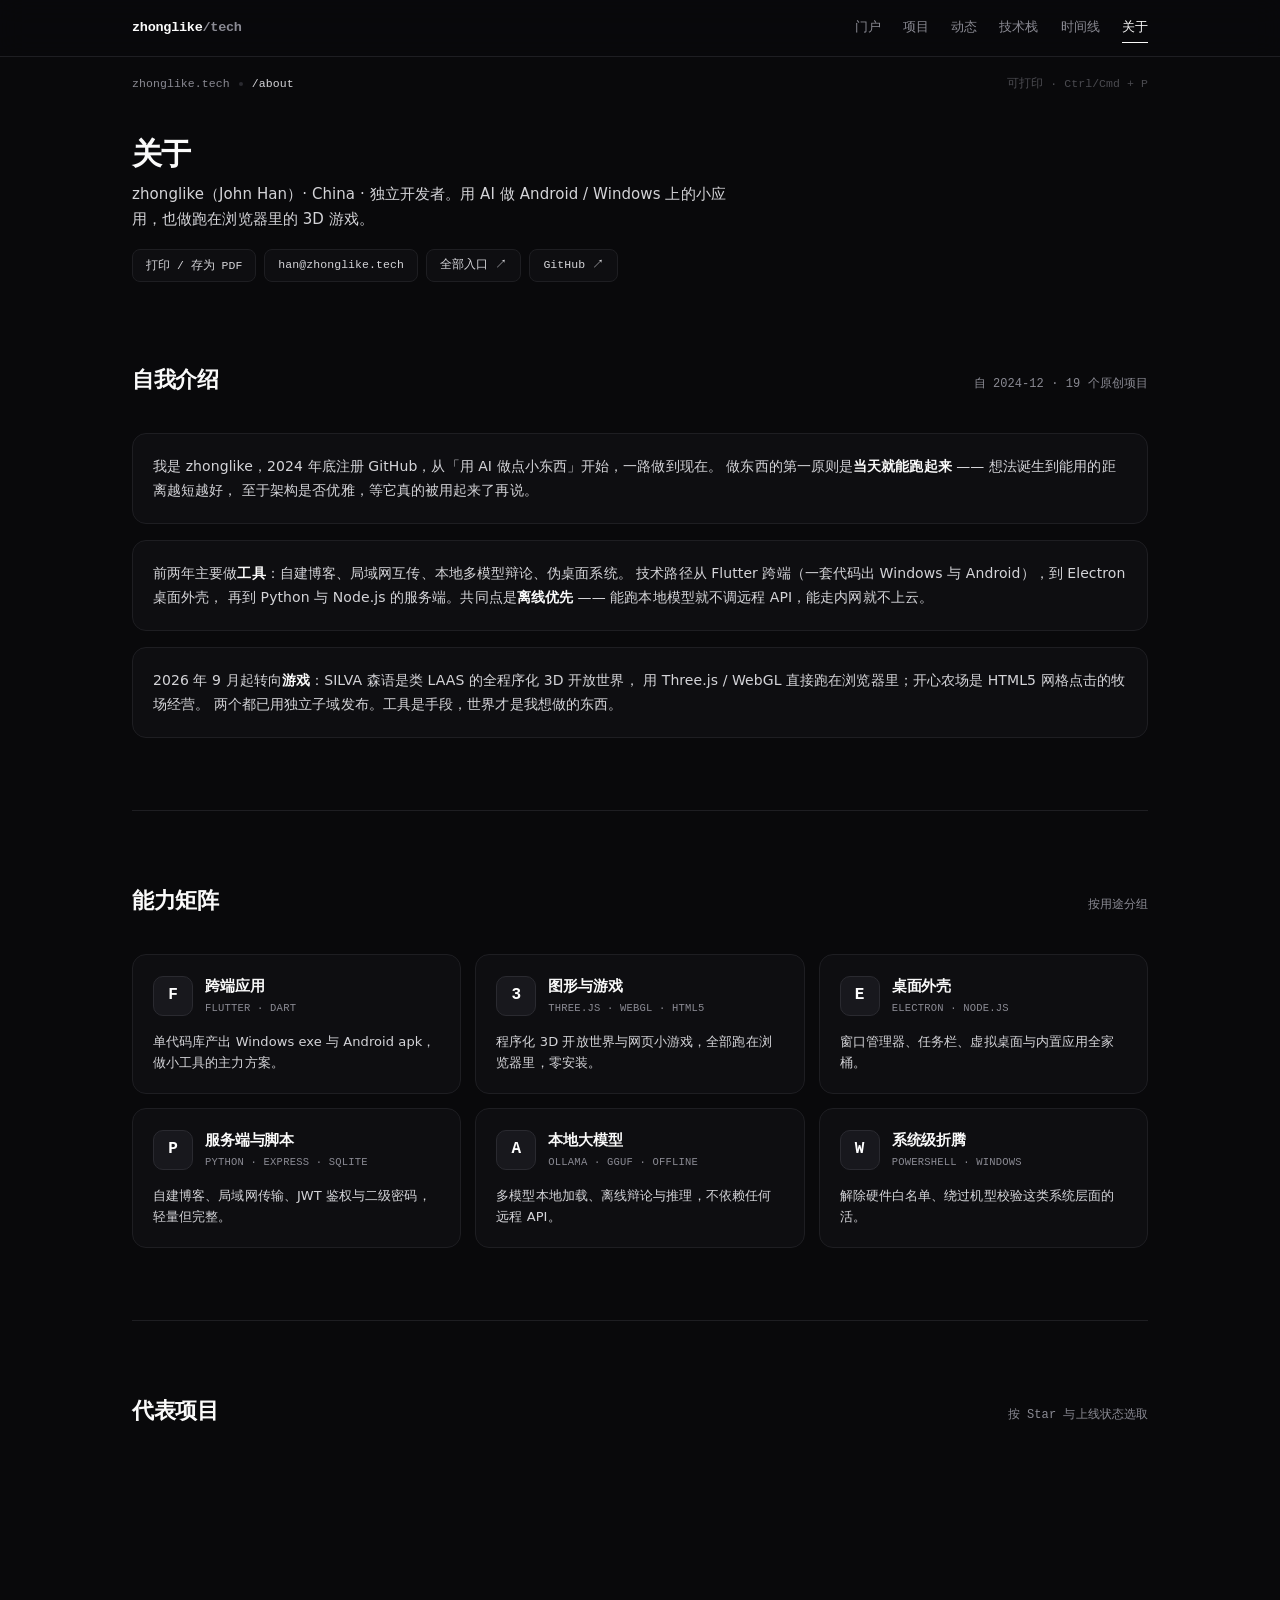
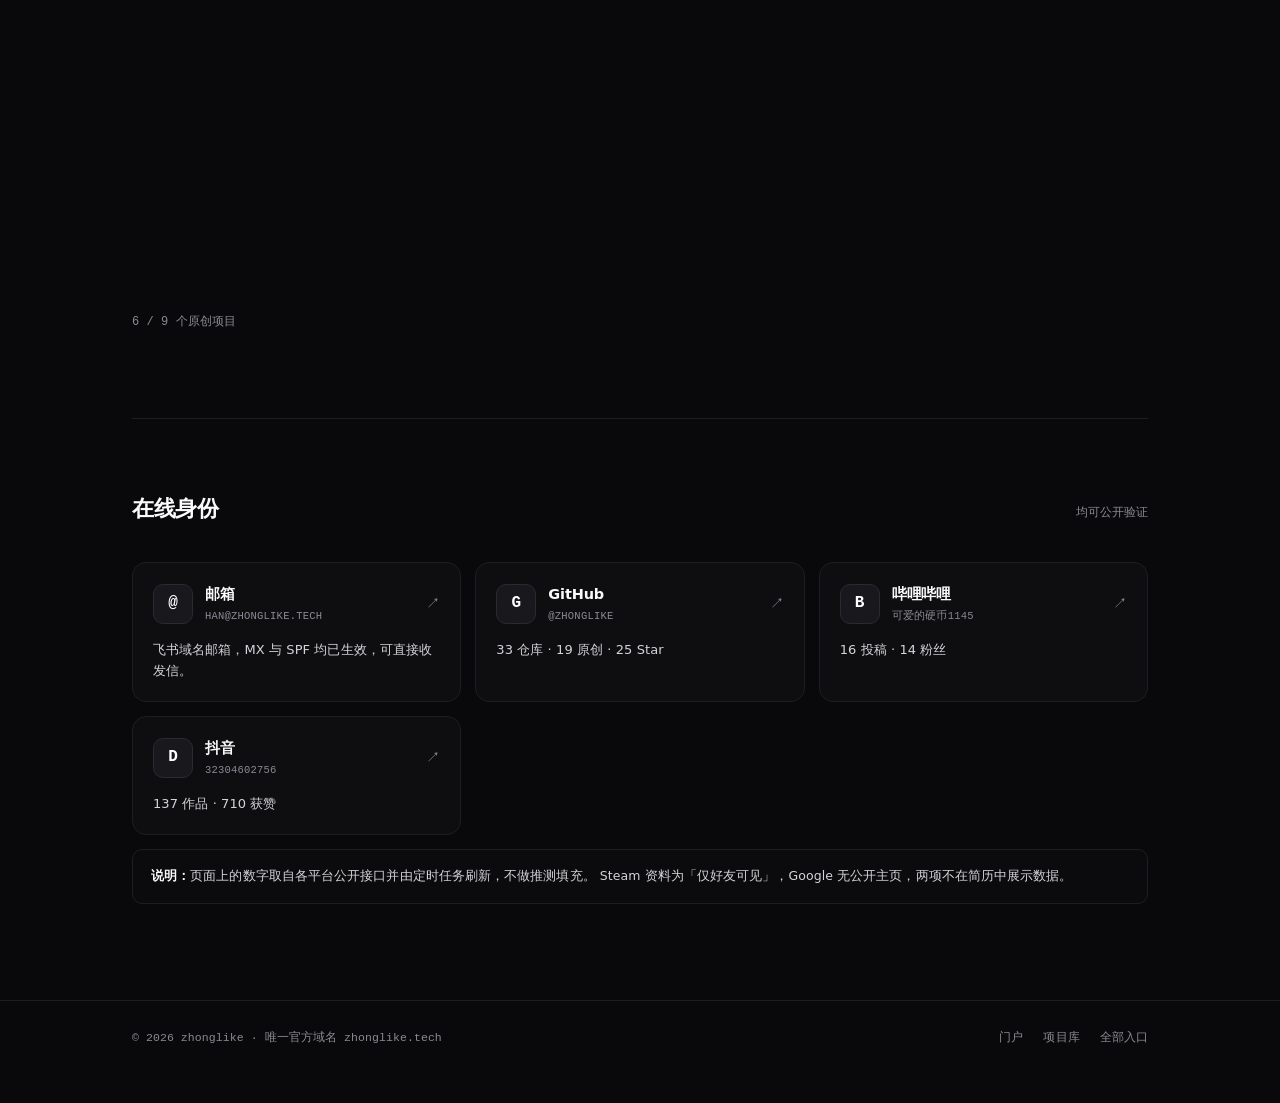
<file: about/index.html>
<!DOCTYPE html>
<html lang="zh-CN">
<head>
<meta charset="UTF-8" />
<meta name="viewport" content="width=device-width, initial-scale=1, viewport-fit=cover" />
<title>关于 · zhonglike</title>
<meta name="description" content="关于 zhonglike —— 用 AI 做小应用的独立开发者，也在做跑在浏览器里的 3D 游戏。可打印简历版。" />
<meta http-equiv="Content-Security-Policy" content="default-src 'none'; base-uri 'none'; form-action 'none'; frame-ancestors 'none'; frame-src 'none'; script-src 'self' 'unsafe-inline'; style-src 'self' 'unsafe-inline'; img-src 'self' data: https:; connect-src 'self'; font-src 'none'; media-src 'none'; object-src 'none'; worker-src 'none'; manifest-src 'none'" />
<meta name="referrer" content="no-referrer" />
<noscript><style>.rv{opacity:1!important;transform:none!important}</style></noscript>
<link rel="icon" href="data:image/svg+xml,%3Csvg xmlns='http://www.w3.org/2000/svg' viewBox='0 0 32 32'%3E%3Crect width='32' height='32' rx='8' fill='%230a0a0a'/%3E%3Ctext x='16' y='22' font-family='monospace' font-size='17' fill='%23fff' text-anchor='middle'%3Ez%3C/text%3E%3C/svg%3E" />
<link rel="stylesheet" href="/assets/site.css" />
</head>
<body>

<nav class="nav">
  <div class="wrap nav__in">
    <a class="nav__brand" href="/">zhonglike<span>/tech</span></a>
    <div class="nav__links">
      <a href="/" data-route="">门户</a>
      <a href="/projects/" data-route="projects">项目</a>
      <a href="/now/" data-route="now">动态</a>
      <a href="/stack/" data-route="stack">技术栈</a>
      <a href="/timeline/" data-route="timeline">时间线</a>
      <a href="/about/" data-route="about">关于</a>
    </div>
  </div>
</nav>

<div class="wrap">
  <div class="crumb">
    <a href="/">zhonglike.tech</a><span class="dot"></span><b>/about</b>
    <em style="margin-left:auto">可打印 · Ctrl/Cmd + P</em>
  </div>

  <header class="ph">
    <div class="ph__t">关于</div>
    <p class="ph__d">
      zhonglike（John Han）· China · 独立开发者。用 AI 做 Android / Windows 上的小应用，也做跑在浏览器里的 3D 游戏。
    </p>
    <div class="meta no-print" style="margin-top:18px">
      <button class="fbtn" id="printBtn" type="button">打印 / 存为 PDF</button>
      <a class="fbtn" href="mailto:han@zhonglike.tech">han@zhonglike.tech</a>
      <a class="fbtn" href="/links/">全部入口 ↗</a>
      <a class="fbtn" href="https://github.com/zhonglike" target="_blank" rel="noopener noreferrer">GitHub ↗</a>
    </div>
  </header>

  <section>
    <div class="sec-head">
      <h2 class="sec-title">自我介绍</h2>
      <span class="sec-note">自 2024-12 · <span data-stat="github.orig_repos">9</span> 个原创项目</span>
    </div>
    <div class="grid" style="gap:16px">
      <div class="card rv">
        <p class="card__desc" style="font-size:14px;line-height:1.75">
          我是 zhonglike，2024 年底注册 GitHub，从「用 AI 做点小东西」开始，一路做到现在。
          做东西的第一原则是<b style="color:var(--fg)">当天就能跑起来</b> —— 想法诞生到能用的距离越短越好，
          至于架构是否优雅，等它真的被用起来了再说。
        </p>
      </div>
      <div class="card rv">
        <p class="card__desc" style="font-size:14px;line-height:1.75">
          前两年主要做<b style="color:var(--fg)">工具</b>：自建博客、局域网互传、本地多模型辩论、伪桌面系统。
          技术路径从 Flutter 跨端（一套代码出 Windows 与 Android），到 Electron 桌面外壳，
          再到 Python 与 Node.js 的服务端。共同点是<b style="color:var(--fg)">离线优先</b> ——
          能跑本地模型就不调远程 API，能走内网就不上云。
        </p>
      </div>
      <div class="card rv">
        <p class="card__desc" style="font-size:14px;line-height:1.75">
          2026 年 9 月起转向<b style="color:var(--fg)">游戏</b>：SILVA 森语是类 LAAS 的全程序化 3D 开放世界，
          用 Three.js / WebGL 直接跑在浏览器里；开心农场是 HTML5 网格点击的牧场经营。
          两个都已用独立子域发布。工具是手段，世界才是我想做的东西。
        </p>
      </div>
    </div>
  </section>

  <section>
    <div class="sec-head">
      <h2 class="sec-title">能力矩阵</h2>
      <span class="sec-note">按用途分组</span>
    </div>
    <div class="grid g3">
      <div class="card rv">
        <div class="card__head"><div class="card__logo">F</div>
          <div><div class="card__name">跨端应用</div><div class="card__plat">FLUTTER · DART</div></div>
        </div>
        <p class="card__desc">单代码库产出 Windows exe 与 Android apk，做小工具的主力方案。</p>
      </div>
      <div class="card rv">
        <div class="card__head"><div class="card__logo">3</div>
          <div><div class="card__name">图形与游戏</div><div class="card__plat">THREE.JS · WEBGL · HTML5</div></div>
        </div>
        <p class="card__desc">程序化 3D 开放世界与网页小游戏，全部跑在浏览器里，零安装。</p>
      </div>
      <div class="card rv">
        <div class="card__head"><div class="card__logo">E</div>
          <div><div class="card__name">桌面外壳</div><div class="card__plat">ELECTRON · NODE.JS</div></div>
        </div>
        <p class="card__desc">窗口管理器、任务栏、虚拟桌面与内置应用全家桶。</p>
      </div>
      <div class="card rv">
        <div class="card__head"><div class="card__logo">P</div>
          <div><div class="card__name">服务端与脚本</div><div class="card__plat">PYTHON · EXPRESS · SQLITE</div></div>
        </div>
        <p class="card__desc">自建博客、局域网传输、JWT 鉴权与二级密码，轻量但完整。</p>
      </div>
      <div class="card rv">
        <div class="card__head"><div class="card__logo">A</div>
          <div><div class="card__name">本地大模型</div><div class="card__plat">OLLAMA · GGUF · OFFLINE</div></div>
        </div>
        <p class="card__desc">多模型本地加载、离线辩论与推理，不依赖任何远程 API。</p>
      </div>
      <div class="card rv">
        <div class="card__head"><div class="card__logo">W</div>
          <div><div class="card__name">系统级折腾</div><div class="card__plat">POWERSHELL · WINDOWS</div></div>
        </div>
        <p class="card__desc">解除硬件白名单、绕过机型校验这类系统层面的活。</p>
      </div>
    </div>
  </section>

  <section>
    <div class="sec-head">
      <h2 class="sec-title">代表项目</h2>
      <span class="sec-note">按 Star 与上线状态选取</span>
    </div>
    <div class="grid g3" id="picks"></div>
    <div class="sk" id="pstate">读取中 …</div>
  </section>

  <section>
    <div class="sec-head">
      <h2 class="sec-title">在线身份</h2>
      <span class="sec-note">均可公开验证</span>
    </div>
    <div class="grid g3">
      <a class="card rv" href="mailto:han@zhonglike.tech">
        <div class="card__head"><div class="card__logo">@</div>
          <div><div class="card__name">邮箱</div><div class="card__plat">HAN@ZHONGLIKE.TECH</div></div>
          <span class="card__arrow">↗</span>
        </div>
        <p class="card__desc">飞书域名邮箱，MX 与 SPF 均已生效，可直接收发信。</p>
      </a>
      <a class="card rv" href="https://github.com/zhonglike" target="_blank" rel="noopener noreferrer">
        <div class="card__head"><div class="card__logo">G</div>
          <div><div class="card__name">GitHub</div><div class="card__plat">@ZHONGLIKE</div></div>
          <span class="card__arrow">↗</span>
        </div>
        <p class="card__desc"><span data-stat="github.repos">15</span> 仓库 · <span data-stat="github.orig_repos">9</span> 原创 · <span data-stat="github.stars">8</span> Star</p>
      </a>
      <a class="card rv" href="https://space.bilibili.com/3493271126935853" target="_blank" rel="noopener noreferrer">
        <div class="card__head"><div class="card__logo">B</div>
          <div><div class="card__name">哔哩哔哩</div><div class="card__plat">可爱的硬币1145</div></div>
          <span class="card__arrow">↗</span>
        </div>
        <p class="card__desc"><span data-stat="bilibili.videos">16</span> 投稿 · <span data-stat="bilibili.fans">15</span> 粉丝</p>
      </a>
      <a class="card rv" href="https://www.douyin.com/user/MS4wLjABAAAA5J8q0yjNvN2gPwe9WgMGsHBjkQOs_iPEKVBcFobpgQyBSyikwbABUDuaGJC1pIXg" target="_blank" rel="noopener noreferrer">
        <div class="card__head"><div class="card__logo">D</div>
          <div><div class="card__name">抖音</div><div class="card__plat">32304602756</div></div>
          <span class="card__arrow">↗</span>
        </div>
        <p class="card__desc"><span data-stat="douyin_b.works">122</span> 作品 · <span data-stat="douyin_b.likes">670</span> 获赞</p>
      </a>
    </div>

    <div class="note">
      <b>说明：</b>页面上的数字取自各平台公开接口并由定时任务刷新，不做推测填充。
      Steam 资料为「仅好友可见」，Google 无公开主页，两项不在简历中展示数据。
    </div>
  </section>
</div>

<footer>
  <div class="wrap foot">
    <p>© 2026 zhonglike · 唯一官方域名 zhonglike.tech</p>
    <div class="foot__links">
      <a href="/">门户</a>
      <a href="/projects/">项目库</a>
      <a href="/links/">全部入口</a>
    </div>
  </div>
</footer>

<script src="/assets/site.js"></script>
<script>
(function () {
  var picks = document.getElementById('picks');
  var state = document.getElementById('pstate');
  var pb = document.getElementById('printBtn');
  if (pb) pb.addEventListener('click', function () { window.print(); });

  function card(p) {
    var el = ZL.el('div', 'proj rv');
    el.appendChild(ZL.el('h3', null, p.name));
    el.appendChild(ZL.el('p', 'proj__desc', (p.desc || '').slice(0, 90)));
    var f = ZL.el('div', 'proj__foot');
    f.appendChild(ZL.el('span', null, p.lang || 'Other'));
    f.appendChild(ZL.el('span', null, '★ ' + (p.stars || 0)));
    if (p.site) f.appendChild(ZL.el('span', null, '已上线'));
    el.appendChild(f);
    return el;
  }

  ZL.json('/data/projects.json')
    .then(function (d) {
      var items = (d && d.items) || [];
      var top = items.slice().sort(function (a, b) {
        return (b.stars || 0) - (a.stars || 0) || (b.site ? 1 : 0) - (a.site ? 1 : 0);
      }).slice(0, 6);
      if (!top.length) { state.textContent = '暂无项目数据'; return; }
      picks.innerHTML = '';
      top.forEach(function (p) { picks.appendChild(card(p)); });
      state.textContent = top.length + ' / ' + items.length + ' 个原创项目';
    })
    .catch(function () {
      state.className = 'sk sk--err';
      state.textContent = '项目数据暂时无法加载，可到项目库页查看。';
    });
})();
</script>
</body>
</html>
</file>
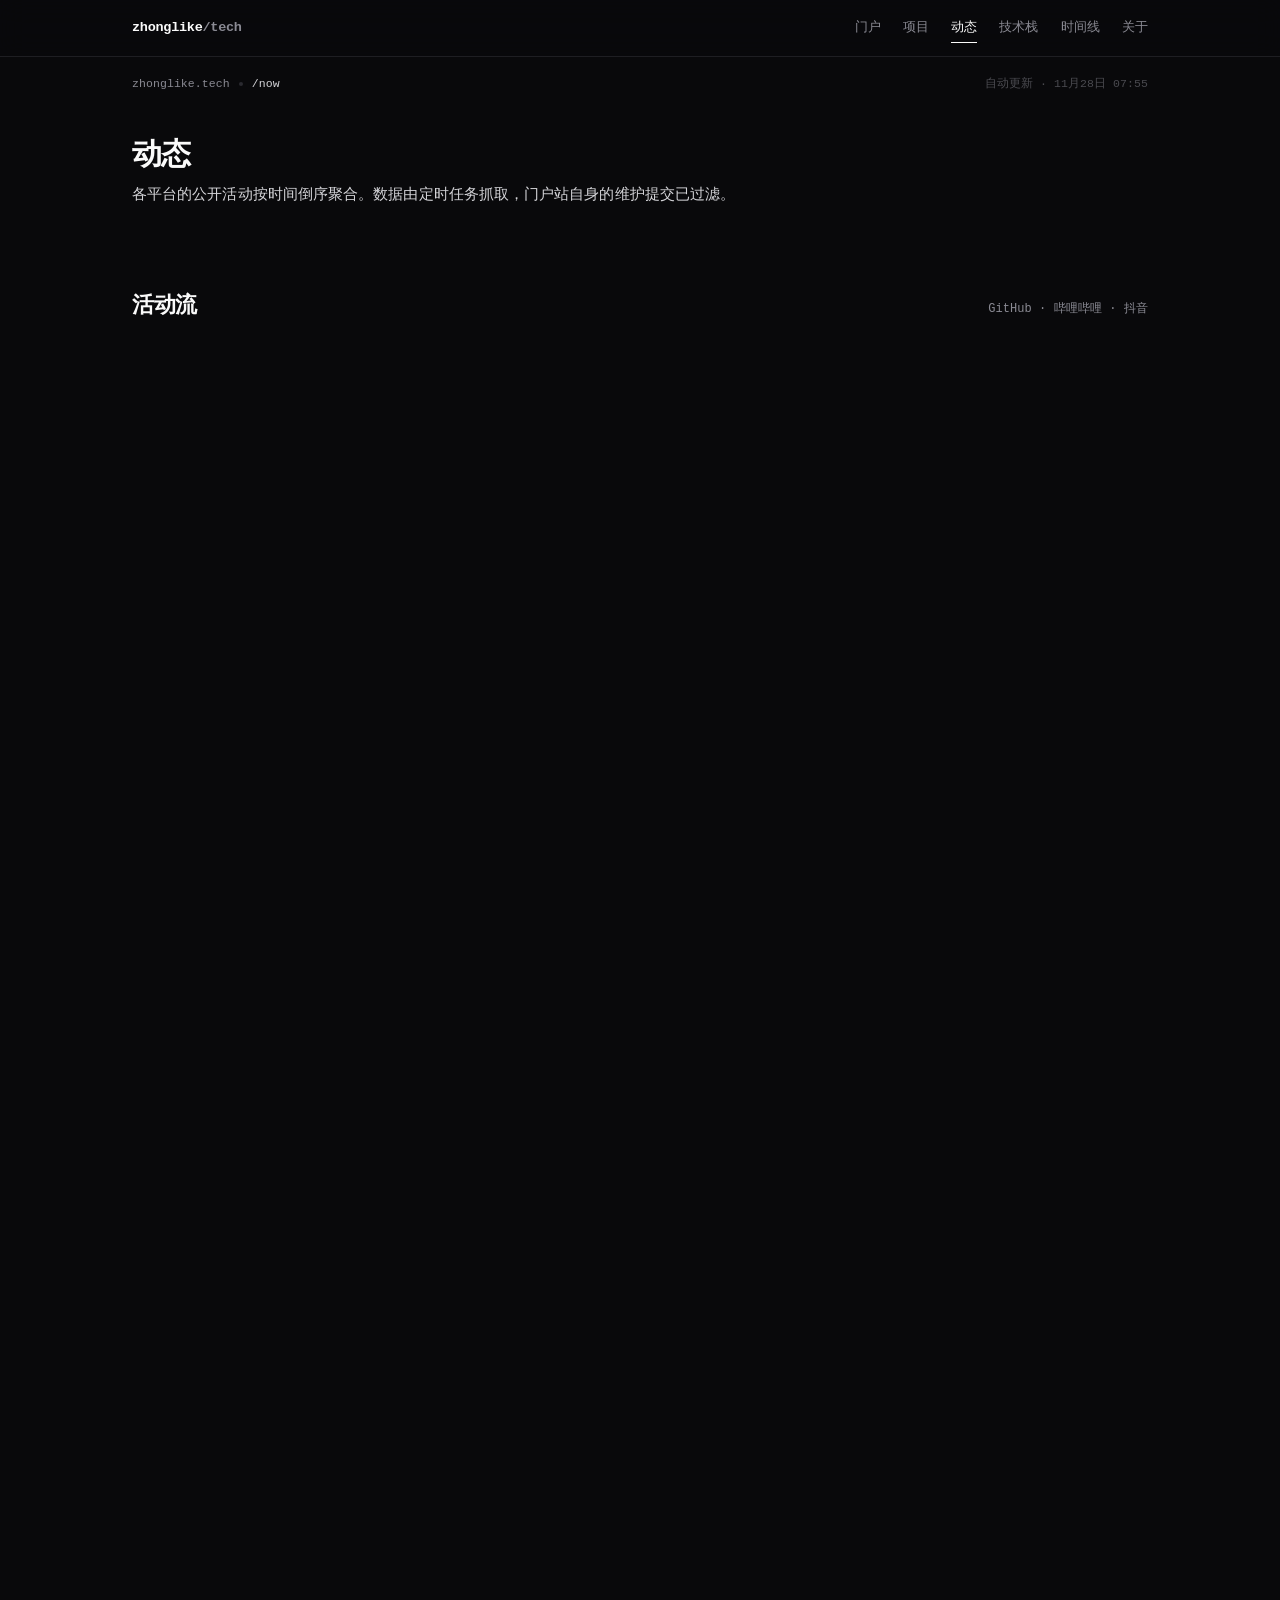
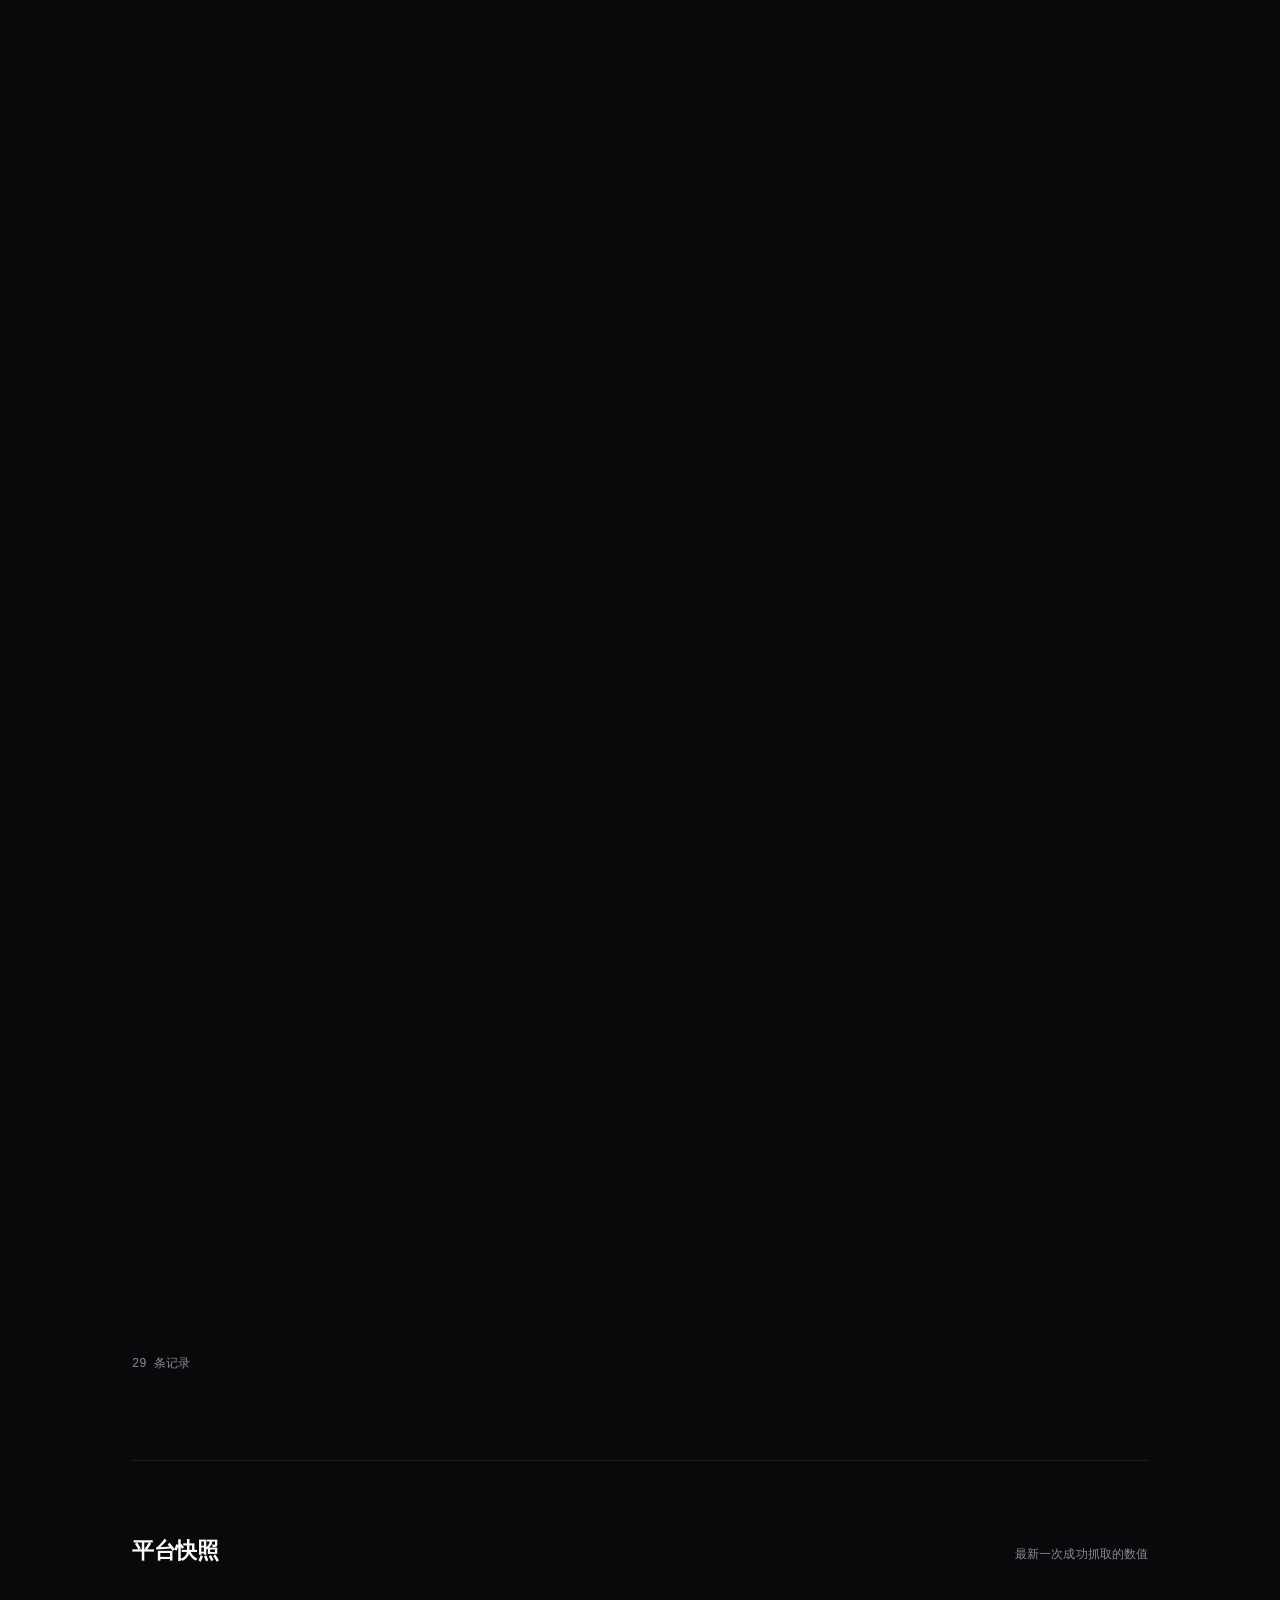
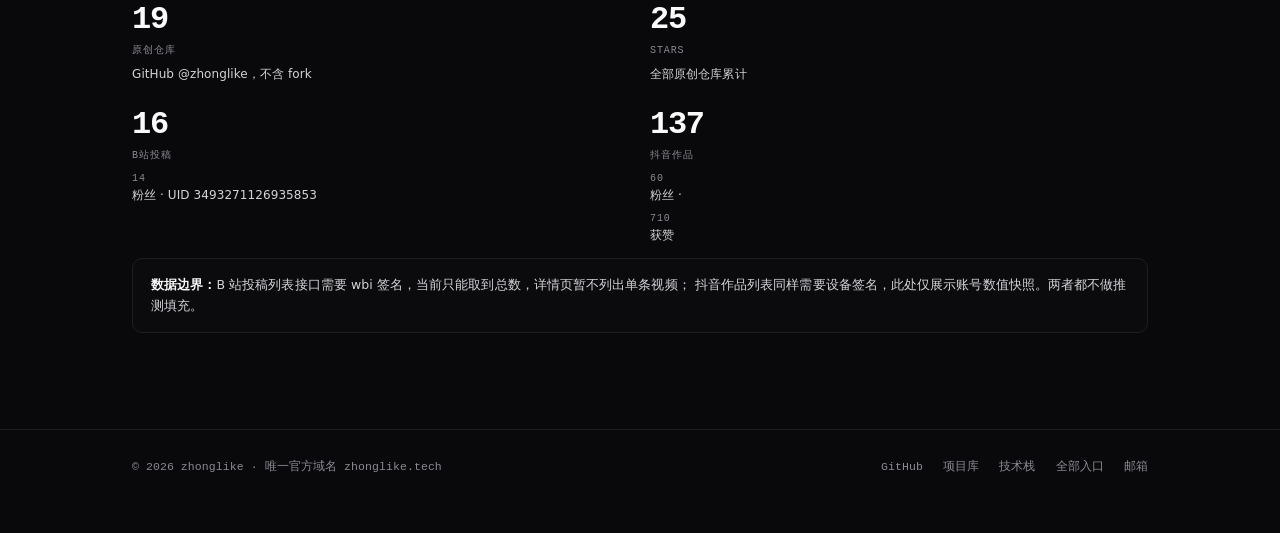
<file: now/index.html>
<!DOCTYPE html>
<html lang="zh-CN">
<head>
<meta charset="UTF-8" />
<meta name="viewport" content="width=device-width, initial-scale=1, viewport-fit=cover" />
<title>动态 · zhonglike</title>
<meta name="description" content="zhonglike 的实时动态流 —— GitHub 提交与开源动作、B站投稿、抖音数据快照。" />
<meta http-equiv="Content-Security-Policy" content="default-src 'none'; base-uri 'none'; form-action 'none'; frame-ancestors 'none'; frame-src 'none'; script-src 'self' 'unsafe-inline'; style-src 'self' 'unsafe-inline'; img-src 'self' data: https:; connect-src 'self'; font-src 'none'; media-src 'none'; object-src 'none'; worker-src 'none'; manifest-src 'none'" />
<meta name="referrer" content="no-referrer" />
<noscript><style>.rv{opacity:1!important;transform:none!important}</style></noscript>
<link rel="icon" href="data:image/svg+xml,%3Csvg xmlns='http://www.w3.org/2000/svg' viewBox='0 0 32 32'%3E%3Crect width='32' height='32' rx='8' fill='%230a0a0a'/%3E%3Ctext x='16' y='22' font-family='monospace' font-size='17' fill='%23fff' text-anchor='middle'%3Ez%3C/text%3E%3C/svg%3E" />
<link rel="stylesheet" href="/assets/site.css" />
</head>
<body>

<nav class="nav">
  <div class="wrap nav__in">
    <a class="nav__brand" href="/">zhonglike<span>/tech</span></a>
    <div class="nav__links">
      <a href="/" data-route="">门户</a>
      <a href="/projects/" data-route="projects">项目</a>
      <a href="/now/" data-route="now">动态</a>
      <a href="/stack/" data-route="stack">技术栈</a>
      <a href="/timeline/" data-route="timeline">时间线</a>
      <a href="/about/" data-route="about">关于</a>
    </div>
  </div>
</nav>

<div class="wrap">
  <div class="crumb">
    <a href="/">zhonglike.tech</a><span class="dot"></span><b>/now</b>
    <em style="margin-left:auto">自动更新 · <span id="stamp-time">读取中</span></em>
  </div>

  <header class="ph">
    <div class="ph__t">动态</div>
    <p class="ph__d">
      各平台的公开活动按时间倒序聚合。数据由定时任务抓取，门户站自身的维护提交已过滤。
    </p>
  </header>

  <section>
    <div class="sec-head">
      <h2 class="sec-title">活动流</h2>
      <span class="sec-note">GitHub · 哔哩哔哩 · 抖音</span>
    </div>
    <div class="stream" id="stream"></div>
    <div class="sk" id="state">正在读取 data/activity.json …</div>
  </section>

  <section>
    <div class="sec-head">
      <h2 class="sec-title">平台快照</h2>
      <span class="sec-note">最新一次成功抓取的数值</span>
    </div>
    <div class="statgrid">
      <div>
        <b data-stat="github.orig_repos">9</b><span>原创仓库</span>
        <p>GitHub @zhonglike，不含 fork</p>
      </div>
      <div>
        <b data-stat="github.stars">8</b><span>Stars</span>
        <p>全部原创仓库累计</p>
      </div>
      <div>
        <b data-stat="bilibili.videos">16</b><span>B站投稿</span>
        <p><span data-stat="bilibili.fans">15</span> 粉丝 · UID 3493271126935853</p>
      </div>
      <div>
        <b data-stat="douyin_b.works">122</b><span>抖音作品</span>
        <p><span data-stat="douyin_b.fans">70</span> 粉丝 · <span data-stat="douyin_b.likes">670</span> 获赞</p>
      </div>
    </div>

    <div class="note">
      <b>数据边界：</b>B 站投稿列表接口需要 wbi 签名，当前只能取到总数，详情页暂不列出单条视频；
      抖音作品列表同样需要设备签名，此处仅展示账号数值快照。两者都不做推测填充。
    </div>
  </section>
</div>

<footer>
  <div class="wrap foot">
    <p>© 2026 zhonglike · 唯一官方域名 zhonglike.tech</p>
    <div class="foot__links">
      <a href="https://github.com/zhonglike" target="_blank" rel="noopener noreferrer">GitHub</a>
      <a href="/projects/">项目库</a>
      <a href="/stack/">技术栈</a>
          <a href="/links/">全部入口</a>
          <a href="mailto:han@zhonglike.tech">邮箱</a>
    </div>
  </div>
</footer>

<script src="/assets/site.js"></script>
<script>
(function () {
  var SRC = { github: { i: 'GH', n: 'GitHub' }, bilibili: { i: 'BL', n: '哔哩哔哩' }, douyin: { i: 'DY', n: '抖音' } };
  var stream = document.getElementById('stream');
  var state = document.getElementById('state');

  function row(e) {
    var s = SRC[e.src] || { i: '··', n: e.src || '' };
    var el = ZL.el('article', 'ev rv');

    el.appendChild(ZL.el('div', 'ev__d', ZL.ymd(e.at) || '—'));
    el.appendChild(ZL.el('div', 'ev__i', s.i));

    var b = ZL.el('div', 'ev__b');
    var t = ZL.el('div', 'ev__t');
    if (e.url) {
      var a = ZL.el('a', null, e.title);
      a.href = e.url; a.target = '_blank'; a.rel = 'noopener noreferrer';
      t.appendChild(a);
    } else {
      t.textContent = e.title;
    }
    b.appendChild(t);

    if (e.extra) {
      var x = ZL.el('div');
      x.style.cssText = 'font-family:var(--mono);font-size:11.5px;color:var(--fg-3);margin-top:4px;word-break:break-word';
      x.textContent = e.extra;
      b.appendChild(x);
    }

    var m = ZL.el('div', 'ev__m');
    m.appendChild(ZL.el('span', 'ev__s', s.n));
    if (e.kind) m.appendChild(ZL.el('span', null, e.kind));
    var ago = ZL.ago(e.at);
    if (ago) m.appendChild(ZL.el('span', null, ago));
    b.appendChild(m);

    el.appendChild(b);
    return el;
  }

  ZL.json('/data/activity.json')
    .then(function (d) {
      var items = (d && d.items) || [];
      if (!items.length) {
        state.textContent = '暂无活动记录';
        return;
      }
      stream.innerHTML = '';
      items.forEach(function (e) { stream.appendChild(row(e)); });
      state.textContent = items.length + ' 条记录';
    })
    .catch(function () {
      state.className = 'sk sk--err';
      state.textContent = '动态数据暂时无法加载，请稍后重试或直接访问 GitHub 主页。';
    });
})();
</script>
</body>
</html>
</file>
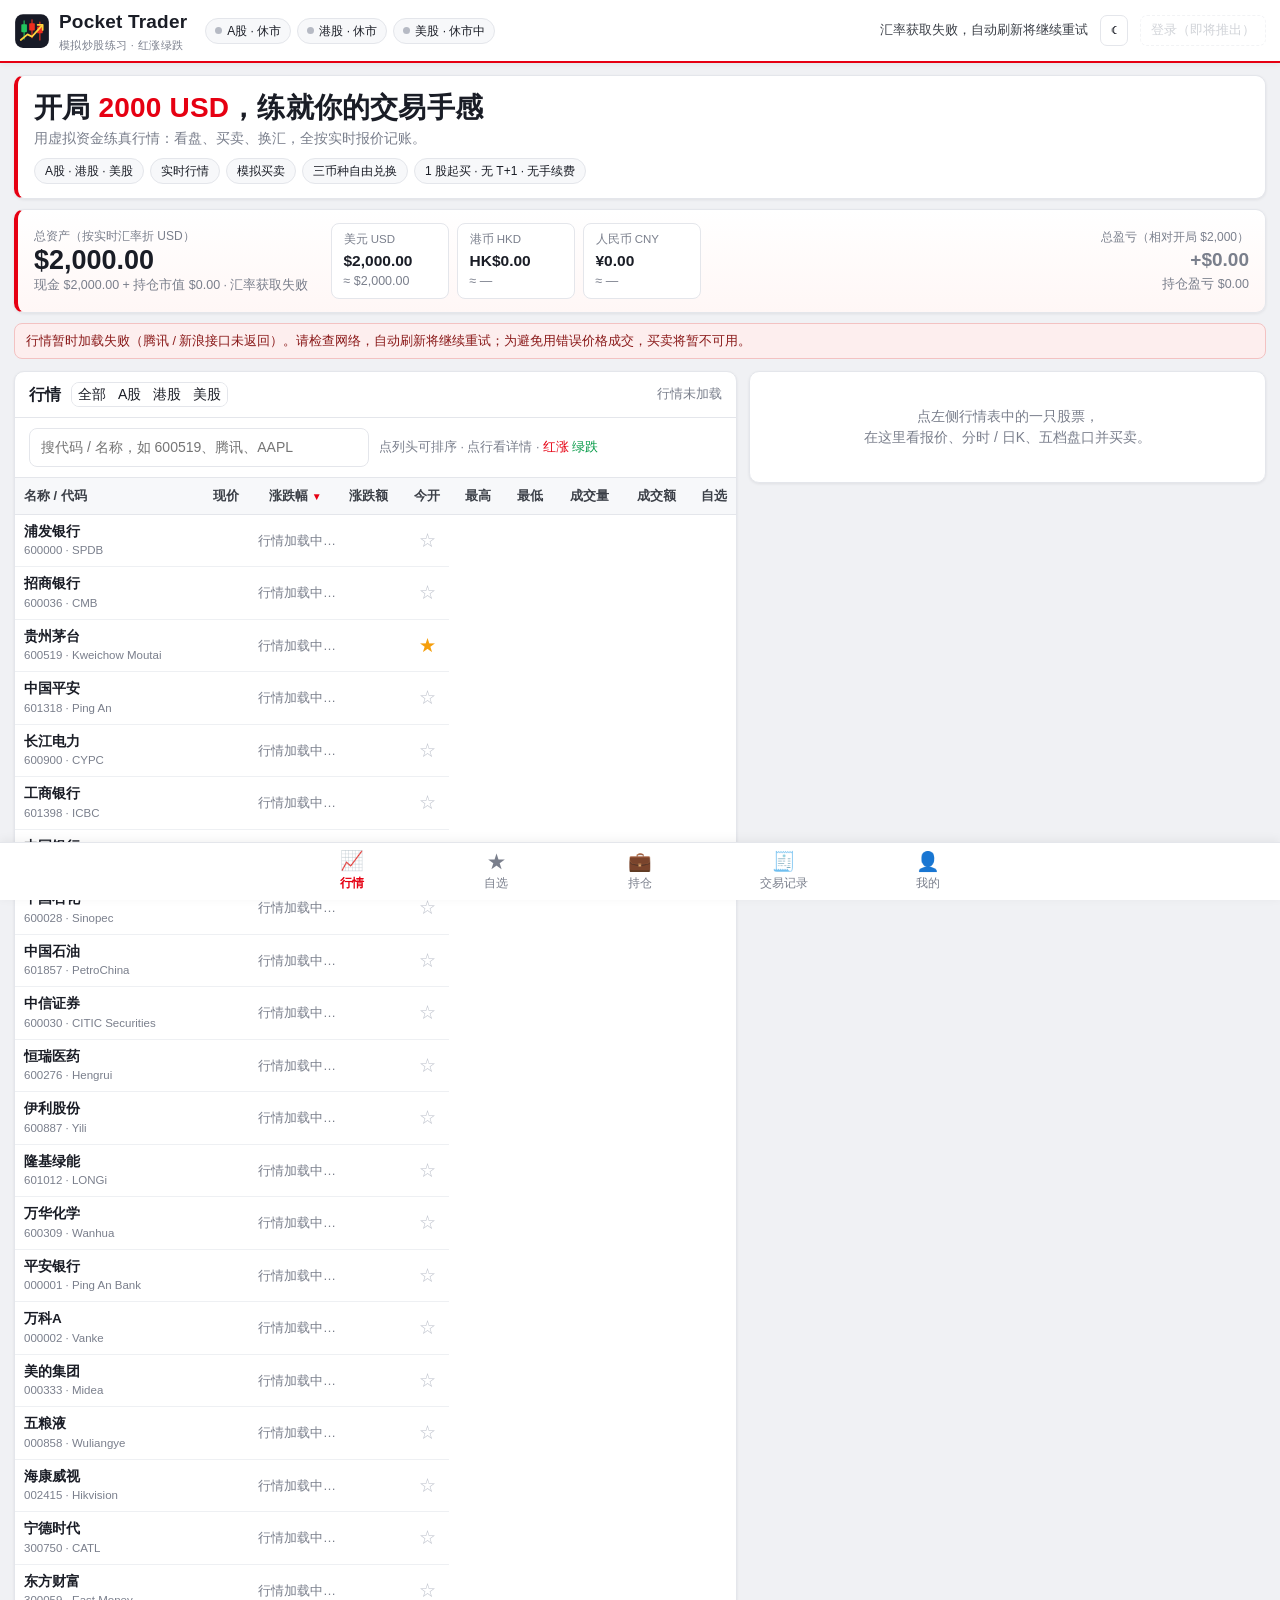
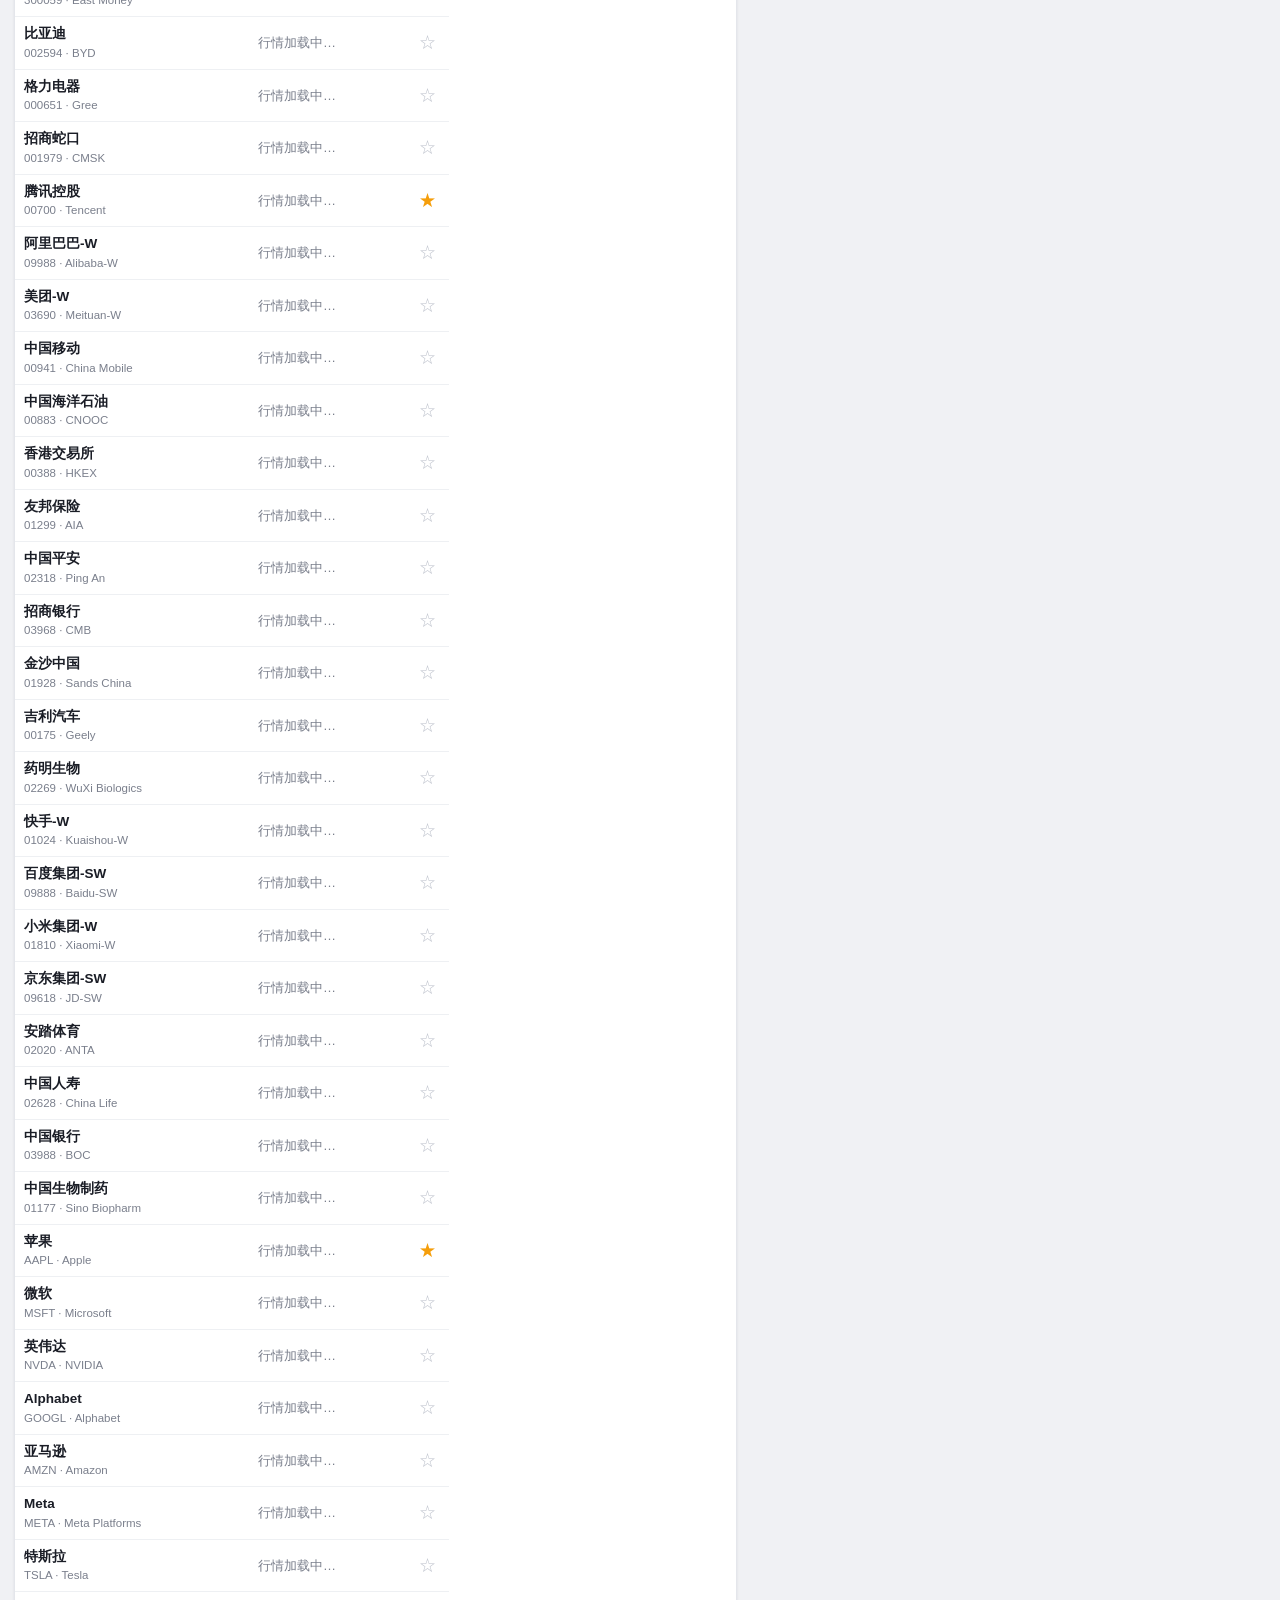
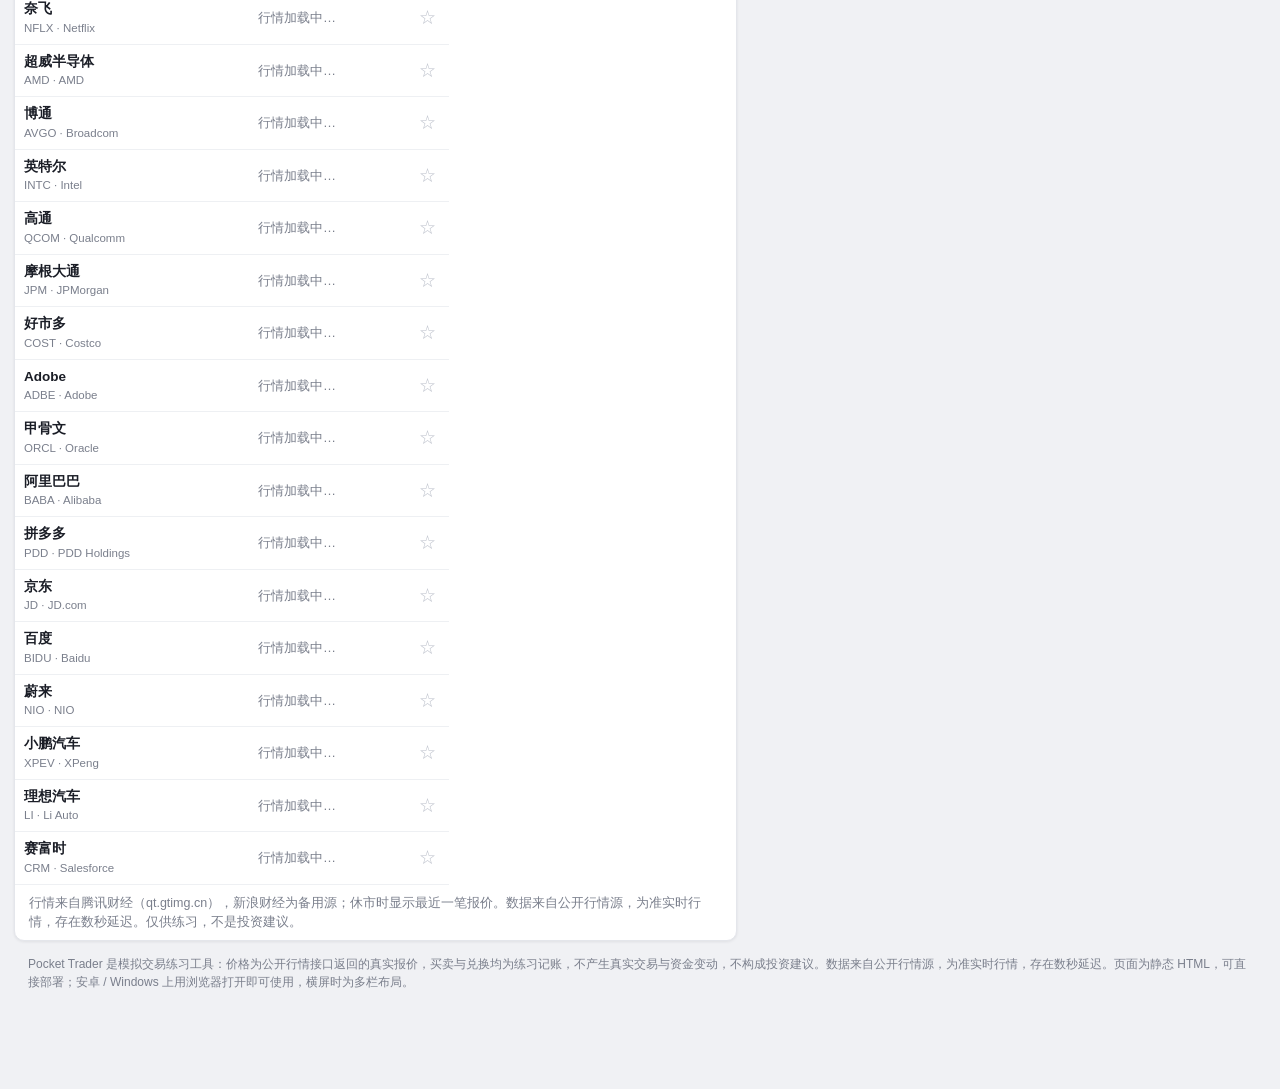
<file: pocket-trader/index.html>
<!doctype html>
<html lang="zh-CN">
<head>
<meta charset="utf-8" />
<meta name="viewport" content="width=device-width, initial-scale=1, viewport-fit=cover" />
<meta name="color-scheme" content="light dark" />
<link rel="icon" href="[data-uri]" type="image/svg+xml" />
<title>Pocket Trader — 模拟炒股练习</title>
<style>
:root{
  --red:#e60012; --red-dk:#c4000f; --green:#009944; --green-dk:#007a37;
  --ink:#1a1d26; --muted:#7a7f8c; --line:#e4e6eb; --bg:#f0f1f4; --card:#ffffff;
  --amber:#f59e0b; --blue:#1f5fd6; --radius:10px;
  --shadow:0 1px 3px rgba(20,24,40,.08);
  --surface:#ffffff; --surface2:#f7f8fa; --ink2:#3c4048; --line2:#eef0f3;
  --hover:#fff5f4; --selBg:#fff0ef; --surfaceTint:#fff7f6; --redSoft:#f3c2c2;
  --redBg:#e60012; --redBgHover:#c4000f; --greenBg:#009944; --greenBgHover:#007a37;
}
*{box-sizing:border-box}
html{-webkit-text-size-adjust:100%}
body{margin:0;background:var(--bg);color:var(--ink);font:14px/1.5 -apple-system,BlinkMacSystemFont,"PingFang SC","Hiragino Sans GB","Microsoft YaHei","Noto Sans SC",Arial,sans-serif;padding-bottom:86px}
button,input,select{font:inherit}
button{cursor:pointer}
a{color:var(--blue)}
.num{font-variant-numeric:tabular-nums;font-feature-settings:"tnum"}
.up{color:var(--red)} .down{color:var(--green)} .flat{color:var(--muted)}
/* ---------- header ---------- */
.topbar{position:sticky;top:0;z-index:40;background:var(--surface);border-bottom:2px solid var(--red);box-shadow:0 1px 6px rgba(0,0,0,.06)}
.topbar-in{max-width:1280px;margin:0 auto;padding:8px 14px;display:flex;align-items:center;gap:12px;flex-wrap:wrap}
.brand{display:flex;align-items:center;gap:9px;text-decoration:none;color:var(--ink)}
.brand svg{width:36px;height:36px;flex:none}
.brand b{font-size:19px;letter-spacing:.2px}
.brand small{display:block;font-size:11px;color:var(--muted);font-weight:400;letter-spacing:.4px}
.status-chips{display:flex;gap:6px;flex-wrap:wrap;margin-left:6px}
.chip{font-size:12px;border:1px solid var(--line);border-radius:999px;padding:3px 9px;background:var(--surface2);white-space:nowrap}
.chip i{display:inline-block;width:7px;height:7px;border-radius:50%;margin-right:5px;vertical-align:1px}
.chip.open i{background:var(--red)} .chip.closed i{background:#b6bac4}
.fx-strip{margin-left:auto;display:flex;align-items:center;gap:10px;flex-wrap:wrap;font-size:12.5px;color:var(--ink2)}
.fx-strip b{color:var(--ink)}
.btn{border:1px solid var(--line);background:var(--surface);border-radius:8px;padding:8px 13px;font-size:13.5px;color:var(--ink)}
.btn:hover{border-color:#c9cdd6;background:var(--surface2)}
.btn-red{background:var(--redBg);border-color:var(--redBg);color:#fff;font-weight:700}
.btn-red:hover{background:var(--redBgHover);border-color:var(--redBgHover)}
.btn-green{background:var(--greenBg);border-color:var(--greenBg);color:#fff;font-weight:700}
.btn-green:hover{background:var(--greenBgHover)}
.btn:disabled,.btn[disabled]{opacity:.45;cursor:not-allowed}
.btn-sm{padding:5px 10px;font-size:12.5px;border-radius:7px}
.login-btn{color:#9aa0ab;border-style:dashed}
/* ---------- asset strip ---------- */
.wrap{max-width:1280px;margin:0 auto;padding:12px 14px}
.asset-strip{background:linear-gradient(180deg,var(--surface),var(--surfaceTint));border:1px solid var(--line);border-left:4px solid var(--red);border-radius:var(--radius);box-shadow:var(--shadow);padding:13px 16px;display:flex;gap:22px;flex-wrap:wrap;align-items:center}
.asset-main .lbl{font-size:12px;color:var(--muted)}
.asset-main .val{font-size:27px;font-weight:800;line-height:1.15}
.asset-main .sub{font-size:12.5px;color:var(--muted)}
.cash-chips{display:flex;gap:8px;flex-wrap:wrap}
.cash-chip{background:var(--surface);border:1px solid var(--line);border-radius:8px;padding:7px 12px;min-width:118px}
.cash-chip .c{font-size:11.5px;color:var(--muted)} .cash-chip .v{font-weight:700;font-size:15.5px}
.pnl-box{margin-left:auto;text-align:right}
.pnl-box .lbl{font-size:12px;color:var(--muted)} .pnl-box .v{font-size:19px;font-weight:800}
.notice{margin-top:10px;font-size:12.5px;color:#6b5a00;background:#fff8db;border:1px solid #f0df9a;border-radius:8px;padding:8px 11px}
.notice.err{color:#8a1a1a;background:#fdeeee;border-color:#f3c2c2}
.notice:empty{display:none}
/* ---------- views / panels ---------- */
.view{display:none;margin-top:12px}
.view.active{display:block}
.panel{background:var(--card);border:1px solid var(--line);border-radius:var(--radius);box-shadow:var(--shadow);overflow:hidden}
.panel-h{padding:10px 14px;border-bottom:1px solid var(--line);display:flex;align-items:center;gap:10px;flex-wrap:wrap}
.panel-h h2{font-size:15.5px;margin:0}
.panel-h .spacer{flex:1}
.toolbar{display:flex;gap:8px;flex-wrap:wrap;align-items:center}
.seg{display:inline-flex;border:1px solid var(--line);border-radius:8px;overflow:hidden}
.seg button{border:0;background:var(--surface);color:var(--ink)}padding:7px 13px;font-size:13px}
.seg button.on{background:var(--redBg);color:#fff;font-weight:700}
.search{flex:1;min-width:170px;max-width:340px;position:relative}
.search input{width:100%;border:1px solid var(--line);border-radius:8px;padding:8px 11px;outline:none;background:var(--surface);color:var(--ink)}
.search input:focus{border-color:var(--red)}
/* ---------- dense quote table ---------- */
.table-scroll{overflow-x:auto}
table.quotes{width:100%;border-collapse:collapse;font-size:13px;min-width:560px}
table.quotes th{position:sticky;top:0;background:var(--surface2);color:var(--ink2);font-weight:600;text-align:right;padding:8px 9px;border-bottom:1px solid var(--line);white-space:nowrap;cursor:pointer;user-select:none}
table.quotes th:first-child,table.quotes td:first-child{text-align:left}
table.quotes th .arrow{font-size:10px;color:var(--red)}
table.quotes td{padding:7px 9px;border-bottom:1px solid var(--line2);text-align:right;white-space:nowrap}
table.quotes tbody tr{cursor:pointer}
table.quotes tbody tr:hover{background:var(--hover)}
table.quotes tbody tr.sel{background:var(--selBg);box-shadow:inset 3px 0 0 var(--red)}
.stock-name{font-weight:700;font-size:13.5px}
.stock-code{font-size:11.5px;color:var(--muted)}
.pill{display:inline-block;min-width:64px;text-align:center;padding:2px 7px;border-radius:5px;color:#fff;font-weight:700;font-size:12.5px}
.pill.up{background:var(--redBg)} .pill.down{background:var(--greenBg)} .pill.flat{background:#9aa0ab}
.star{border:0;background:none;font-size:17px;color:#c3c7d0;padding:2px 4px;line-height:1}
.star.on{color:var(--amber)}
.row-empty td{text-align:center;color:var(--muted);padding:26px 10px;cursor:default}
/* ---------- market layout ---------- */
.market-grid{display:grid;grid-template-columns:minmax(0,7fr) minmax(0,5fr);gap:12px;align-items:start}
.detail{position:sticky;top:64px;scroll-margin-top:130px}
.q-head{padding:14px 16px 10px;border-bottom:1px solid var(--line)}
.q-head .nm{font-size:19px;font-weight:800;display:flex;gap:8px;align-items:center;flex-wrap:wrap}
.tag{font-size:11px;border:1px solid var(--line);border-radius:5px;padding:2px 6px;color:var(--ink2);background:var(--surface2)}
.q-price{display:flex;align-items:baseline;gap:12px;flex-wrap:wrap;margin-top:6px}
.q-price .p{font-size:32px;font-weight:800;line-height:1}
.q-price .c{font-size:15px;font-weight:700}
.q-price .t{font-size:12px;color:var(--muted)}
.grid-ind{display:grid;grid-template-columns:repeat(4,1fr);border-bottom:1px solid var(--line)}
.grid-ind div{padding:9px 12px;border-right:1px solid var(--line2)}
.grid-ind div:nth-child(4n){border-right:0}
.grid-ind .k{font-size:11.5px;color:var(--muted)} .grid-ind .v{font-weight:700;font-size:13.5px}
.chart-tabs{display:flex;gap:6px;padding:10px 14px 0}
.chart-tabs button{border:1px solid var(--line);background:var(--surface);color:var(--ink)}border-radius:999px;padding:5px 14px;font-size:12.5px}
.chart-tabs button.on{background:var(--ink);color:var(--bg);border-color:var(--ink)}
.chart-box{padding:8px 10px 4px}
#chart{width:100%;height:230px;display:block}
.chart-note{font-size:12px;color:var(--muted);padding:0 14px 8px}
.legend{font-size:12px;color:var(--muted);padding:0 14px 10px}
.legend i{display:inline-block;width:16px;height:3px;border-radius:2px;vertical-align:middle;margin:0 4px 0 10px}
.ob-wrap{display:grid;grid-template-columns:1fr 1fr;gap:0;border-top:1px solid var(--line)}
.ob{padding:10px 14px}
.ob h3{margin:0 0 6px;font-size:13px}
.ob table{width:100%;border-collapse:collapse;font-size:12.5px}
.ob td{padding:3.5px 4px;text-align:right}
.ob td:first-child{text-align:left;color:var(--muted)}
.ob .lvl{color:var(--muted);font-size:11.5px}
/* ---------- trade panel ---------- */
.trade{padding:13px 16px 15px;border-top:1px solid var(--line)}
.trade h3{margin:0 0 10px;font-size:14.5px}
.qty-row{display:flex;gap:8px;align-items:center}
.qty-row button{width:40px;height:40px;border:1px solid var(--line);background:var(--surface);color:var(--ink)}border-radius:8px;font-size:18px}
.qty-row input{flex:1;min-width:0;border:1px solid var(--line);border-radius:8px;padding:10px 12px;text-align:center;font-size:16px;font-weight:700;outline:none;background:var(--surface);color:var(--ink)}
.qty-row input:focus{border-color:var(--red)}
.quick{display:flex;gap:6px;margin:9px 0;flex-wrap:wrap}
.quick button{border:1px solid var(--line);background:var(--surface2);color:var(--ink)}border-radius:999px;padding:5px 12px;font-size:12.5px}
.est{font-size:13px;color:var(--ink2);background:var(--surface2);border-radius:8px;padding:9px 11px;margin-bottom:11px}
.est b{color:var(--ink)}
.trade-btns{display:grid;grid-template-columns:1fr 1fr;gap:10px}
.trade-btns button{height:44px;border:0;border-radius:9px;font-size:16px;font-weight:800;color:#fff}
.trade-btns .buy{background:var(--redBg)} .trade-btns .sell{background:var(--greenBg)}
.trade-btns button:disabled{opacity:.4;cursor:not-allowed}
.hint{font-size:12.5px;color:#8a5a00;margin-top:9px}
.hint button{border:0;background:none;color:var(--blue);text-decoration:underline;padding:0;font-size:12.5px}
.back-btn{display:none;margin:10px 14px 0}
/* ---------- holdings / history / mine ---------- */
.hold-card{display:grid;grid-template-columns:repeat(3,1fr);gap:10px;padding:14px}
.hold-card>div{background:var(--surface2);border-radius:8px;padding:11px 13px}
.hold-card .k{font-size:12px;color:var(--muted)} .hold-card .v{font-size:18px;font-weight:800}
table.plain{width:100%;border-collapse:collapse;font-size:13px}
table.plain th{background:var(--surface2);text-align:right;padding:9px 10px;border-bottom:1px solid var(--line);white-space:nowrap;font-weight:600;color:var(--ink2)}
table.plain th:first-child,table.plain td:first-child{text-align:left}
table.plain td{padding:9px 10px;border-bottom:1px solid var(--line2);text-align:right;white-space:nowrap}
.cards{display:grid;grid-template-columns:repeat(3,1fr);gap:12px;padding:14px}
.cur-card{border:1px solid var(--line);border-radius:10px;padding:14px}
.cur-card .cc{font-size:13px;color:var(--muted)} .cur-card .amt{font-size:24px;font-weight:800;margin:4px 0} .cur-card .usd{font-size:12.5px;color:var(--muted)}
.fx-table{padding:0 14px 14px}
.form{padding:14px;display:grid;gap:11px;max-width:560px}
.form label{font-size:13px;color:#3c4048;display:grid;gap:6px}
.form input,.form select{border:1px solid var(--line);border-radius:8px;padding:10px 12px;outline:none;background:var(--surface);color:var(--ink)}
.form input:focus,.form select:focus{border-color:var(--red)}
.rate-box{background:var(--surfaceTint);border:1px solid var(--redSoft);border-radius:8px;padding:10px 12px;font-size:13.5px}
.rules{padding:4px 16px 16px;font-size:13px;color:var(--ink2)}
.rules li{margin:6px 0}
.muted-note{font-size:12.5px;color:var(--muted)}
.danger-zone{padding:14px;border-top:1px solid var(--line);display:flex;gap:10px;flex-wrap:wrap;align-items:center}
/* ---------- bottom tabs ---------- */
.tabbar{position:fixed;left:0;right:0;bottom:0;z-index:50;background:var(--surface);border-top:1px solid var(--line);box-shadow:0 -2px 10px rgba(0,0,0,.06)}
.tabbar-in{max-width:720px;margin:0 auto;display:grid;grid-template-columns:repeat(5,1fr)}
.tabbar button{border:0;background:none;padding:9px 4px 8px;font-size:12px;color:var(--muted);display:flex;flex-direction:column;align-items:center;gap:3px}
.tabbar button .ic{font-size:19px;line-height:1}
.tabbar button.on{color:var(--red);font-weight:700}
.tabbar button.on .ic{transform:translateY(-1px)}
/* ---------- modal / toast ---------- */
.modal-bk{position:fixed;inset:0;background:rgba(15,18,28,.45);display:none;align-items:center;justify-content:center;z-index:80;padding:18px}
.modal-bk.show{display:flex}
.modal{background:var(--surface);border-radius:12px;max-width:420px;width:100%;padding:20px;box-shadow:0 12px 40px rgba(0,0,0,.25)}
.modal h3{margin:0 0 8px;font-size:17px}
.modal p{margin:0 0 16px;color:var(--ink2);font-size:14px}
.modal .row{display:flex;gap:10px;justify-content:flex-end}
#toast{position:fixed;left:50%;bottom:96px;transform:translateX(-50%);background:var(--ink);color:var(--bg);padding:10px 16px;border-radius:999px;font-size:13.5px;z-index:90;opacity:0;pointer-events:none;transition:opacity .2s;max-width:92vw;text-align:center}
#toast.show{opacity:1}
.foot{max-width:1280px;margin:14px auto 0;padding:0 14px;font-size:12px;color:var(--muted)}

/* ---------- hero / limit-up / theme ---------- */
.hero{background:var(--surface);border:1px solid var(--line);border-left:4px solid var(--red);border-radius:var(--radius);box-shadow:var(--shadow);padding:14px 16px}
.hero + .asset-strip{margin-top:10px}
.hero-main{font-size:28px;font-weight:800;line-height:1.25;letter-spacing:.2px}
.hero-main .amt{color:var(--red)}
.hero-sub{margin-top:4px;color:var(--muted);font-size:13.5px}
.hero-tags{display:flex;gap:6px;flex-wrap:wrap;margin-top:9px}
.hero-tags span{font-size:12px;border:1px solid var(--line);border-radius:999px;padding:3px 10px;background:var(--surface2)}
.limit-badge{display:inline-block;margin-left:6px;padding:2px 7px;border-radius:5px;color:#fff;font-size:12px;font-weight:700;vertical-align:2px;white-space:nowrap}
.limit-badge.up{background:var(--redBg)} .limit-badge.down{background:var(--greenBg)}
.limit-note{font-size:12px;color:var(--muted);padding:8px 14px 0}
.limit-note:empty{display:none}
.appear-row{display:flex;gap:10px;align-items:center;flex-wrap:wrap;padding:14px}
.theme-btn{padding:8px 10px;line-height:1}
/* ---------- offline / update blocking overlays ---------- */
.offline-bk,.update-bk{position:fixed;inset:0;z-index:120;background:rgba(13,16,21,.92);display:none;align-items:center;justify-content:center;padding:20px}
.update-bk{z-index:130}
.offline-bk.show,.update-bk.show{display:flex}
.offline-card,.update-card{background:var(--surface);color:var(--ink);border:1px solid var(--line);border-radius:14px;max-width:420px;width:100%;padding:28px 24px;text-align:center;box-shadow:0 12px 40px rgba(0,0,0,.3)}
.offline-card h2,.update-card h2{margin:0 0 10px;font-size:20px}
.offline-card p,.update-card p{margin:0 0 12px;color:var(--ink2);font-size:14.5px}
.offline-card .btn,.update-card .btn{display:inline-block;text-decoration:none;margin:6px 0 10px;padding:11px 26px}
.update-card .muted-note,.offline-card .muted-note{margin:0}
.update-notes{background:var(--surface2);border:1px solid var(--line);border-radius:8px;padding:10px 12px;font-size:13.5px;text-align:left;white-space:pre-line}
.update-progress{height:10px;background:var(--surface2);border:1px solid var(--line);border-radius:999px;overflow:hidden;margin:4px 0 8px}
.update-progress-bar{height:100%;width:0%;background:var(--redBg);transition:width .2s}
.update-status{font-size:13.5px;font-weight:700}
.update-error{color:#8a1a1a;background:#fdeeee;border:1px solid #f3c2c2;border-radius:8px;padding:9px 11px;font-size:13.5px;text-align:left}
.update-actions{display:flex;gap:10px;justify-content:center;flex-wrap:wrap}
.update-actions .btn{margin:6px 0 10px}
html[data-theme="dark"] .update-error{background:#2b1518;border-color:#5a252b;color:#ff9d9d}
/* ---------- dark theme (Tonghuashun night style) ---------- */
html[data-theme="dark"]{
  --red:#ff5a50; --red-dk:#ff7a72; --green:#3ddc84; --green-dk:#2fbf71;
  --ink:#e9ebef; --muted:#9aa3b0; --line:#2a303c; --bg:#0d1015; --card:#161a21;
  --blue:#6ea8ff; --amber:#f5b83d;
  --surface:#161a21; --surface2:#1e242e; --ink2:#c6cdd8; --line2:#252b36;
  --hover:#241a1c; --selBg:#2a1d1f; --surfaceTint:#221a1c; --redSoft:#5a2b30;
  --redBg:#c8232e; --redBgHover:#e0303c; --greenBg:#0d9e5f; --greenBgHover:#17b06d;
  --shadow:0 1px 3px rgba(0,0,0,.45);
}
html[data-theme="dark"] .topbar{box-shadow:0 1px 6px rgba(0,0,0,.45)}
html[data-theme="dark"] .notice{background:#29240f;border-color:#4a3f1a;color:#ecd98a}
html[data-theme="dark"] .notice.err{background:#2b1518;border-color:#5a252b;color:#ff9d9d}
html[data-theme="dark"] .hint{color:#e8c56a}
html[data-theme="dark"] .login-btn{color:#7d8590}
html[data-theme="dark"] .star{color:#5a6270}

/* ---------- responsive ---------- */
@media (max-width:1023px){
  .market-grid{grid-template-columns:1fr}
  .detail{position:static}
  .col-opt{display:none}
  table.quotes{min-width:0;font-size:12.5px}
  table.quotes td,table.quotes th{padding:7px 6px}
  .pill{min-width:56px}
}
@media (max-width:640px){
  .hero-main{font-size:23px}
  .col-opt2{display:none}
  body{padding-bottom:78px}
  .fx-strip{margin-left:0;width:100%;order:3}
  .asset-strip{gap:12px}
  .pnl-box{margin-left:0;text-align:left}
  .grid-ind{grid-template-columns:repeat(2,1fr)}
  .grid-ind div:nth-child(2n){border-right:0}
  .grid-ind div{border-bottom:1px solid var(--line2)}
  .hold-card,.cards{grid-template-columns:1fr}
  .q-price .p{font-size:28px}
  #chart{height:200px}
  .back-btn{display:inline-block}
  .ob-wrap{grid-template-columns:1fr}
}
@media (prefers-reduced-motion:reduce){*{transition:none!important}}
</style>
<script>try{var _pt=JSON.parse(localStorage.getItem("pocket-trader-v1")||"null");if(_pt&&_pt.theme==="dark")document.documentElement.setAttribute("data-theme","dark");}catch(e){}</script>
</head>
<body>

<header class="topbar">
  <div class="topbar-in">
    <a class="brand" href="#" id="brandHome" aria-label="Pocket Trader 首页">
      <svg viewBox="0 0 64 64" role="img" aria-label="Pocket Trader 标志：K 线与上升箭头"><rect x="2" y="2" width="60" height="60" rx="14" fill="#171a26"/><g stroke-linecap="round"><line x1="18" y1="14" x2="18" y2="46" stroke="#22c55e" stroke-width="2"/><rect x="13" y="20" width="10" height="14" rx="1.5" fill="#22c55e"/><line x1="32" y1="12" x2="32" y2="44" stroke="#ef2d1e" stroke-width="2"/><rect x="27" y="18" width="10" height="13" rx="1.5" fill="#ef2d1e"/><line x1="46" y1="16" x2="46" y2="48" stroke="#ef2d1e" stroke-width="2"/><rect x="41" y="24" width="10" height="12" rx="1.5" fill="#ef2d1e"/></g><polyline points="12,48 24,38 32,42 50,22" fill="none" stroke="#ffd23f" stroke-width="3" stroke-linecap="round" stroke-linejoin="round"/><polyline points="42,21 51,21 51,30" fill="none" stroke="#ffd23f" stroke-width="3" stroke-linecap="round" stroke-linejoin="round"/></svg>
      <span><b>Pocket Trader</b><small>模拟炒股练习 · 红涨绿跌</small></span>
    </a>
    <div class="status-chips" id="statusChips" aria-label="三地市场状态"></div>
    <div class="fx-strip" id="fxStrip" aria-live="polite">汇率加载中…</div>
    <button class="btn btn-sm theme-btn" id="themeToggle" type="button" aria-label="切换到暗色主题" title="切换主题">☾</button>
    <button class="btn btn-sm login-btn" type="button" disabled title="登录功能即将推出">登录（即将推出）</button>
  </div>
</header>

<div class="wrap">
  <section class="hero" aria-label="开局说明">
    <div class="hero-main">开局 <span class="amt">2000 USD</span>，练就你的交易手感</div>
    <div class="hero-sub">用虚拟资金练真行情：看盘、买卖、换汇，全按实时报价记账。</div>
    <div class="hero-tags"><span>A股 · 港股 · 美股</span><span>实时行情</span><span>模拟买卖</span><span>三币种自由兑换</span><span>1 股起买 · 无 T+1 · 无手续费</span></div>
  </section>
  <section class="asset-strip" aria-label="账户总览">
    <div class="asset-main">
      <div class="lbl">总资产（按实时汇率折 USD）</div>
      <div class="val num" id="totalAssets">—</div>
      <div class="sub" id="assetSub">—</div>
    </div>
    <div class="cash-chips" id="cashChips"></div>
    <div class="pnl-box">
      <div class="lbl">总盈亏（相对开局 $2,000）</div>
      <div class="v num" id="totalPnl">—</div>
      <div class="sub muted-note" id="holdPnl">持仓盈亏 —</div>
    </div>
  </section>

  <div class="notice" id="quoteNotice" role="status"></div>

  <!-- ============ 行情 ============ -->
  <main class="view active" id="view-market">
    <div class="market-grid">
      <section class="panel" aria-label="行情列表">
        <div class="panel-h">
          <h2>行情</h2>
          <div class="toolbar">
            <div class="seg" id="marketSeg" role="tablist" aria-label="市场切换">
              <button type="button" data-m="ALL" class="on">全部</button>
              <button type="button" data-m="CN">A股</button>
              <button type="button" data-m="HK">港股</button>
              <button type="button" data-m="US">美股</button>
            </div>
          </div>
          <div class="spacer"></div>
          <span class="muted-note num" id="delayLabel"></span>
          <span class="muted-note num" id="quoteTime">行情未加载</span>
        </div>
        <div class="panel-h" style="border-bottom:1px solid var(--line)">
          <label class="search"><input id="searchInput" type="search" placeholder="搜代码 / 名称，如 600519、腾讯、AAPL" autocomplete="off" /></label>
          <span class="muted-note">点列头可排序 · 点行看详情 · <span class="up">红涨</span> <span class="down">绿跌</span></span>
        </div>
        <div class="table-scroll">
          <table class="quotes" id="quoteTable">
            <thead><tr id="quoteHead"></tr></thead>
            <tbody id="quoteBody"></tbody>
          </table>
        </div>
        <div style="padding:9px 14px" class="muted-note" id="quoteSrcNote">行情来自腾讯财经（qt.gtimg.cn），新浪财经为备用源；休市时显示最近一笔报价。数据来自公开行情源，为准实时行情，存在数秒延迟。仅供练习，不是投资建议。</div>
      </section>

      <section class="panel detail" id="detailPanel" aria-label="个股详情">
        <button class="btn btn-sm back-btn" id="backBtn" type="button">← 返回行情列表</button>
        <div id="detailEmpty" style="padding:34px 18px;text-align:center;color:var(--muted)">点左侧行情表中的一只股票，<br>在这里看报价、分时 / 日K、五档盘口并买卖。</div>
        <div id="detailBody" hidden>
          <div class="q-head">
            <div class="nm"><span id="dName">—</span><span class="tag" id="dTag">—</span><span class="stock-code num" id="dCode">—</span>
              <button class="star" id="dStar" type="button" aria-label="加入自选">☆</button></div>
            <div class="q-price">
              <span class="p num" id="dPrice">—</span>
              <span class="c num" id="dChange">—</span><span id="dLimitBadge"></span>
              <span class="t num" id="dTime">—</span>
            </div>
          </div>
          <div class="grid-ind" id="dIndicators"></div>
          <div class="limit-note" id="limitNote"></div>
          <div class="chart-tabs" role="tablist" aria-label="图表切换">
            <button type="button" data-chart="intraday" class="on">分时</button>
            <button type="button" data-chart="kline">日K</button>
          </div>
          <div class="chart-box"><canvas id="chart" height="230"></canvas></div>
          <div class="chart-note" id="chartNote"></div>
          <div class="legend" id="chartLegend"></div>
          <div class="ob-wrap">
            <div class="ob"><h3>卖盘</h3><table id="askBook"></table></div>
            <div class="ob"><h3>买盘</h3><table id="bidBook"></table></div>
          </div>
          <div class="trade">
            <h3>买卖 <span class="muted-note" id="tradeCcy"></span></h3>
            <div class="qty-row">
              <button type="button" id="qtyMinus" aria-label="减少数量">−</button>
              <input id="qtyInput" type="number" min="1" step="1" value="1" inputmode="numeric" />
              <button type="button" id="qtyPlus" aria-label="增加数量">＋</button>
              <span class="muted-note">股</span>
            </div>
            <div class="quick">
              <button type="button" data-qty="1">1</button><button type="button" data-qty="10">10</button>
              <button type="button" data-qty="100">100</button><button type="button" data-qty="500">500</button>
              <button type="button" id="qtyMax">最多可买</button>
              <button type="button" id="qtyHeld">全部持有</button>
            </div>
            <div class="est" id="tradeEst">—</div>
            <div class="trade-btns">
              <button type="button" class="buy" id="buyBtn">买入</button>
              <button type="button" class="sell" id="sellBtn">卖出</button>
            </div>
            <div class="hint" id="tradeHint" hidden></div>
          </div>
        </div>
      </section>
    </div>
  </main>

  <!-- ============ 自选 ============ -->
  <main class="view" id="view-watch">
    <section class="panel">
      <div class="panel-h"><h2>自选股</h2><span class="muted-note">在行情表点 ★ 加入自选</span><div class="spacer"></div><span class="muted-note num" id="watchTime"></span></div>
      <div class="table-scroll"><table class="quotes"><thead><tr id="watchHead"></tr></thead><tbody id="watchBody"></tbody></table></div>
    </section>
  </main>

  <!-- ============ 持仓 ============ -->
  <main class="view" id="view-hold">
    <section class="panel">
      <div class="panel-h"><h2>持仓</h2><span class="muted-note">成本为加权平均成本 · 卖出按现价成交 · 不设 T+1</span></div>
      <div class="hold-card">
        <div><div class="k">持仓市值（折 USD）</div><div class="v num" id="holdValue">—</div></div>
        <div><div class="k">持仓成本（折 USD）</div><div class="v num" id="holdCost">—</div></div>
        <div><div class="k">持仓盈亏（折 USD）</div><div class="v num" id="holdPnl2">—</div></div>
      </div>
      <div class="table-scroll"><table class="plain"><thead><tr>
        <th>股票</th><th>持有</th><th>成本价</th><th>现价</th><th>市值</th><th>盈亏</th><th>盈亏率</th><th>操作</th>
      </tr></thead><tbody id="holdBody"></tbody></table></div>
    </section>
  </main>

  <!-- ============ 交易记录 ============ -->
  <main class="view" id="view-history">
    <section class="panel">
      <div class="panel-h"><h2>交易记录</h2>
        <div class="seg" id="histSeg"><button type="button" data-h="ALL" class="on">全部</button><button type="button" data-h="buy">买入</button><button type="button" data-h="sell">卖出</button><button type="button" data-h="exchange">兑换</button></div>
        <div class="spacer"></div><button class="btn btn-sm" id="exportBtn" type="button">下载记录（CSV）</button>
      </div>
      <div class="table-scroll"><table class="plain"><thead><tr>
        <th>时间</th><th>类型</th><th>内容</th><th>价格 / 汇率</th><th>数量 / 金额</th><th>金额</th><th>盈亏</th>
      </tr></thead><tbody id="histBody"></tbody></table></div>
    </section>
  </main>

  <!-- ============ 我的 ============ -->
  <main class="view" id="view-mine">
    <section class="panel">
      <div class="panel-h"><h2>我的账户</h2><span class="muted-note">多币种钱包 · 开局 USD 2,000</span></div>
      <div class="cards" id="walletCards"></div>
      <div class="fx-table">
        <div class="rate-box" id="fxBox">汇率加载中…</div>
      </div>
      <div style="padding:0 14px 14px" class="muted-note">当前版本 <span id="appVersion">—</span> · 有新版本时启动会提示更新。</div>
    </section>

    <section class="panel" style="margin-top:12px">
      <div class="panel-h"><h2>外观</h2><span class="muted-note">主题选择保存在本机，下次打开记住</span></div>
      <div class="appear-row">
        <div class="seg" id="themeSeg" role="group" aria-label="主题切换">
          <button type="button" data-theme-val="light" class="on">浅色</button>
          <button type="button" data-theme-val="dark">暗色</button>
        </div>
        <span class="muted-note">暗色为同花顺夜间模式风格：深灰黑底，红涨绿跌不变。</span>
      </div>
    </section>

    <section class="panel" style="margin-top:12px">
      <div class="panel-h"><h2>兑换</h2><span class="muted-note">按实时汇率成交 · 不收手续费</span></div>
      <form class="form" id="fxForm">
        <label>卖出币种
          <select id="fxFrom"><option value="USD">USD 美元</option><option value="HKD">HKD 港币</option><option value="CNY">CNY 人民币</option></select>
        </label>
        <label>买入币种
          <select id="fxTo"><option value="CNY">CNY 人民币</option><option value="HKD">HKD 港币</option><option value="USD">USD 美元</option></select>
        </label>
        <label>卖出金额
          <input id="fxAmount" type="number" min="0.01" step="0.01" value="100" inputmode="decimal" />
        </label>
        <div class="rate-box" id="fxPreview">—</div>
        <div><button class="btn btn-red" type="submit">确认兑换</button>
        <span class="muted-note" style="margin-left:8px" id="fxBalanceNote"></span></div>
      </form>
    </section>

    <section class="panel" style="margin-top:12px">
      <div class="panel-h"><h2>练习规则与数据</h2></div>
      <ul class="rules">
        <li><b>练习规则（为可玩性简化）：</b>最小 1 股起买，不设 T+1（当天可卖），不收手续费与印花税。成交价取最新行情价。</li>
        <li><b>扣款规则：</b>买 A 股扣 CNY、港股扣 HKD、美股扣 USD；对应币种余额不足时不自动换汇，请先在上方兑换。</li>
        <li><b>总资产：</b>现金 + 持仓市值，按实时汇率折算为 USD 显示；三个币种余额分别列示。</li>
        <li><b>本地保存：</b>现金、持仓、交易记录与自选保存在本机浏览器（localStorage），刷新不丢失；换设备或清浏览器数据后不会同步。</li>
        <li><b>登录（即将推出）：</b>登录入口已置灰预留。数据层已做成可替换的 SaveProvider（本地实现 + 云端空壳），后续接账号同步时不用重构，届时登录后可跨设备保存。</li>
        <li><b>行情：</b>新浪财经实时行情，约 5 秒自动刷新；休市显示最近报价。分时图为本会话内采集的价格点连线；日K来自新浪 K 线接口，接口不可用时显示提示，不用模拟数据代替。</li>
      </ul>
      <div class="danger-zone">
        <button class="btn" id="resetBtn" type="button">重置游戏</button>
        <span class="muted-note">重置后回到开局：USD 2,000，HKD / CNY 为 0，持仓与记录清零。</span>
      </div>
    </section>
  </main>

  <p class="foot">Pocket Trader 是模拟交易练习工具：价格为公开行情接口返回的真实报价，买卖与兑换均为练习记账，不产生真实交易与资金变动，不构成投资建议。数据来自公开行情源，为准实时行情，存在数秒延迟。页面为静态 HTML，可直接部署；安卓 / Windows 上用浏览器打开即可使用，横屏时为多栏布局。</p>
</div>

<nav class="tabbar" aria-label="主导航">
  <div class="tabbar-in">
    <button type="button" data-view="market" class="on"><span class="ic">📈</span>行情</button>
    <button type="button" data-view="watch"><span class="ic">★</span>自选</button>
    <button type="button" data-view="hold"><span class="ic">💼</span>持仓</button>
    <button type="button" data-view="history"><span class="ic">🧾</span>交易记录</button>
    <button type="button" data-view="mine"><span class="ic">👤</span>我的</button>
  </div>
</nav>

<div class="modal-bk" id="resetModal" role="dialog" aria-modal="true" aria-labelledby="resetTitle">
  <div class="modal">
    <h3 id="resetTitle">重置游戏？</h3>
    <p>将回到开局状态：现金 USD 2,000（HKD、CNY 为 0），全部持仓、自选与交易记录清零。此操作不可恢复。</p>
    <div class="row"><button class="btn" id="resetCancel" type="button">取消</button><button class="btn btn-red" id="resetConfirm" type="button">确认重置</button></div>
  </div>
</div>
<div class="offline-bk" id="offlineOverlay" role="alertdialog" aria-modal="true" aria-labelledby="offlineTitle">
  <div class="offline-card">
    <h2 id="offlineTitle">需要联网才能使用</h2>
    <p>本应用需要联网才能使用，请检查网络后重试。</p>
    <p class="muted-note">本地存档已保留，联网恢复后进度照常，行情将自动重新拉取。</p>
    <button class="btn btn-red" id="offlineRetry" type="button">重试</button>
    <p class="muted-note">正在自动检测网络状态…</p>
  </div>
</div>
<div class="update-bk" id="updateOverlay" role="alertdialog" aria-modal="true" aria-labelledby="updateTitle">
  <div class="update-card">
    <h2 id="updateTitle">发现新版本 <span id="updateVersion">—</span></h2>
    <p>请更新后继续使用。<span id="updateCurrent"></span></p>
    <p class="update-notes" id="updateNotes" hidden></p>
    <div class="update-progress" id="updateProgressWrap" hidden><div class="update-progress-bar" id="updateProgressBar" role="progressbar" aria-valuemin="0" aria-valuemax="100" aria-valuenow="0"></div></div>
    <p class="update-status num" id="updateStatus" hidden></p>
    <p class="update-error" id="updateError" hidden></p>
    <div class="update-actions">
      <button class="btn btn-red" id="updateBtn" type="button">立即更新</button>
      <button class="btn" id="updateWebBtn" type="button" hidden>去网页下载</button>
    </div>
    <p class="muted-note" id="updateFootNote">更新后请重新打开本页面。</p>
  </div>
</div>
<div id="toast" role="status" aria-live="polite"></div>

<script>
"use strict";
/* ================= SaveProvider: replaceable data layer =================
   LocalSaveProvider is the live implementation (browser localStorage).
   CloudSaveProvider is a stub shell: swap SaveProvider to it once an
   account backend exists; no call site needs to change. */
var STORAGE_KEY = "pocket-trader-v1";
var LocalSaveProvider = {
  name: "local",
  load: function(){ try{ var raw = localStorage.getItem(STORAGE_KEY); return raw ? JSON.parse(raw) : null; }catch(e){ return null; } },
  save: function(state){ try{ localStorage.setItem(STORAGE_KEY, JSON.stringify(state)); return true; }catch(e){ return false; } },
  clear: function(){ try{ localStorage.removeItem(STORAGE_KEY); }catch(e){} }
};
var CloudSaveProvider = {
  name: "cloud (not configured)",
  load: function(){ return Promise.resolve(null); },
  save: function(){ return Promise.resolve(false); },
  clear: function(){ return Promise.resolve(); },
  login: function(){ return Promise.reject(new Error("Cloud sync is not configured yet.")); }
};
var SaveProvider = LocalSaveProvider; /* <-- swap to CloudSaveProvider when login ships */

/* ================= App version & forced update check (1.2: in-app update) =================
   APP_VERSION is the single source of truth for this build's version
   (also shown in "我的"). To release a new version: bump APP_VERSION,
   publish version.json + a GitHub Release in zhonglike/pocket-trader.
   Update check reads version.json from the repo (raw.githubusercontent.com),
   tried on the "main" branch, then "master". version.json format:
     { "version": "1.2",
       "apk_url": "https://github.com/zhonglike/pocket-trader/releases/download/v1.2/PocketTrader-1.2.apk",
       "win_url": "https://github.com/zhonglike/pocket-trader/releases/download/v1.2/PocketTrader-Portable-1.2.exe",
       "notes": "..." }
   Only a remote version greater than the local one counts as an update.
   Guardrail: ANY failure here (repo/file not created yet, 404, network
   error, bad payload, missing version field) silently lets the app
   through -- it must never lock the user out. Offline handling belongs
   to the offline gate, not to this check, so the check is skipped
   while offline.
   In-app update flow (the overlay stays blocking until the update
   completes; no jump to the GitHub page):
     - Android shell (window.PocketBridge exists): "立即更新" calls
       PocketBridge.downloadUpdate(apk_url); the shell reports back via
       window.__ptUpdateProgress(pct), window.__ptUpdateReady() and
       window.__ptUpdateError(msg). Ready turns the button into
       "下载完成，点击安装", which calls PocketBridge.installUpdate().
       On error the reason is shown with "重试下载" and "去网页下载".
     - Windows shell (window.PocketWin exists): same flow with win_url;
       Ready turns the button into "下载完成，点击打开新版本", which
       calls PocketWin.openUpdate() (the host opens the new exe and
       exits the old one).
     - Pure web (no bridge): "立即更新" just reloads the page -- the
       web deployment updates in step with the version, so a refresh
       is the newest build and no package needs downloading.
     - Fallback (no bridge but an old shell is detected, e.g. a WebView
       or Electron UA without the new bridge, or the download URL for
       the current platform is missing): the old behaviour is kept and
       the GitHub Releases page is opened, so an old shell never
       deadlocks on the blocking overlay. */
var APP_VERSION = "1.2";
var UPDATE_REPO = "zhonglike/pocket-trader";
var UPDATE_RELEASES_URL = "https://github.com/zhonglike/pocket-trader/releases";
var updateBlocked = false;
var pendingUpdate = null;   /* {version, versionText, apk_url, win_url, notes} */
var updateState = "idle";   /* idle | downloading | ready | error */
var updateMode = null;      /* android | windows | web | fallback */
function parseVersionString(v){
  if(typeof v!=="string") return null;
  var m=v.trim().replace(/^v/i,"").match(/^(\d+)(?:\.(\d+))?(?:\.(\d+))?/);
  if(!m) return null;
  return [+(m[1]||0), +(m[2]||0), +(m[3]||0)];
}
function compareVersions(a,b){
  for(var i=0;i<3;i++){ if(a[i]!==b[i]) return a[i]>b[i]?1:-1; }
  return 0;
}
function fetchJsonWithTimeout(url, ms){
  var ctrl=new AbortController(); var to=setTimeout(function(){ctrl.abort();}, ms||6000);
  return fetch(url,{signal:ctrl.signal, headers:{Accept:"application/json"}}).then(function(r){
    clearTimeout(to); if(!r.ok) throw new Error("http "+r.status); return r.json();
  }).catch(function(e){ clearTimeout(to); throw e; });
}
function cleanUpdateUrl(v){
  if(typeof v!=="string") return null;
  var u=v.trim();
  return u?u:null;
}
function updateBridgeKind(){
  if(typeof window.PocketBridge!=="undefined" && window.PocketBridge && typeof window.PocketBridge.downloadUpdate==="function") return "android";
  if(typeof window.PocketWin!=="undefined" && window.PocketWin && typeof window.PocketWin.downloadUpdate==="function") return "windows";
  return null;
}
function isOldShell(){
  var ua="";
  try{ ua=navigator.userAgent||""; }catch(e){}
  return /wv\)|Electron\/|PocketTrader/i.test(ua);
}
function resolveUpdateMode(){
  var kind=updateBridgeKind();
  if(kind){
    var url=kind==="android" ? pendingUpdate.apk_url : pendingUpdate.win_url;
    if(!url) return "fallback";
    return kind;
  }
  if(isOldShell()) return "fallback";
  return "web";
}
function applyUpdateIntro(){
  var btn=$("updateBtn"), note=$("updateFootNote");
  if(!btn||!note) return;
  if(updateMode==="android"){
    btn.textContent="立即更新（应用内下载）";
    note.textContent="更新包将直接从 GitHub 下载，全程留在应用内；下载完成后点一下即可安装，存档保留。";
  }else if(updateMode==="windows"){
    btn.textContent="立即更新（应用内下载）";
    note.textContent="更新包将直接从 GitHub 下载，全程留在应用内；下载完成后点一下即可打开新版本。";
  }else if(updateMode==="web"){
    btn.textContent="立即更新";
    note.textContent="网页版与部署同步更新，点一下刷新即为最新版，无需下载安装包。";
  }else{
    btn.textContent="立即更新";
    note.textContent="将打开 GitHub 发布页下载更新包，安装后重新打开本应用。";
  }
}
function openReleasesPage(){
  var w=null;
  try{ w=window.open(UPDATE_RELEASES_URL, "_blank", "noopener"); }catch(e){ w=null; }
  if(!w){
    var a=document.createElement("a");
    a.href=UPDATE_RELEASES_URL; a.target="_blank"; a.rel="noopener";
    document.body.appendChild(a); a.click(); a.remove();
  }
}
function setUpdateProgress(pct){
  var bar=$("updateProgressBar"), wrap=$("updateProgressWrap"), st=$("updateStatus");
  if(wrap) wrap.hidden=false;
  if(bar){ bar.style.width=pct+"%"; bar.setAttribute("aria-valuenow", String(pct)); }
  if(st){ st.hidden=false; st.textContent="正在下载更新包… "+pct+"%"; }
}
function startBridgeDownload(){
  var kind=updateMode;
  var url=kind==="android" ? pendingUpdate.apk_url : pendingUpdate.win_url;
  var bridge=kind==="android" ? window.PocketBridge : window.PocketWin;
  if(!url||!bridge||typeof bridge.downloadUpdate!=="function"){
    updateMode="fallback"; applyUpdateIntro(); openReleasesPage(); return;
  }
  updateState="downloading";
  var err=$("updateError"), webBtn=$("updateWebBtn"), btn=$("updateBtn");
  if(err) err.hidden=true;
  if(webBtn) webBtn.hidden=true;
  if(btn){ btn.disabled=true; btn.textContent="正在下载…"; }
  setUpdateProgress(0);
  try{
    bridge.downloadUpdate(url);
  }catch(e){
    onUpdateError("开始下载失败："+(e&&e.message?e.message:"未知错误"));
  }
}
function handleUpdatePrimary(){
  if(!pendingUpdate) return;
  if(updateState==="downloading") return;
  if(updateState==="ready"){
    try{
      if(updateMode==="android" && window.PocketBridge && typeof window.PocketBridge.installUpdate==="function") window.PocketBridge.installUpdate();
      else if(updateMode==="windows" && window.PocketWin && typeof window.PocketWin.openUpdate==="function") window.PocketWin.openUpdate();
    }catch(e){
      onUpdateError("拉起更新失败："+(e&&e.message?e.message:"未知错误"));
    }
    return;
  }
  /* Re-resolve at click time: a shell bridge may be injected after
     the overlay first appeared. */
  updateMode=resolveUpdateMode();
  if(updateMode==="web"){ location.reload(); return; }
  if(updateMode==="fallback"){ openReleasesPage(); return; }
  applyUpdateIntro();
  startBridgeDownload();
}
function onUpdateProgress(pct){
  if(!pendingUpdate) return;
  var p=Number(pct);
  if(isNaN(p)) p=0;
  p=Math.max(0, Math.min(100, Math.round(p)));
  updateState="downloading";
  var btn=$("updateBtn");
  if(btn){ btn.disabled=true; btn.textContent="正在下载…"; }
  var webBtn=$("updateWebBtn"); if(webBtn) webBtn.hidden=true;
  var err=$("updateError"); if(err) err.hidden=true;
  setUpdateProgress(p);
}
function onUpdateReady(){
  if(!pendingUpdate) return;
  updateState="ready";
  setUpdateProgress(100);
  var st=$("updateStatus"); if(st){ st.hidden=false; st.textContent="下载完成"; }
  var err=$("updateError"); if(err) err.hidden=true;
  var webBtn=$("updateWebBtn"); if(webBtn) webBtn.hidden=true;
  var btn=$("updateBtn");
  if(btn){
    btn.disabled=false;
    btn.textContent=updateMode==="windows" ? "下载完成，点击打开新版本" : "下载完成，点击安装";
  }
  var note=$("updateFootNote");
  if(note) note.textContent=updateMode==="windows" ? "新版本已下载完成，点一下打开新版本，旧版会自动退出。" : "安装包已下载完成，点一下完成更新，存档保留。";
}
function onUpdateError(msg){
  if(!pendingUpdate) return;
  updateState="error";
  var text=(typeof msg==="string" && msg.trim()) ? msg.trim() : "下载失败，请检查网络后重试。";
  var err=$("updateError");
  if(err){ err.hidden=false; err.textContent="下载失败："+text; }
  var st=$("updateStatus"); if(st) st.hidden=true;
  var wrap=$("updateProgressWrap"); if(wrap) wrap.hidden=true;
  var btn=$("updateBtn");
  if(btn){ btn.disabled=false; btn.textContent="重试下载"; }
  var webBtn=$("updateWebBtn"); if(webBtn) webBtn.hidden=false;
  var note=$("updateFootNote");
  if(note) note.textContent="也可以去网页下载更新包，安装后重新打开本应用。";
}
/* Shell callbacks (called by the native host, never by page code). */
window.__ptUpdateProgress=onUpdateProgress;
window.__ptUpdateReady=onUpdateReady;
window.__ptUpdateError=onUpdateError;
document.getElementById("updateBtn").addEventListener("click", handleUpdatePrimary);
document.getElementById("updateWebBtn").addEventListener("click", openReleasesPage);
function checkForUpdate(){
  if(updateBlocked) return Promise.resolve();
  if(isBrowserOffline()) return Promise.resolve();
  if(offlineBlocked) return Promise.resolve();
  function versionJson(branch){
    return fetchJsonWithTimeout("https://raw.githubusercontent.com/"+UPDATE_REPO+"/"+branch+"/version.json", 6000).then(function(d){
      if(!d||typeof d!=="object"||d.version==null) throw new Error("no version field");
      var v=parseVersionString(String(d.version));
      if(!v) throw new Error("no version field");
      return {
        version:v,
        versionText:String(d.version).trim().replace(/^v/i,""),
        apk_url:cleanUpdateUrl(d.apk_url),
        win_url:cleanUpdateUrl(d.win_url),
        notes:typeof d.notes==="string" ? d.notes : ""
      };
    });
  }
  return versionJson("main").catch(function(){ return versionJson("master"); }).then(function(remote){
    var local=parseVersionString(APP_VERSION);
    if(remote&&local&&compareVersions(remote.version,local)>0) showUpdateOverlay(remote);
  }).catch(function(){ /* silent pass: missing repo/file or network error -- never block */ });
}
function showUpdateOverlay(info){
  updateBlocked=true;
  pendingUpdate=info;
  updateState="idle";
  updateMode=resolveUpdateMode();
  $("updateVersion").textContent="v"+info.versionText;
  $("updateCurrent").textContent="当前版本 v"+APP_VERSION;
  var notesEl=$("updateNotes");
  if(notesEl){
    var notes=info.notes?info.notes.trim():"";
    if(notes){ notesEl.hidden=false; notesEl.textContent=notes; }
    else notesEl.hidden=true;
  }
  var bar=$("updateProgressBar");
  if(bar){ bar.style.width="0%"; bar.setAttribute("aria-valuenow","0"); }
  var wrap=$("updateProgressWrap"); if(wrap) wrap.hidden=true;
  var st=$("updateStatus"); if(st) st.hidden=true;
  var err=$("updateError"); if(err) err.hidden=true;
  var webBtn=$("updateWebBtn"); if(webBtn) webBtn.hidden=true;
  var btn=$("updateBtn"); if(btn) btn.disabled=false;
  applyUpdateIntro();
  $("updateOverlay").classList.add("show");
}

/* ================= Universe ================= */
var STOCKS = [
  /* A股 CNY */
  {sym:"sh600000",code:"600000",name:"浦发银行",en:"SPDB",m:"CN",ccy:"CNY"},
  {sym:"sh600036",code:"600036",name:"招商银行",en:"CMB",m:"CN",ccy:"CNY"},
  {sym:"sh600519",code:"600519",name:"贵州茅台",en:"Kweichow Moutai",m:"CN",ccy:"CNY"},
  {sym:"sh601318",code:"601318",name:"中国平安",en:"Ping An",m:"CN",ccy:"CNY"},
  {sym:"sh600900",code:"600900",name:"长江电力",en:"CYPC",m:"CN",ccy:"CNY"},
  {sym:"sh601398",code:"601398",name:"工商银行",en:"ICBC",m:"CN",ccy:"CNY"},
  {sym:"sh601988",code:"601988",name:"中国银行",en:"BOC",m:"CN",ccy:"CNY"},
  {sym:"sh600028",code:"600028",name:"中国石化",en:"Sinopec",m:"CN",ccy:"CNY"},
  {sym:"sh601857",code:"601857",name:"中国石油",en:"PetroChina",m:"CN",ccy:"CNY"},
  {sym:"sh600030",code:"600030",name:"中信证券",en:"CITIC Securities",m:"CN",ccy:"CNY"},
  {sym:"sh600276",code:"600276",name:"恒瑞医药",en:"Hengrui",m:"CN",ccy:"CNY"},
  {sym:"sh600887",code:"600887",name:"伊利股份",en:"Yili",m:"CN",ccy:"CNY"},
  {sym:"sh601012",code:"601012",name:"隆基绿能",en:"LONGi",m:"CN",ccy:"CNY"},
  {sym:"sh600309",code:"600309",name:"万华化学",en:"Wanhua",m:"CN",ccy:"CNY"},
  {sym:"sz000001",code:"000001",name:"平安银行",en:"Ping An Bank",m:"CN",ccy:"CNY"},
  {sym:"sz000002",code:"000002",name:"万科A",en:"Vanke",m:"CN",ccy:"CNY"},
  {sym:"sz000333",code:"000333",name:"美的集团",en:"Midea",m:"CN",ccy:"CNY"},
  {sym:"sz000858",code:"000858",name:"五粮液",en:"Wuliangye",m:"CN",ccy:"CNY"},
  {sym:"sz002415",code:"002415",name:"海康威视",en:"Hikvision",m:"CN",ccy:"CNY"},
  {sym:"sz300750",code:"300750",name:"宁德时代",en:"CATL",m:"CN",ccy:"CNY"},
  {sym:"sz300059",code:"300059",name:"东方财富",en:"East Money",m:"CN",ccy:"CNY"},
  {sym:"sz002594",code:"002594",name:"比亚迪",en:"BYD",m:"CN",ccy:"CNY"},
  {sym:"sz000651",code:"000651",name:"格力电器",en:"Gree",m:"CN",ccy:"CNY"},
  {sym:"sz001979",code:"001979",name:"招商蛇口",en:"CMSK",m:"CN",ccy:"CNY"},
  /* 港股 HKD */
  {sym:"hk00700",code:"00700",name:"腾讯控股",en:"Tencent",m:"HK",ccy:"HKD"},
  {sym:"hk09988",code:"09988",name:"阿里巴巴-W",en:"Alibaba-W",m:"HK",ccy:"HKD"},
  {sym:"hk03690",code:"03690",name:"美团-W",en:"Meituan-W",m:"HK",ccy:"HKD"},
  {sym:"hk00941",code:"00941",name:"中国移动",en:"China Mobile",m:"HK",ccy:"HKD"},
  {sym:"hk00883",code:"00883",name:"中国海洋石油",en:"CNOOC",m:"HK",ccy:"HKD"},
  {sym:"hk00388",code:"00388",name:"香港交易所",en:"HKEX",m:"HK",ccy:"HKD"},
  {sym:"hk01299",code:"01299",name:"友邦保险",en:"AIA",m:"HK",ccy:"HKD"},
  {sym:"hk02318",code:"02318",name:"中国平安",en:"Ping An",m:"HK",ccy:"HKD"},
  {sym:"hk03968",code:"03968",name:"招商银行",en:"CMB",m:"HK",ccy:"HKD"},
  {sym:"hk01928",code:"01928",name:"金沙中国",en:"Sands China",m:"HK",ccy:"HKD"},
  {sym:"hk00175",code:"00175",name:"吉利汽车",en:"Geely",m:"HK",ccy:"HKD"},
  {sym:"hk02269",code:"02269",name:"药明生物",en:"WuXi Biologics",m:"HK",ccy:"HKD"},
  {sym:"hk01024",code:"01024",name:"快手-W",en:"Kuaishou-W",m:"HK",ccy:"HKD"},
  {sym:"hk09888",code:"09888",name:"百度集团-SW",en:"Baidu-SW",m:"HK",ccy:"HKD"},
  {sym:"hk01810",code:"01810",name:"小米集团-W",en:"Xiaomi-W",m:"HK",ccy:"HKD"},
  {sym:"hk09618",code:"09618",name:"京东集团-SW",en:"JD-SW",m:"HK",ccy:"HKD"},
  {sym:"hk02020",code:"02020",name:"安踏体育",en:"ANTA",m:"HK",ccy:"HKD"},
  {sym:"hk02628",code:"02628",name:"中国人寿",en:"China Life",m:"HK",ccy:"HKD"},
  {sym:"hk03988",code:"03988",name:"中国银行",en:"BOC",m:"HK",ccy:"HKD"},
  {sym:"hk01177",code:"01177",name:"中国生物制药",en:"Sino Biopharm",m:"HK",ccy:"HKD"},
  /* 美股 USD */
  {sym:"gb_aapl",code:"AAPL",name:"苹果",en:"Apple",m:"US",ccy:"USD"},
  {sym:"gb_msft",code:"MSFT",name:"微软",en:"Microsoft",m:"US",ccy:"USD"},
  {sym:"gb_nvda",code:"NVDA",name:"英伟达",en:"NVIDIA",m:"US",ccy:"USD"},
  {sym:"gb_googl",code:"GOOGL",name:"Alphabet",en:"Alphabet",m:"US",ccy:"USD"},
  {sym:"gb_amzn",code:"AMZN",name:"亚马逊",en:"Amazon",m:"US",ccy:"USD"},
  {sym:"gb_meta",code:"META",name:"Meta",en:"Meta Platforms",m:"US",ccy:"USD"},
  {sym:"gb_tsla",code:"TSLA",name:"特斯拉",en:"Tesla",m:"US",ccy:"USD"},
  {sym:"gb_nflx",code:"NFLX",name:"奈飞",en:"Netflix",m:"US",ccy:"USD"},
  {sym:"gb_amd",code:"AMD",name:"超威半导体",en:"AMD",m:"US",ccy:"USD"},
  {sym:"gb_avgo",code:"AVGO",name:"博通",en:"Broadcom",m:"US",ccy:"USD"},
  {sym:"gb_intc",code:"INTC",name:"英特尔",en:"Intel",m:"US",ccy:"USD"},
  {sym:"gb_qcom",code:"QCOM",name:"高通",en:"Qualcomm",m:"US",ccy:"USD"},
  {sym:"gb_jpm",code:"JPM",name:"摩根大通",en:"JPMorgan",m:"US",ccy:"USD"},
  {sym:"gb_cost",code:"COST",name:"好市多",en:"Costco",m:"US",ccy:"USD"},
  {sym:"gb_adbe",code:"ADBE",name:"Adobe",en:"Adobe",m:"US",ccy:"USD"},
  {sym:"gb_orcl",code:"ORCL",name:"甲骨文",en:"Oracle",m:"US",ccy:"USD"},
  {sym:"gb_baba",code:"BABA",name:"阿里巴巴",en:"Alibaba",m:"US",ccy:"USD"},
  {sym:"gb_pdd",code:"PDD",name:"拼多多",en:"PDD Holdings",m:"US",ccy:"USD"},
  {sym:"gb_jd",code:"JD",name:"京东",en:"JD.com",m:"US",ccy:"USD"},
  {sym:"gb_bidu",code:"BIDU",name:"百度",en:"Baidu",m:"US",ccy:"USD"},
  {sym:"gb_nio",code:"NIO",name:"蔚来",en:"NIO",m:"US",ccy:"USD"},
  {sym:"gb_xpev",code:"XPEV",name:"小鹏汽车",en:"XPeng",m:"US",ccy:"USD"},
  {sym:"gb_li",code:"LI",name:"理想汽车",en:"Li Auto",m:"US",ccy:"USD"},
  {sym:"gb_crm",code:"CRM",name:"赛富时",en:"Salesforce",m:"US",ccy:"USD"}
];
var BY_SYM = {}; STOCKS.forEach(function(s){ BY_SYM[s.sym]=s; });

/* ================= State ================= */
var START_CASH = { USD: 2000, HKD: 0, CNY: 0 };
function freshState(){ return { v:1, theme:"light", cash:{USD:2000,HKD:0,CNY:0}, positions:{}, trades:[], watch:["sh600519","hk00700","gb_aapl"] }; }
var state = freshState();
(function loadState(){
  try{
    var saved = SaveProvider.load();
    if(saved && saved.v===1 && saved.cash){
      state = saved;
      state.cash = {USD:+saved.cash.USD||0, HKD:+saved.cash.HKD||0, CNY:+saved.cash.CNY||0};
      state.positions = saved.positions||{}; state.trades = saved.trades||[]; state.watch = saved.watch||[];
    }
  }catch(e){}
})();
if(state.theme!=="dark") state.theme="light";
function persist(){ try{ SaveProvider.save(state); }catch(e){} }

var quotes = {};        /* sym -> quote */
var fx = { usdCny:null, hkdCny:null, at:null, ok:false, stale:false, source:"", failed:false, loading:true, updateFailed:false };
var sessionHist = {};  /* sym -> [{t,price}] */
var klineCache = {};   /* sym -> {data, at} */
var klineFailed = {};
var selectedSym = null;
var marketFilter = "ALL";
var searchText = "";
var sortKey = "pct", sortDir = -1;
var chartMode = "intraday";
var histFilter = "ALL";
var lastQuoteAt = null, quoteError = false, quoteSource = "";

var $ = function(id){ return document.getElementById(id); };

/* ================= Formatting ================= */
var CCY_SYM = { USD:"$", HKD:"HK$", CNY:"¥" };
function fmtMoney(ccy, v, dec){
  if(v==null || isNaN(v)) return "—";
  var d = (dec==null?2:dec);
  var sign = v<0 ? "-" : "";
  return sign + CCY_SYM[ccy] + Math.abs(v).toLocaleString("en-US",{minimumFractionDigits:d, maximumFractionDigits:d});
}
function fmtNum(v, dec){ if(v==null||isNaN(v)) return "—"; return v.toLocaleString("en-US",{minimumFractionDigits:(dec==null?2:dec), maximumFractionDigits:(dec==null?2:dec)}); }
function fmtPct(v){ if(v==null||isNaN(v)) return "—"; return (v>0?"+":"") + v.toFixed(2) + "%"; }
function fmtChg(v){ if(v==null||isNaN(v)) return "—"; return (v>0?"+":"") + fmtNum(v,2); }
function dirCls(v){ return v>0?"up":(v<0?"down":"flat"); }
function fmtVol(v){
  if(v==null||isNaN(v)) return "—";
  if(Math.abs(v)>=1e8) return (v/1e8).toFixed(2)+"亿";
  if(Math.abs(v)>=1e4) return (v/1e4).toFixed(2)+"万";
  return Math.round(v).toLocaleString("en-US");
}
function fmtAmt(v, ccy){
  if(v==null||isNaN(v)) return "—";
  if(Math.abs(v)>=1e8) return (v/1e8).toFixed(2)+"亿"+(ccy==="CNY"?"元":"");
  if(Math.abs(v)>=1e4) return (v/1e4).toFixed(2)+"万";
  return fmtNum(v,0);
}
function fmtTime(ts){ return new Date(ts).toLocaleString("zh-CN",{hour12:false}); }

/* ================= FX ================= */
function toCNY(ccy, v){ if(ccy==="CNY") return v; if(!fx.ok) return null; if(ccy==="USD") return v*fx.usdCny; if(ccy==="HKD") return v*fx.hkdCny; return null; }
function toUSD(ccy, v){ if(ccy==="USD") return v; if(!fx.ok) return null; var c=toCNY(ccy,v); return c==null?null:c/fx.usdCny; }
function fxRate(from,to){
  if(from===to) return 1;
  if(!fx.ok) return null;
  var toCny={USD:fx.usdCny,HKD:fx.hkdCny,CNY:1};
  return toCny[from]/toCny[to];
}
function convert(from,to,amount){ var r=fxRate(from,to); return r==null?null:amount*r; }

/* ================= Market status ================= */
function marketOpen(market){
  var tz = market==="US"?"America/New_York":(market==="HK"?"Asia/Hong_Kong":"Asia/Shanghai");
  try{
    var parts = new Intl.DateTimeFormat("en-US",{timeZone:tz, weekday:"short", hour:"numeric", minute:"numeric", hour12:false}).formatToParts(new Date());
    var wd="", h=0, mi=0;
    parts.forEach(function(p){ if(p.type==="weekday") wd=p.value; if(p.type==="hour") h=+p.value%24; if(p.type==="minute") mi=+p.value; });
    if(wd==="Sat"||wd==="Sun") return {open:false, label:"休市"};
    var mins=h*60+mi;
    var open=false;
    if(market==="US") open = mins>=570 && mins<960;
    else if(market==="HK") open = (mins>=570&&mins<720)||(mins>=780&&mins<960);
    else open = (mins>=570&&mins<690)||(mins>=780&&mins<900);
    return {open:open, label: open?"开市中":"休市中"};
  }catch(e){ return {open:false,label:"—"}; }
}
function renderStatus(){
  var el=$("statusChips");
  el.innerHTML = [["CN","A股"],["HK","港股"],["US","美股"]].map(function(x){
    var s=marketOpen(x[0]);
    return '<span class="chip '+(s.open?"open":"closed")+'"><i></i>'+x[1]+" · "+s.label+"</span>";
  }).join("");
}

/* ================= Quote loading: Tencent primary, Sina fills gaps =================
   One batched request per market (24 / 20 / 24 codes), fired in parallel with a
   short timeout, so a blocked primary source cannot stall the page behind a
   long sequential fallback. Script-tag (JSONP) transport first -- it is not
   subject to CORS -- with a GBK fetch as a second attempt for the same batch.
   Tencent A-share fields carry limit-up / limit-down prices (indices 47/48);
   HK/US have no limit-up/down system, so those stay null and render as "--". */
var QUOTE_CACHE_KEY = "pocket-trader-quotes-v1";
var quoteCached = false, quoteAgeSec = null, lastFetchAt = null, refreshing = false;
function loadScript(url, charset, timeoutMs){
  return new Promise(function(resolve,reject){
    var s=document.createElement("script");
    var done=false;
    var timer=setTimeout(function(){ if(!done){done=true; s.remove(); reject(new Error("timeout")); } }, timeoutMs||6000);
    s.onload=function(){ if(!done){done=true; clearTimeout(timer); s.remove(); resolve();} };
    s.onerror=function(){ if(!done){done=true; clearTimeout(timer); s.remove(); reject(new Error("load error")); } };
    if(charset) s.charset=charset;
    s.src=url;
    document.head.appendChild(s);
  });
}
function num(x){ var v=parseFloat(x); return isNaN(v)?null:v; }
function tencentCode(st){ return st.m==="US" ? "us"+st.code : st.sym; }
function parseTencentMap(codes, map){
  var got=0;
  codes.forEach(function(code){
    var f=map[code]; if(!f||!f.length) return;
    var st=null; STOCKS.forEach(function(x){ if(tencentCode(x)===code) st=x; });
    if(!st) return;
    var price=num(f[3]), prev=num(f[4]);
    if(price==null||price<=0||prev==null||prev<=0) return;
    var high=num(f[33]), low=num(f[34]);
    if(high==null||high<=0) high=price; if(low==null||low<=0) low=price;
    var vol=num(f[6]); if(st.m==="CN"&&vol!=null) vol=vol*100;
    var amt=null; if(st.m==="CN"){ var a=num(f[37]); if(a!=null) amt=a*10000; }
    var bids=[], asks=[];
    for(var i=0;i<5;i++){ var bp=num(f[9+i*2]), bv=num(f[10+i*2]); if(bp!=null) bids.push({price:bp, vol:(st.m==="CN"&&bv!=null)?bv*100:bv}); }
    for(var j=0;j<5;j++){ var ap=num(f[19+j*2]), av=num(f[20+j*2]); if(ap!=null) asks.push({price:ap, vol:(st.m==="CN"&&av!=null)?av*100:av}); }
    asks.reverse();
    var pct=num(f[32]); if(pct==null||Math.abs(pct)>60) pct=(price-prev)/prev*100;
    var chg=num(f[31]); if(chg==null) chg=price-prev;
    var lu=null, ld=null;
    if(st.m==="CN"){ lu=num(f[47]); ld=num(f[48]); if(lu==null||lu<=0||lu<prev) lu=null; if(ld==null||ld<=0||ld>prev) ld=null; }
    quotes[st.sym]={name:f[1]||st.name, price:price, prev:prev, open:num(f[5]), high:high, low:low,
      change:chg, pct:pct, volume:vol, amount:amt, bid:num(f[9]), ask:num(f[19]),
      time:f[30]||"", timeRaw:f[30]||"", bids:bids, asks:asks,
      turnover: st.m==="CN"?num(f[38]):null, pe: st.m==="CN"?num(f[39]):null,
      limitUp:lu, limitDown:ld, source:"\u817e\u8baf"};
    got++;
  });
  return got;
}
function parseTencentWindow(codes){
  var map={};
  codes.forEach(function(code){
    var raw=window["v_"+code];
    if(typeof raw==="string"&&raw) map[code]=raw.split("~");
    try{ delete window["v_"+code]; }catch(e){ window["v_"+code]=undefined; }
  });
  return parseTencentMap(codes, map);
}
function tencentBatch(codes){
  return loadScript("https://qt.gtimg.cn/q="+codes.join(","),"gb2312",4000).then(function(){ return parseTencentWindow(codes); });
}
function fetchTencentText(codes){
  var ctrl=new AbortController(); var to=setTimeout(function(){ctrl.abort();},4000);
  return fetch("https://qt.gtimg.cn/q="+codes.join(","),{signal:ctrl.signal}).then(function(r){
    clearTimeout(to); if(!r.ok) throw new Error("http "+r.status); return r.arrayBuffer();
  }).then(function(buf){
    var txt=new TextDecoder("gbk").decode(buf); var map={}; var re=/v_([^=]+)="([^"]*)";/g, m;
    while((m=re.exec(txt))){ map[m[1]]=m[2].split("~"); }
    return parseTencentMap(codes, map);
  }).catch(function(){ clearTimeout(to); return 0; });
}
function parseSina(){
  var got=0;
  STOCKS.forEach(function(st){
    var raw = window["hq_str_"+st.sym];
    if(typeof raw!=="string"||!raw) return;
    var p=raw.split(",");
    var q=null;
    if(st.m==="CN"){
      var price=num(p[3]), prev=num(p[2]);
      if(price==null) return;
      q={name:p[0]||st.name, price:price, prev:prev, open:num(p[1]), high:num(p[4]), low:num(p[5]),
         change:(price!=null&&prev!=null)?price-prev:null, volume:num(p[8]), amount:num(p[9]),
         bid:num(p[6]), ask:num(p[7]), time:(p[30]||"")+" "+(p[31]||""), timeRaw:p[31]||"", bids:[], asks:[]};
      for(var i=0;i<5;i++){ var bv=num(p[10+i*2]), bp=num(p[11+i*2]); if(bp!=null) q.bids.push({price:bp,vol:bv}); }
      for(var j=0;j<5;j++){ var av=num(p[20+j*2]), ap=num(p[21+j*2]); if(ap!=null) q.asks.push({price:ap,vol:av}); }
      q.asks.reverse();
    } else if(st.m==="HK"){
      var hp=num(p[6]), hprev=num(p[3]);
      if(hp==null) return;
      q={name:p[1]||st.name, price:hp, prev:hprev, open:num(p[2]), high:num(p[4]), low:num(p[5]),
         change:num(p[7]), volume:num(p[12]), amount:num(p[11]), bid:num(p[9]), ask:num(p[10]),
         time:(p[17]||"")+" "+(p[18]||""), timeRaw:p[18]||"", bids:[], asks:[]};
      if(q.bid!=null) q.bids.push({price:q.bid,vol:null});
      if(q.ask!=null) q.asks.push({price:q.ask,vol:null});
    } else {
      var up=num(p[1]), uprev=num(p[26]);
      if(up==null) return;
      q={name:p[0]||st.name, price:up, prev:uprev, open:num(p[5]), high:num(p[6]), low:num(p[7]),
         change:num(p[4]), volume:num(p[10]), amount:null, bid:null, ask:null, time:p[3]||"", timeRaw:"", bids:[], asks:[]};
    }
    if(q){
      q.pct = (q.prev&&q.price!=null)?(q.price-q.prev)/q.prev*100:null;
      if(q.change==null && q.prev!=null) q.change=q.price-q.prev;
      q.limitUp=null; q.limitDown=null; q.turnover=null; q.pe=null; q.source="\u65b0\u6d6a";
      quotes[st.sym]=q; got++;
    }
    try{ delete window["hq_str_"+st.sym]; }catch(e){ window["hq_str_"+st.sym]=undefined; }
  });
  ["fx_susdcny","fx_shkdcny"].forEach(function(k){
    var raw=window["hq_str_"+k];
    if(typeof raw==="string"&&raw){ var p=raw.split(","); var v=fxPick(p, k==="fx_susdcny"?5:0.7, k==="fx_susdcny"?9:1.1); if(v){ if(k==="fx_susdcny") fx.usdCny=v; else fx.hkdCny=v; } }
    try{ delete window["hq_str_"+k]; }catch(e){}
  });
  if(fx.usdCny&&fx.hkdCny){ applyFx("新浪外汇"); }
  return got;
}
/* ---- FX: dedicated cache + multi-source fallback, each source hard-capped ----
   The old FX path only had two script sources (Sina, which 403s cross-origin
   requests, and Tencent USDCNY/HKDCNY, which can come back empty) and only
   two UI states -- ok, or "loading forever". A failed FX load therefore
   pinned the strip, the wallet conversion and exchange on "加载中".
   Now: (1) Tencent first, same pipeline as quotes, trying both the plain
   and ff_ forex codes; (2) open.er-api.com, a CORS JSON endpoint, with
   HKD/CNY derived from USD/CNY and USD/HKD; (3) Sina only as a last resort
   and only when no usable rate exists at all. Every source has a ~4s hard
   timeout, a failed attempt ends in an explicit failed state, and a good
   rate is cached on its own key so the next launch shows it at once
   (labelled as cached) while a refresh runs in the background. */
var FX_CACHE_KEY = "pocket-trader-fx-v1";
function fxPick(parts, lo, hi){
  var v=num(parts[1]); if(v!=null&&v>lo&&v<hi) return v;
  for(var i=2;i<parts.length;i++){ var x=num(parts[i]); if(x!=null&&x>lo&&x<hi) return x; }
  return null;
}
function fxPickTencent(parts, lo, hi){
  var v=num(parts[3]); if(v!=null&&v>lo&&v<hi) return v;
  for(var i=1;i<parts.length;i++){ if(i===3) continue; var x=num(parts[i]); if(x!=null&&x>lo&&x<hi) return x; }
  return null;
}
function renderFxState(){
  try{ renderFx(); renderAssets(); renderMine(); }catch(e){}
}
function applyFx(source){
  if(!fx.usdCny||!fx.hkdCny) return false;
  fx.ok=true; fx.stale=false; fx.failed=false; fx.loading=false; fx.updateFailed=false;
  fx.source=source||fx.source; fx.at=Date.now();
  saveFxCache(); renderFxState();
  return true;
}
function saveFxCache(){
  try{ if(fx.usdCny&&fx.hkdCny) localStorage.setItem(FX_CACHE_KEY, JSON.stringify({usdCny:fx.usdCny, hkdCny:fx.hkdCny, at:fx.at, source:fx.source})); }catch(e){}
}
function loadFxCache(){
  try{
    var raw=localStorage.getItem(FX_CACHE_KEY); if(!raw) return;
    var c=JSON.parse(raw); if(!c||!c.usdCny||!c.hkdCny) return;
    fx.usdCny=c.usdCny; fx.hkdCny=c.hkdCny; fx.at=c.at||null; fx.ok=true; fx.stale=true;
    fx.source=c.source||"缓存汇率"; fx.failed=false; fx.loading=false; fx.updateFailed=false;
  }catch(e){}
}
function markFxFailed(){
  fx.loading=false;
  if(fx.ok){ fx.stale=true; fx.updateFailed=true; }
  else { fx.failed=true; }
  renderFxState();
}
function fetchTencentFx(){
  var codes=["USDCNY","HKDCNY","ff_USDCNY","ff_HKDCNY"];
  return loadScript("https://qt.gtimg.cn/q="+codes.join(","),"gb2312",4000).then(function(){
    var u=null,h=null;
    codes.forEach(function(code){
      var raw=window["v_"+code];
      if(typeof raw==="string"&&raw){
        var pp=raw.split("~");
        if(code.indexOf("USD")>=0){ var v=fxPickTencent(pp,5,9); if(v!=null) u=v; }
        else { var w=fxPickTencent(pp,0.7,1.1); if(w!=null) h=w; }
      }
      try{ delete window["v_"+code]; }catch(e){ window["v_"+code]=undefined; }
    });
    if(u!=null&&h!=null){ fx.usdCny=u; fx.hkdCny=h; }
    return applyFx("腾讯行情");
  }).catch(function(){ return false; });
}
function fetchErApiFx(){
  var ctrl=new AbortController(); var to=setTimeout(function(){ctrl.abort();},4000);
  return fetch("https://open.er-api.com/v6/latest/USD",{signal:ctrl.signal}).then(function(r){
    clearTimeout(to); if(!r.ok) throw new Error("http "+r.status); return r.json();
  }).then(function(d){
    var rates=d&&d.rates; if(!rates) return false;
    var cny=num(rates.CNY), hkd=num(rates.HKD);
    if(cny==null||hkd==null||cny<=0||hkd<=0) return false;
    var u=cny, h=cny/hkd;
    if(u>5&&u<9&&h>0.7&&h<1.1){ fx.usdCny=u; fx.hkdCny=h; }
    return applyFx("公开汇率接口");
  }).catch(function(){ clearTimeout(to); return false; });
}
function fetchSinaFx(){
  return loadScript("https://hq.sinajs.cn/list=fx_susdcny,fx_shkdcny","gb2312",3500).then(function(){
    var u=null,h=null;
    [["fx_susdcny","u",5,9],["fx_shkdcny","h",0.7,1.1]].forEach(function(pair){
      var raw=window["hq_str_"+pair[0]];
      if(typeof raw==="string"&&raw){ var v=fxPick(raw.split(","),pair[2],pair[3]); if(pair[1]==="u") u=v; else h=v; }
      try{ delete window["hq_str_"+pair[0]]; }catch(e){}
    });
    if(u!=null&&h!=null){ fx.usdCny=u; fx.hkdCny=h; }
    return applyFx("新浪外汇");
  }).catch(function(){ return false; });
}
function fetchFx(){
  var hadUsable=fx.ok;
  return Promise.all([fetchTencentFx(), fetchErApiFx()]).then(function(results){
    if(results[0]||results[1]) return true;
    if(hadUsable){ markFxFailed(); return false; }
    return fetchSinaFx().then(function(sinaOk){
      if(!sinaOk) markFxFailed();
      return sinaOk;
    });
  }).catch(function(){ markFxFailed(); return false; });
}
/* ---- quote timestamp / delay: quote time is wall time in the market's zone ---- */
function tzParts(tz, ms){
  var o={};
  try{
    new Intl.DateTimeFormat("en-US",{timeZone:tz,hour12:false,year:"numeric",month:"numeric",day:"numeric",hour:"numeric",minute:"numeric",second:"numeric"}).formatToParts(new Date(ms)).forEach(function(p){ o[p.type]=+p.value; });
  }catch(e){ var d=new Date(ms); o={year:d.getFullYear(),month:d.getMonth()+1,day:d.getDate(),hour:d.getHours(),minute:d.getMinutes(),second:d.getSeconds()}; }
  if(o.hour===24) o.hour=0;
  return o;
}
function tzOffsetMs(tz, ms){ var p=tzParts(tz,ms); return Date.UTC(p.year,p.month-1,p.day,p.hour,p.minute,p.second)-Math.floor(ms/1000)*1000; }
function wallToMs(tz,y,mo,d,h,mi,se){
  var guess=Date.UTC(y,mo-1,d,h,mi,se);
  var ms=guess-tzOffsetMs(tz,guess);
  if(tzOffsetMs(tz,ms)!==tzOffsetMs(tz,guess)) ms=guess-tzOffsetMs(tz,ms);
  return ms;
}
function quoteTimeToMs(st,q){
  var tz= st.m==="US"?"America/New_York":(st.m==="HK"?"Asia/Hong_Kong":"Asia/Shanghai");
  var raw=String(q.timeRaw||q.time||"").trim(); if(!raw) return null;
  var m=raw.match(/(\d{4})[-/](\d{1,2})[-/](\d{1,2})[ T](\d{1,2}):(\d{2})(?::(\d{2}))?/);
  if(m) return wallToMs(tz,+m[1],+m[2],+m[3],+m[4],+m[5],+(m[6]||0));
  var t=raw.match(/(\d{1,2}):(\d{2})(?::(\d{2}))?/);
  if(t){ var p=tzParts(tz,Date.now()); return wallToMs(tz,p.year,p.month,p.day,+t[1],+t[2],+(t[3]||0)); }
  return null;
}
function finalizeQuotes(){
  var newest=null;
  Object.keys(quotes).forEach(function(sym){
    var q=quotes[sym]; if(!q) return;
    q.quoteTs=quoteTimeToMs(BY_SYM[sym],q);
    if(q.quoteTs!=null&&(newest==null||q.quoteTs>newest)) newest=q.quoteTs;
  });
  quoteAgeSec = newest!=null ? Math.max(0,Math.min(86400,(Date.now()-newest)/1000)) : 0;
  lastFetchAt=Date.now();
}
function updateDelayLabels(){
  var dl=$("delayLabel"); if(!dl) return;
  if(lastFetchAt==null){ dl.textContent=""; return; }
  var sec=Math.max(0,Math.round((quoteAgeSec||0)+(Date.now()-lastFetchAt)/1000));
  dl.textContent="\u5ef6\u8fdf\u7ea6 "+sec+" \u79d2";
  if(selectedSym&&quotes[selectedSym]){
    var q=quotes[selectedSym];
    $("dTime").textContent=(q.time?("\u62a5\u4ef7\u65f6\u95f4 "+q.time):"")+" \u00b7 \u5ef6\u8fdf\u7ea6 "+sec+" \u79d2";
  }
}
/* ---- last-good quote cache: first paint shows prices in ~1s, then refresh ---- */
function loadQuoteCache(){
  try{
    var raw=localStorage.getItem(QUOTE_CACHE_KEY); if(!raw) return;
    var c=JSON.parse(raw); if(!c||!c.quotes) return;
    Object.keys(c.quotes).forEach(function(sym){ if(BY_SYM[sym]) quotes[sym]=c.quotes[sym]; });
    if(c.fx&&c.fx.usdCny&&c.fx.hkdCny){
      if(!fx.ok||!fx.at||(c.fx.at||0)>fx.at){
        fx.usdCny=c.fx.usdCny; fx.hkdCny=c.fx.hkdCny; fx.ok=true; fx.at=c.fx.at||null;
        fx.stale=true; fx.source=c.fx.source||fx.source||"缓存汇率"; fx.failed=false; fx.loading=false; fx.updateFailed=false;
      }
    }
    if(Object.keys(quotes).length){
      lastQuoteAt=c.at||null; quoteSource=c.source||"\u817e\u8baf"; quoteAgeSec=c.ageSec||0;
      lastFetchAt=c.at||Date.now(); quoteCached=true; quoteError=false;
    }
  }catch(e){}
}
function saveQuoteCache(){
  try{
    var storedFx=null;
    try{ var prev=JSON.parse(localStorage.getItem(QUOTE_CACHE_KEY)||"null"); if(prev&&prev.fx&&prev.fx.usdCny&&prev.fx.hkdCny) storedFx=prev.fx; }catch(e){}
    var fxToSave=(fx.usdCny&&fx.hkdCny)?{usdCny:fx.usdCny,hkdCny:fx.hkdCny,at:fx.at,source:fx.source}:(storedFx||{usdCny:fx.usdCny,hkdCny:fx.hkdCny,at:fx.at});
    if(fx.usdCny&&fx.hkdCny) saveFxCache();
    localStorage.setItem(QUOTE_CACHE_KEY, JSON.stringify({at:lastQuoteAt, source:quoteSource, ageSec:quoteAgeSec, fx:fxToSave, quotes:quotes}));
  }catch(e){}
}
/* ---- offline gate: browser signal + consecutive quote failures ---- */
var offlineBlocked=false, consecutiveFailures=0;
function isBrowserOffline(){
  try{ return typeof navigator!=="undefined" && "onLine" in navigator && navigator.onLine===false; }catch(e){ return false; }
}
function setOfflineBlocked(on){
  offlineBlocked=!!on;
  var ov=$("offlineOverlay"); if(ov) ov.classList.toggle("show", offlineBlocked);
}
function refreshQuotes(){
  if(refreshing) return Promise.resolve();
  refreshing=true;
  var cnCodes=[], hkCodes=[], usCodes=[];
  STOCKS.forEach(function(st){ var c=tencentCode(st); if(st.m==="CN") cnCodes.push(c); else if(st.m==="HK") hkCodes.push(c); else usCodes.push(c); });
  var jobs=[cnCodes,hkCodes,usCodes].map(function(codes){
    return tencentBatch(codes).catch(function(){ return 0; }).then(function(got){
      if(got>0) return got;
      return fetchTencentText(codes);
    });
  });
  return Promise.all(jobs.concat([fetchFx()])).then(function(results){
    var gotFresh=results[0]+results[1]+results[2];
    var missing=STOCKS.filter(function(st){ return !quotes[st.sym]; });
    if(missing.length){
      var missingBefore=missing.length;
      var list=missing.map(function(x){return x.sym;}).join(",")+",fx_susdcny,fx_shkdcny";
      return loadScript("https://hq.sinajs.cn/list="+encodeURIComponent(list).replace(/%2C/g,","),"gb2312",4000).then(function(){
        parseSina();
        var stillMissing=STOCKS.filter(function(st){ return !quotes[st.sym]; }).length;
        return gotFresh+(missingBefore-stillMissing);
      }).catch(function(){ return gotFresh; });
    }
    return gotFresh;
  }).then(function(gotFresh){
    refreshing=false;
    if(gotFresh>0 && Object.keys(quotes).length>0){
      var nT=0,nS=0;
      Object.keys(quotes).forEach(function(sym){ if(quotes[sym].source==="\u817e\u8baf") nT++; else if(quotes[sym].source==="\u65b0\u6d6a") nS++; });
      quoteSource = (nT&&nS) ? "\u817e\u8baf + \u65b0\u6d6a" : (nS ? "\u65b0\u6d6a" : "\u817e\u8baf");
      quoteError=false; quoteCached=false; lastQuoteAt=Date.now();
      consecutiveFailures=0; if(offlineBlocked) setOfflineBlocked(false);
      finalizeQuotes(); saveQuoteCache();
    } else {
      quoteError=true;
      consecutiveFailures++;
      if(consecutiveFailures>=2 || isBrowserOffline()) setOfflineBlocked(true);
      if(Object.keys(quotes).length) finalizeQuotes();
    }
    Object.keys(quotes).forEach(function(sym){
      var q=quotes[sym]; if(!q||q.price==null) return;
      var arr=sessionHist[sym]||(sessionHist[sym]=[]);
      var last=arr[arr.length-1];
      if(!last || last.price!==q.price) arr.push({t:Date.now(), price:q.price});
      if(arr.length>240) arr.splice(0, arr.length-240);
    });
    renderAll();
  }).catch(function(){ refreshing=false; quoteError=true; consecutiveFailures++; if(consecutiveFailures>=2 || isBrowserOffline()) setOfflineBlocked(true); renderAll(); });
}

/* ================= K-line: Tencent first, Sina fallback ================= */
var US_SUFFIX={AAPL:".OQ",MSFT:".OQ",NVDA:".OQ",GOOGL:".OQ",AMZN:".OQ",META:".OQ",TSLA:".OQ",NFLX:".OQ",AMD:".OQ",AVGO:".OQ",INTC:".OQ",QCOM:".OQ",COST:".OQ",ADBE:".OQ",BIDU:".OQ",NIO:".OQ",XPEV:".OQ",LI:".OQ",PDD:".OQ",JD:".OQ",JPM:".NQ",ORCL:".NQ",BABA:".NQ",CRM:".NQ"};
function fetchKlineTencent(stock){
  var endpoint, code;
  if(stock.m==="CN"){ endpoint="fqkline"; code=stock.sym; }
  else if(stock.m==="HK"){ endpoint="hkfqkline"; code=stock.sym; }
  else { endpoint="usfqkline"; code="us"+stock.code+(US_SUFFIX[stock.code]||".OQ"); }
  var varName="kline_"+stock.sym+"_"+Date.now();
  var url="https://web.ifzq.gtimg.cn/appstock/app/"+endpoint+"/get?_var="+varName+"&param="+code+",day,,,60,qfq";
  return loadScript(url,"utf-8",5000).then(function(){
    var data=window[varName];
    try{ delete window[varName]; }catch(e){ window[varName]=undefined; }
    if(!data||!data.data) return null;
    var node=data.data[code]||data.data[stock.sym];
    var rows=node&&(node.qfqday||node.day||node.hfqday);
    if(!rows||!rows.length) return null;
    var out=rows.map(function(r){ return {day:r[0], open:+r[1], close:+r[2], high:+r[3], low:+r[4], volume:+r[5]}; });
    klineCache[stock.sym]=out; return out;
  }).catch(function(){ return null; });
}
function fetchKlineSina(stock){
  var url;
  if(stock.m==="CN") url="https://money.finance.sina.com.cn/quotes_service/api/json_v2.php/CN_MarketData.getKLineData?symbol="+stock.sym+"&scale=240&ma=5&datalen=60";
  else if(stock.m==="HK") url="https://money.finance.sina.com.cn/quotes_service/api/json_v2.php/HK_MarketData.getKLineData?symbol="+stock.code+"&scale=240&ma=5&datalen=60";
  else url="https://money.finance.sina.com.cn/quotes_service/api/json_v2.php/US_MarketData.getKLineData?symbol="+stock.code.toLowerCase()+"&scale=240&ma=5&datalen=60";
  var ctrl=new AbortController(); var to=setTimeout(function(){ctrl.abort();},6000);
  return fetch(url,{signal:ctrl.signal}).then(function(r){ clearTimeout(to); if(!r.ok) return null; return r.json(); })
    .then(function(j){ if(Array.isArray(j)&&j.length){ klineCache[stock.sym]=j; return j; } return null; })
    .catch(function(){ clearTimeout(to); return null; });
}
function fetchKline(stock){
  if(klineCache[stock.sym]) return Promise.resolve(klineCache[stock.sym]);
  if(klineFailed[stock.sym]) return Promise.resolve(null);
  return fetchKlineTencent(stock).then(function(res){
    if(res) return res;
    return fetchKlineSina(stock);
  }).then(function(res){ if(!res) klineFailed[stock.sym]=true; return res; });
}

/* ================= Totals ================= */
function holdingsValueUSD(){
  var total=0, cost=0, pending=false;
  Object.keys(state.positions).forEach(function(sym){
    var pos=state.positions[sym]; var st=BY_SYM[sym]; if(!st||!pos) return;
    var q=quotes[sym]; var px=q&&q.price!=null?q.price:pos.cost/Math.max(pos.qty,1);
    var vUSD=toUSD(st.ccy, px*pos.qty);
    var cUSD=toUSD(st.ccy, pos.cost);
    if(vUSD!=null) total+=vUSD; else pending=true;
    if(cUSD!=null) cost+=cUSD; else pending=true;
  });
  return {value:total, cost:cost, pnl:total-cost, pending:pending};
}
function totals(){
  var cashUSD=state.cash.USD, pending=false;
  ["HKD","CNY"].forEach(function(c){ var v=toUSD(c, state.cash[c]); if(v!=null) cashUSD+=v; else if(state.cash[c]) pending=true; });
  var h=holdingsValueUSD();
  if(h.pending) pending=true;
  var total=cashUSD+h.value;
  return {cashUSD:cashUSD, hold:h, total:total, pnl: total-2000, pending:pending};
}

/* ================= Theme (light default, dark = Tonghuashun night) ================= */
function applyTheme(t){
  var dark=t==="dark";
  document.documentElement.setAttribute("data-theme", dark?"dark":"light");
  var btn=$("themeToggle");
  if(btn){ btn.textContent=dark?"\u2600":"\u263e"; btn.setAttribute("aria-label", dark?"\u5207\u6362\u5230\u6d45\u8272\u4e3b\u9898":"\u5207\u6362\u5230\u6697\u8272\u4e3b\u9898"); btn.title=dark?"\u6d45\u8272\u4e3b\u9898":"\u6697\u8272\u4e3b\u9898"; }
  document.querySelectorAll("#themeSeg button").forEach(function(b){ b.classList.toggle("on", b.dataset.themeVal===(dark?"dark":"light")); });
}
function setTheme(t){ state.theme=t; applyTheme(t); persist(); if(selectedSym) drawChart(); }

/* ================= Rendering ================= */
function renderFx(){
  var el=$("fxStrip"), box=$("fxBox");
  if(!fx.ok){
    if(fx.failed){
      el.textContent="汇率获取失败，自动刷新将继续重试";
      box.textContent="汇率获取失败：兑换与总资产折算暂不可用，钱包各币种余额不受影响。请检查网络，自动刷新将继续重试。";
    } else {
      el.textContent="汇率加载中…";
      box.textContent="汇率加载中，兑换与总资产折算暂不可用，请稍候，自动刷新将继续重试。";
    }
    return;
  }
  var r1=fx.usdCny, r2=fx.hkdCny, hkdUsd=r2/r1, usdHkd=r1/r2;
  var src=fx.source||"缓存汇率";
  var when=fx.at?fmtTime(fx.at):"—";
  var staleNote=fx.updateFailed?"汇率更新失败，正在使用上次汇率（"+when+"）":(fx.stale?"上次汇率（"+when+"），正在刷新…":"");
  el.innerHTML='汇率 <b class="num">1 USD = '+fmtNum(r1,4)+' CNY</b> · <b class="num">1 HKD = '+fmtNum(r2,4)+' CNY</b> · <b class="num">1 HKD = '+fmtNum(hkdUsd,4)+' USD</b>'+(staleNote?' · <span class="muted-note">'+staleNote+'</span>':"");
  box.innerHTML=(fx.stale?'汇率（'+src+' · 上次汇率）':'实时汇率（'+src+'）')+'<br><b class="num">1 USD = '+fmtNum(r1,4)+' CNY</b> &nbsp;·&nbsp; <b class="num">1 HKD = '+fmtNum(r2,4)+' CNY</b> &nbsp;·&nbsp; <b class="num">1 USD = '+fmtNum(usdHkd,4)+' HKD</b> &nbsp;·&nbsp; <b class="num">1 CNY = '+fmtNum(1/r1,4)+' USD</b><br><span class="muted-note">港币 / 美元交叉价由 USD/CNY 与 HKD/CNY 推导。更新时间：'+when+(fx.updateFailed?' · 汇率更新失败，正在使用上次汇率，兑换按此汇率成交':(fx.stale?' · 缓存汇率，正在刷新':''))+"</span>";
}
function renderAssets(){
  var t=totals();
  var fxNote="";
  if(t.pending){
    if(!fx.ok) fxNote = fx.failed ? " · 汇率获取失败，总资产仅含美元部分" : " · 汇率加载中，总资产仅含美元部分";
    else if(fx.updateFailed) fxNote=" · 汇率更新失败，按上次汇率折算";
    else if(fx.stale) fxNote=" · 按缓存汇率折算";
    else fxNote=" · 外币部分待汇率折算";
  } else if(!fx.ok){
    fxNote = fx.failed ? " · 汇率获取失败" : " · 汇率加载中";
  } else if(fx.updateFailed){
    fxNote=" · 汇率更新失败，按上次汇率折算";
  } else if(fx.stale){
    fxNote=" · 按缓存汇率折算";
  }
  $("totalAssets").textContent = fmtMoney("USD", t.total) + (t.pending?"（部分）":"");
  $("assetSub").textContent = "现金 "+fmtMoney("USD",t.cashUSD)+" + 持仓市值 "+fmtMoney("USD",t.hold.value) + fxNote;
  var pnlEl=$("totalPnl");
  pnlEl.textContent = (t.pnl>=0?"+":"")+fmtMoney("USD",t.pnl) + (t.pending ? "（部分）" : "");
  pnlEl.className="v num "+dirCls(t.pnl);
  $("holdPnl").textContent = "持仓盈亏 "+fmtMoney("USD",t.hold.pnl) + (t.hold.pending ? "（部分待折算）" : "");
  $("cashChips").innerHTML=["USD","HKD","CNY"].map(function(c){
    var v=state.cash[c]; var u=toUSD(c,v);
    return '<div class="cash-chip"><div class="c">'+(c==="USD"?"美元 USD":c==="HKD"?"港币 HKD":"人民币 CNY")+'</div><div class="v num">'+fmtMoney(c,v)+'</div><div class="muted-note num">≈ '+(u==null?"—":fmtMoney("USD",u))+"</div></div>";
  }).join("");
  $("holdValue").textContent=fmtMoney("USD",t.hold.value);
  $("holdCost").textContent=fmtMoney("USD",t.hold.cost);
  var hp=$("holdPnl2"); hp.textContent=fmtMoney("USD",t.hold.pnl); hp.className="v num "+dirCls(t.hold.pnl);
  /* wallet cards */
  $("walletCards").innerHTML=["USD","HKD","CNY"].map(function(c){
    return '<div class="cur-card"><div class="cc">'+(c==="USD"?"美元":c==="HKD"?"港币":"人民币")+' · '+c+'</div><div class="amt num">'+fmtMoney(c,state.cash[c])+'</div><div class="usd num">折合 '+(fx.ok?fmtMoney("USD",toUSD(c,state.cash[c])):"—")+"</div></div>";
  }).join("");
}
function quoteRow(st){
  var q=quotes[st.sym];
  var starred=state.watch.indexOf(st.sym)>=0;
  if(!q) return '<tr data-sym="'+st.sym+'"><td><div class="stock-name">'+st.name+'</div><div class="stock-code num">'+st.code+" · "+st.en+'</div></td><td colspan="3" style="text-align:center;color:var(--muted)">行情加载中…</td><td><button class="star'+(starred?" on":"")+'" data-star="'+st.sym+'" type="button" aria-label="自选">'+(starred?"★":"☆")+"</button></td></tr>";
  var cls=dirCls(q.change);
  var lb="";
  if(q.limitUp!=null && q.price>=q.limitUp-0.005) lb='<span class="limit-badge up">涨停</span>';
  else if(q.limitDown!=null && q.price<=q.limitDown+0.005) lb='<span class="limit-badge down">跌停</span>';
  return '<tr data-sym="'+st.sym+'" class="'+(st.sym===selectedSym?"sel":"")+'">'
    +'<td><div class="stock-name">'+q.name+'</div><div class="stock-code num">'+st.code+" · "+st.en+" · "+st.ccy+'</div></td>'
    +'<td class="num '+cls+'" style="font-weight:700;font-size:14.5px">'+fmtNum(q.price,2)+"</td>"
    +'<td><span class="pill '+cls+' num">'+fmtPct(q.pct)+"</span>"+lb+"</td>"
    +'<td class="num '+cls+' col-opt2">'+fmtChg(q.change)+"</td>"
    +'<td class="num col-opt">'+fmtNum(q.open,2)+"</td>"
    +'<td class="num col-opt">'+fmtNum(q.high,2)+"</td>"
    +'<td class="num col-opt">'+fmtNum(q.low,2)+"</td>"
    +'<td class="num col-opt">'+fmtVol(q.volume)+"</td>"
    +'<td class="num col-opt">'+(q.amount!=null?fmtAmt(q.amount,st.ccy):"—")+"</td>"
    +'<td><button class="star'+(starred?" on":"")+'" data-star="'+st.sym+'" type="button" aria-label="自选">'+(starred?"★":"☆")+"</button></td></tr>";
}
var COLS=[
  {k:"name",label:"名称 / 代码",sort:false},
  {k:"price",label:"现价",sort:true},
  {k:"pct",label:"涨跌幅",sort:true},
  {k:"change",label:"涨跌额",sort:true,opt2:true},
  {k:"open",label:"今开",sort:true,opt:true},
  {k:"high",label:"最高",sort:true,opt:true},
  {k:"low",label:"最低",sort:true,opt:true},
  {k:"volume",label:"成交量",sort:true,opt:true},
  {k:"amount",label:"成交额",sort:true,opt:true},
  {k:"star",label:"自选",sort:false}
];
function renderHead(el){
  el.innerHTML=COLS.map(function(c){
    var arrow="";
    if(c.sort&&sortKey===c.k) arrow=' <span class="arrow">'+(sortDir>0?"▲":"▼")+"</span>";
    return '<th data-sort="'+c.k+'" class="'+(c.opt?"col-opt":"")+(c.opt2?" col-opt2":"")+'">'+c.label+arrow+"</th>";
  }).join("");
}
function filteredStocks(list){
  var out=list.filter(function(st){
    if(marketFilter!=="ALL"&&st.m!==marketFilter) return false;
    if(searchText){
      var s=searchText.toLowerCase();
      var hay=(st.code+" "+st.name+" "+st.en+" "+(quotes[st.sym]?quotes[st.sym].name||"":"")).toLowerCase();
      if(hay.indexOf(s)<0) return false;
    }
    return true;
  });
  var val=function(st,k){
    var q=quotes[st.sym];
    if(k==="name") return st.name;
    if(!q) return -Infinity;
    return q[k]==null?-Infinity:q[k];
  };
  out.sort(function(a,b){
    var va=val(a,sortKey), vb=val(b,sortKey);
    if(typeof va==="string") return sortDir*va.localeCompare(vb,"zh-CN");
    return sortDir*(va-vb);
  });
  return out;
}
function renderTables(){
  renderHead($("quoteHead")); renderHead($("watchHead"));
  var rows=filteredStocks(STOCKS);
  $("quoteBody").innerHTML = rows.length? rows.map(quoteRow).join("") : '<tr class="row-empty"><td colspan="10">没有符合条件的股票，换个关键词试试。</td></tr>';
  var wlist=STOCKS.filter(function(s){return state.watch.indexOf(s.sym)>=0;});
  var wrows=filteredStocks(wlist);
  $("watchBody").innerHTML = wlist.length? (wrows.map(quoteRow).join("")) : '<tr class="row-empty"><td colspan="10">自选还是空的。去行情表点 ★ 把常看的股票加进来。</td></tr>';
  $("quoteTime").textContent = lastQuoteAt? ((quoteCached?"缓存数据 · ":"")+"更新 "+fmtTime(lastQuoteAt)+" · "+quoteSource+" · 每 5 秒自动刷新") : "行情未加载";
  $("quoteSrcNote").textContent = quoteSource.indexOf("新浪")===0 ? "行情来自新浪财经（hq.sinajs.cn），腾讯财经为备用源；休市时显示最近一笔报价。数据来自公开行情源，为准实时行情，存在数秒延迟。仅供练习，不是投资建议。" : "行情来自腾讯财经（qt.gtimg.cn），新浪财经为备用源；休市时显示最近一笔报价。数据来自公开行情源，为准实时行情，存在数秒延迟。仅供练习，不是投资建议。";
  $("watchTime").textContent=$("quoteTime").textContent;
  var notice=$("quoteNotice");
  if(quoteError && !lastQuoteAt){
    notice.className="notice err";
    notice.innerHTML="行情暂时加载失败（腾讯 / 新浪接口未返回）。请检查网络，自动刷新将继续重试；为避免用错误价格成交，买卖将暂不可用。";
  } else if(quoteError && lastQuoteAt){
    notice.className="notice";
    notice.textContent="本次刷新失败，显示的是 "+fmtTime(lastQuoteAt)+" 的最近报价，正在继续重试。";
  } else { notice.className="notice"; notice.textContent=""; }
}
function renderDetail(){
  var empty=$("detailEmpty"), body=$("detailBody");
  if(!selectedSym){ empty.hidden=false; body.hidden=true; return; }
  var st=BY_SYM[selectedSym]; var q=quotes[selectedSym];
  empty.hidden=true; body.hidden=false;
  $("dName").textContent = q? q.name : st.name;
  $("dTag").textContent = st.m==="CN"?"A股":st.m==="HK"?"港股":"美股";
  $("dCode").textContent = st.code+" · "+st.en+" · 计价 "+st.ccy;
  var star=$("dStar"); var on=state.watch.indexOf(selectedSym)>=0;
  star.textContent=on?"★":"☆"; star.classList.toggle("on",on); star.style.color=on?"var(--amber)":"#c3c7d0";
  $("tradeCcy").textContent="（以 "+st.ccy+" 结算）";
  if(!q){
    $("dPrice").textContent="—"; $("dChange").textContent="行情加载中"; $("dTime").textContent="";
    $("dLimitBadge").innerHTML=""; $("limitNote").textContent="";
    $("dIndicators").innerHTML=""; $("chartNote").textContent="等待行情…"; drawChartEmpty();
    $("askBook").innerHTML=""; $("bidBook").innerHTML=""; updateTradeEst(); return;
  }
  var cls=dirCls(q.change);
  var pe=$("dPrice"); pe.textContent=fmtNum(q.price,2); pe.className="p num "+cls;
  $("dChange").textContent=fmtChg(q.change)+"  "+fmtPct(q.pct);
  $("dChange").className="c num "+cls;
  var badge=$("dLimitBadge");
  if(q.limitUp!=null && q.price>=q.limitUp-0.005) badge.innerHTML='<span class="limit-badge up">涨停</span>';
  else if(q.limitDown!=null && q.price<=q.limitDown+0.005) badge.innerHTML='<span class="limit-badge down">跌停</span>';
  else badge.innerHTML="";
  $("limitNote").textContent = st.m==="CN" ? "" : (st.m==="HK" ? "港股无涨跌停制度，涨停价 / 跌停价显示为 —。" : "美股无涨跌停制度，涨停价 / 跌停价显示为 —。");
  $("dTime").textContent=q.time?("报价时间 "+q.time):""; updateDelayLabels();
  var ind=[
    ["今开",fmtNum(q.open,2)],["昨收",fmtNum(q.prev,2)],["最高",fmtNum(q.high,2)],["最低",fmtNum(q.low,2)],
    ["涨停价",q.limitUp!=null?fmtNum(q.limitUp,2):"—"],["跌停价",q.limitDown!=null?fmtNum(q.limitDown,2):"—"],
    ["成交量",fmtVol(q.volume)],["成交额",q.amount!=null?fmtAmt(q.amount,st.ccy):"—"],
    ["换手率",q.turnover!=null?fmtNum(q.turnover,2)+"%":"—"],["市盈率",q.pe!=null?fmtNum(q.pe,2):"—"]
  ];
  $("dIndicators").innerHTML=ind.map(function(x){
    return '<div><div class="k">'+x[0]+'</div><div class="v num">'+x[1]+"</div></div>";
  }).join("");
  /* order book */
  function bookRows(levels, isAsk){
    if(!levels||!levels.length) return '<tr><td colspan="3" style="text-align:center;color:var(--muted);padding:14px 4px">暂无五档数据</td></tr>';
    return levels.map(function(l,i){
      var lbl=(isAsk?"卖"+(5-i):"买"+(i+1));
      return '<tr><td class="lvl">'+lbl+'</td><td class="num '+dirCls(q.prev!=null?l.price-q.prev:null)+'">'+fmtNum(l.price,2)+'</td><td class="num">'+(l.vol!=null?fmtVol(l.vol):"—")+"</td></tr>";
    }).join("");
  }
  $("askBook").innerHTML=bookRows(q.asks,true);
  $("bidBook").innerHTML=bookRows(q.bids,false);
  $("chartNote").textContent = chartMode==="intraday"
    ? "分时图：深色为价格线，橙色为均价线，虚线为昨收价；价格点为本会话内刷新采集。"
    : (klineCache[selectedSym] ? "日K图：红涨绿跌，含 MA5 / MA10 / MA20。" : "日K加载中或接口不可用；如长时间无图，分时图仍可查看。");
  $("chartLegend").innerHTML = chartMode==="intraday"
    ? '<i style="background:var(--ink)"></i>价格<i style="background:#f59e0b"></i>均价<i style="background:#9aa0ab"></i>昨收'
    : '<i style="background:#e60012"></i>上涨<i style="background:#009944"></i>下跌<i style="background:#f59e0b"></i>MA5<i style="background:#1f5fd6"></i>MA10<i style="background:#7c3aed"></i>MA20';
  if(chartMode==="kline" && !klineCache[selectedSym] && !klineFailed[selectedSym]){
    fetchKline(st).then(function(){ renderDetail(); });
  }
  drawChart();
  updateTradeEst();
  updateDelayLabels();
}
function renderHoldings(){
  var rows=Object.keys(state.positions).map(function(sym){
    var pos=state.positions[sym]; if(!pos||pos.qty<=0) return null;
    var st=BY_SYM[sym]; if(!st) return null;
    var q=quotes[sym]; var px=q&&q.price!=null?q.price:pos.cost/pos.qty;
    var avg=pos.cost/pos.qty;
    var val=px*pos.qty, pnl=(px-avg)*pos.qty, pct=avg?(px-avg)/avg*100:null;
    return {st:st, pos:pos, px:px, avg:avg, val:val, pnl:pnl, pct:pct};
  }).filter(Boolean);
  if(!rows.length){
    $("holdBody").innerHTML='<tr class="row-empty"><td colspan="8">还没有持仓。去行情里挑一只股票，用对应币种余额买入试试。</td></tr>';
    return;
  }
  $("holdBody").innerHTML=rows.map(function(r){
    var cls=dirCls(r.pnl);
    return '<tr><td><div class="stock-name">'+r.st.name+'</div><div class="stock-code num">'+r.st.code+" · "+r.st.ccy+'</div></td>'
      +'<td class="num">'+r.pos.qty+" 股</td>"
      +'<td class="num">'+fmtNum(r.avg,2)+"</td>"
      +'<td class="num '+cls+'">'+fmtNum(r.px,2)+"</td>"
      +'<td class="num">'+fmtMoney(r.st.ccy,r.val)+'<div class="muted-note num">≈ '+fmtMoney("USD",toUSD(r.st.ccy,r.val))+"</div></td>"
      +'<td class="num '+cls+'">'+fmtMoney(r.st.ccy,r.pnl)+'</td>'
      +'<td class="num '+cls+'">'+fmtPct(r.pct)+"</td>"
      +'<td><button class="btn btn-sm" data-sell="'+r.st.sym+'" type="button">卖出</button></td></tr>';
  }).join("");
}
function renderHistory(){
  var list=state.trades.slice().reverse().filter(function(t){ return histFilter==="ALL"||t.type===histFilter; });
  if(!list.length){
    $("histBody").innerHTML='<tr class="row-empty"><td colspan="7">暂无记录。买入、卖出或兑换后，这里会逐笔记账。</td></tr>';
    return;
  }
  $("histBody").innerHTML=list.map(function(t){
    var typeLabel=t.type==="buy"?"买入":t.type==="sell"?"卖出":"兑换";
    var typeCls=t.type==="buy"?"up":t.type==="sell"?"down":"";
    var content, price, qty, amt, pnl="—";
    if(t.type==="exchange"){
      content=t.from+" → "+t.to;
      price="1 "+t.from+" = "+fmtNum(t.rate,4)+" "+t.to;
      qty=fmtMoney(t.from,t.amount);
      amt=fmtMoney(t.to,t.received);
    } else {
      content=t.name+"（"+t.code+"）";
      price=fmtNum(t.price,2)+" "+t.ccy;
      qty=t.qty+" 股";
      amt=fmtMoney(t.ccy,t.amount);
      if(t.type==="sell"&&t.pnl!=null) pnl=fmtMoney(t.ccy,t.pnl);
    }
    return '<tr><td class="num">'+fmtTime(t.ts)+'</td><td class="'+typeCls+'" style="font-weight:700">'+typeLabel+'</td><td style="text-align:left">'+content+'</td><td class="num">'+price+'</td><td class="num">'+qty+'</td><td class="num">'+amt+'</td><td class="num '+dirCls(t.pnl)+'">'+pnl+"</td></tr>";
  }).join("");
}
function renderMine(){
  var f=$("fxFrom").value, t=$("fxTo").value;
  $("fxBalanceNote").textContent="可用 "+f+" "+fmtMoney(f,state.cash[f]);
  var amt=parseFloat($("fxAmount").value);
  var prev=$("fxPreview");
  if(!fx.ok){ prev.textContent = fx.failed ? "汇率获取失败，暂不能兑换。请检查网络，自动刷新将继续重试。" : "汇率加载中，暂不能兑换。"; return; }
  if(f===t){ prev.textContent="卖出与买入币种相同，无需兑换。"; return; }
  if(!amt||amt<=0){ prev.textContent="请输入大于 0 的金额。"; return; }
  var r=fxRate(f,t); var out=amt*r;
  prev.innerHTML="汇率：<b class=\"num\">1 "+f+" = "+fmtNum(r,4)+" "+t+"</b> &nbsp;·&nbsp; 可得 <b class=\"num\">"+fmtMoney(t,out)+"</b>（"+(fx.updateFailed?"汇率更新失败，使用上次汇率，无手续费":fx.stale?"按缓存汇率，无手续费":"按实时汇率，无手续费")+"）";
}
function renderAll(){
  renderStatus(); renderFx(); renderAssets(); renderTables(); renderDetail(); renderHoldings(); renderHistory(); renderMine();
}

/* ================= Charts (canvas) ================= */
function setupCanvas(cv){
  var dpr=window.devicePixelRatio||1;
  var w=cv.clientWidth, h=cv.clientHeight||230;
  if(cv.width!==Math.round(w*dpr)){ cv.width=Math.round(w*dpr); cv.height=Math.round(h*dpr); }
  var ctx=cv.getContext("2d"); ctx.setTransform(dpr,0,0,dpr,0,0);
  return {ctx:ctx,w:w,h:h};
}
function drawChartEmpty(){
  var cv=$("chart"); if(!cv) return;
  var s=setupCanvas(cv); var ctx=s.ctx;
  ctx.clearRect(0,0,s.w,s.h); ctx.fillStyle=(document.documentElement.getAttribute("data-theme")==="dark"?"#9aa3b0":"#7a7f8c"); ctx.font="13px sans-serif"; ctx.textAlign="center";
  ctx.fillText("暂无图表数据", s.w/2, s.h/2);
}
function drawChart(){
  var cv=$("chart"); if(!cv||!selectedSym) return;
  var st=BY_SYM[selectedSym]; var q=quotes[selectedSym];
  var s=setupCanvas(cv); var ctx=s.ctx; var W=s.w,H=s.h;
  var padL=52,padR=10,padT=12,padB=22;
  var iw=W-padL-padR, ih=H-padT-padB;
  var dark=document.documentElement.getAttribute("data-theme")==="dark";
  var gridCol=dark?"#252b36":"#eceef2", axisCol=dark?"#9aa3b0":"#7a7f8c", priceCol=dark?"#e9ebef":"#1a1d26",
      upCol=dark?"#ff5a50":"#e60012", downCol=dark?"#3ddc84":"#009944";
  ctx.clearRect(0,0,W,H);
  ctx.strokeStyle=gridCol; ctx.fillStyle=axisCol; ctx.font="11px sans-serif"; ctx.lineWidth=1;
  for(var g=0;g<=4;g++){ var y=padT+ih*g/4; ctx.beginPath(); ctx.moveTo(padL,y); ctx.lineTo(W-padR,y); ctx.stroke(); }
  if(chartMode==="intraday"){
    var pts=sessionHist[selectedSym]||[];
    var prev=q?q.prev:null;
    var vals=pts.map(function(p){return p.price;});
    if(prev!=null) vals.push(prev);
    if(!vals.length){ drawChartEmpty(); return; }
    var min=Math.min.apply(null,vals), max=Math.max.apply(null,vals);
    if(min===max){ min-=0.5; max+=0.5; }
    var span=(max-min)*0.12; min-=span; max+=span;
    function Y(v){ return padT+(max-v)/(max-min)*ih; }
    function X(i,n){ return padL+(n<=1?iw/2:iw*i/(n-1)); }
    /* axis labels */
    ctx.textAlign="right";
    [max,(max+min)/2,min].forEach(function(v){
      var y=Y(v); ctx.fillText(fmtNum(v,2), padL-6, y+4);
    });
    /* prev close dashed */
    if(prev!=null){ ctx.setLineDash([4,4]); ctx.strokeStyle=axisCol; ctx.beginPath(); ctx.moveTo(padL,Y(prev)); ctx.lineTo(W-padR,Y(prev)); ctx.stroke(); ctx.setLineDash([]); }
    /* avg line */
    if(pts.length>1){
      ctx.strokeStyle="#f59e0b"; ctx.lineWidth=1.6; ctx.beginPath();
      var sum=0;
      pts.forEach(function(p,i){ sum+=p.price; var avg=sum/(i+1); var x=X(i,pts.length); if(i===0) ctx.moveTo(x,Y(avg)); else ctx.lineTo(x,Y(avg)); });
      ctx.stroke();
    }
    /* price line + fill */
    if(pts.length){
      var grad=ctx.createLinearGradient(0,padT,0,padT+ih);
      var up = q&&q.change!=null&&q.change>=0;
      grad.addColorStop(0, up?"rgba(230,0,18,.14)":"rgba(0,153,68,.12)"); grad.addColorStop(1,"rgba(255,255,255,0)");
      ctx.beginPath(); ctx.moveTo(X(0,pts.length),Y(pts[0].price));
      pts.forEach(function(p,i){ ctx.lineTo(X(i,pts.length),Y(p.price)); });
      ctx.lineTo(X(pts.length-1,pts.length),padT+ih); ctx.lineTo(X(0,pts.length),padT+ih); ctx.closePath(); ctx.fillStyle=grad; ctx.fill();
      ctx.strokeStyle=priceCol; ctx.lineWidth=1.8; ctx.beginPath();
      pts.forEach(function(p,i){ var x=X(i,pts.length); if(i===0) ctx.moveTo(x,Y(p.price)); else ctx.lineTo(x,Y(p.price)); });
      ctx.stroke();
      var last=pts[pts.length-1];
      ctx.fillStyle=priceCol; ctx.beginPath(); ctx.arc(X(pts.length-1,pts.length),Y(last.price),3,0,Math.PI*2); ctx.fill();
      ctx.textAlign="left"; ctx.fillStyle=axisCol;
      ctx.fillText(new Date(pts[0].t).toLocaleTimeString("zh-CN",{hour:"2-digit",minute:"2-digit",hour12:false}), padL, H-6);
      ctx.textAlign="right"; ctx.fillText(new Date(last.t).toLocaleTimeString("zh-CN",{hour:"2-digit",minute:"2-digit",hour12:false}), W-padR, H-6);
    } else if(q){
      /* 只有一个报价：画一条昨收与现价之间的水平线 */
      ctx.strokeStyle=priceCol; ctx.lineWidth=1.8; ctx.beginPath(); ctx.moveTo(padL,Y(q.price)); ctx.lineTo(W-padR,Y(q.price)); ctx.stroke();
      ctx.textAlign="center"; ctx.fillStyle=axisCol; ctx.fillText("仅 1 个报价点，刷新后连成走线", W/2, H-6);
    }
    return;
  }
  /* ---- K-line ---- */
  var data=klineCache[selectedSym];
  if(!data||!data.length){
    ctx.fillStyle=axisCol; ctx.font="13px sans-serif"; ctx.textAlign="center";
    ctx.fillText(klineFailed[selectedSym]?"日K接口暂不可用，请看分时图":"日K加载中…", W/2, H/2);
    return;
  }
  var bars=data.slice(-60).map(function(d){
    return {day:d.day, open:+d.open, high:+d.high, low:+d.low, close:+d.close, vol:+d.volume,
      ma5:d.ma5!=null?+d.ma5:null, ma10:d.ma10!=null?+d.ma10:null, ma20:d.ma20!=null?+d.ma20:null};
  });
  var lo=Math.min.apply(null,bars.map(function(b){return b.low;})), hi=Math.max.apply(null,bars.map(function(b){return b.high;}));
  if(lo===hi){ lo-=0.5; hi+=0.5; }
  var sp2=(hi-lo)*0.08; lo-=sp2; hi+=sp2;
  function KY(v){ return padT+(hi-v)/(hi-lo)*ih; }
  var bw=Math.max(3, Math.min(14, iw/bars.length*0.62));
  var step=iw/bars.length;
  bars.forEach(function(b,i){
    var x=padL+step*i+step/2;
    var up=b.close>=b.open;
    var col=up?upCol:downCol;
    ctx.strokeStyle=col; ctx.lineWidth=1;
    ctx.beginPath(); ctx.moveTo(x,KY(b.high)); ctx.lineTo(x,KY(b.low)); ctx.stroke();
    ctx.fillStyle=col;
    var y1=KY(Math.max(b.open,b.close)), y2=KY(Math.min(b.open,b.close));
    ctx.fillRect(x-bw/2, y1, bw, Math.max(1.5, y2-y1));
  });
  function maLine(key,color){
    ctx.strokeStyle=color; ctx.lineWidth=1.4; ctx.beginPath(); var started=false;
    bars.forEach(function(b,i){
      if(b[key]==null) return;
      var x=padL+step*i+step/2, y=KY(b[key]);
      if(!started){ ctx.moveTo(x,y); started=true; } else ctx.lineTo(x,y);
    });
    ctx.stroke();
  }
  /* 若接口未给 MA，现场算 */
  function calcMA(n){
    bars.forEach(function(b,i){
      var key="ma"+n;
      if(b[key]!=null) return;
      if(i+1<n){ b[key]=null; return; }
      var ssum=0; for(var k=i-n+1;k<=i;k++) ssum+=bars[k].close; b[key]=ssum/n;
    });
  }
  calcMA(5); calcMA(10); calcMA(20);
  maLine("ma5","#f59e0b"); maLine("ma10", dark?"#6ea8ff":"#1f5fd6"); maLine("ma20", dark?"#a78bfa":"#7c3aed");
  ctx.fillStyle=axisCol; ctx.textAlign="right"; ctx.font="11px sans-serif";
  [hi,(hi+lo)/2,lo].forEach(function(v){ ctx.fillText(fmtNum(v,2), padL-6, KY(v)+4); });
  ctx.textAlign="left"; ctx.fillText(bars[0].day||"", padL, H-6);
  ctx.textAlign="right"; ctx.fillText(bars[bars.length-1].day||"", W-padR, H-6);
}

/* ================= Trading ================= */
function toast(msg){
  var t=$("toast"); t.textContent=msg; t.classList.add("show");
  clearTimeout(t._timer); t._timer=setTimeout(function(){ t.classList.remove("show"); },2600);
}
function qtyVal(){ var v=parseInt($("qtyInput").value,10); return isNaN(v)?0:v; }
function updateTradeEst(){
  var hint=$("tradeHint"); hint.hidden=true; hint.innerHTML="";
  var est=$("tradeEst");
  if(!selectedSym){ est.textContent="—"; return; }
  var st=BY_SYM[selectedSym]; var q=quotes[selectedSym];
  var qty=qtyVal(); var held=(state.positions[selectedSym]||{qty:0}).qty;
  var bal=state.cash[st.ccy];
  if(!q){ est.textContent="行情加载中，暂不能估算。"; $("buyBtn").disabled=true; $("sellBtn").disabled=true; return; }
  var cost=q.price*qty;
  var usd=toUSD(st.ccy,cost);
  est.innerHTML="现价 <b class=\"num\">"+fmtNum(q.price,2)+" "+st.ccy+"</b> · 数量 "+qty+" 股 · 预估金额 <b class=\"num\">"+fmtMoney(st.ccy,cost)+"</b>"
    +(usd!=null?"（≈ "+fmtMoney("USD",usd)+"）":"")+" · 可用 "+st.ccy+" <b class=\"num\">"+fmtMoney(st.ccy,bal)+"</b> · 持有 "+held+" 股";
  $("buyBtn").disabled = qty<1 || cost>bal;
  $("sellBtn").disabled = qty<1 || qty>held;
  if(qty>=1 && cost>bal){
    hint.hidden=false;
    hint.innerHTML="该币种余额不足（需 "+fmtMoney(st.ccy,cost)+"，可用 "+fmtMoney(st.ccy,bal)+"）。按规则不自动换汇，请先去兑换。 <button type=\"button\" id=\"goFx\">去兑换 →</button>";
    var go=$("goFx"); if(go) go.addEventListener("click", function(){ switchView("mine"); });
  } else if(qty>=1 && qty>held){
    hint.hidden=false; hint.textContent="卖出数量超过持有数量（持有 "+held+" 股）。";
  }
}
function doTrade(kind){
  if(updateBlocked){ toast("请先更新到新版本"); return; }
  if(offlineBlocked){ toast("需要联网才能使用，请检查网络后重试"); return; }
  if(!selectedSym) return;
  var st=BY_SYM[selectedSym]; var q=quotes[selectedSym];
  if(!q||q.price==null){ toast("行情未加载，暂不能交易"); return; }
  var qty=qtyVal();
  if(qty<1){ toast("数量至少为 1 股"); return; }
  var price=q.price, amount=price*qty;
  if(kind==="buy"){
    if(amount>state.cash[st.ccy]+1e-9){ toast(st.ccy+" 余额不足，请先去「我的」兑换"); switchView("mine"); return; }
    var pos=state.positions[selectedSym]||{qty:0,cost:0};
    pos.qty+=qty; pos.cost+=amount; state.positions[selectedSym]=pos;
    state.cash[st.ccy]=Math.round((state.cash[st.ccy]-amount)*100)/100;
    state.trades.push({id:Date.now()+""+Math.random(), ts:Date.now(), type:"buy", sym:selectedSym, name:st.name, code:st.code, qty:qty, price:price, ccy:st.ccy, amount:amount, pnl:null});
    persist(); renderAll();
    toast("买入成功："+st.name+" "+qty+" 股 @ "+fmtNum(price,2)+" "+st.ccy);
  } else {
    var pos2=state.positions[selectedSym];
    if(!pos2||qty>pos2.qty){ toast("持有不足，无法卖出"); return; }
    var avg=pos2.cost/pos2.qty;
    var pnl=(price-avg)*qty;
    pos2.qty-=qty; pos2.cost=Math.round(avg*pos2.qty*100)/100;
    if(pos2.qty<=0) delete state.positions[selectedSym];
    state.cash[st.ccy]=Math.round((state.cash[st.ccy]+amount)*100)/100;
    state.trades.push({id:Date.now()+""+Math.random(), ts:Date.now(), type:"sell", sym:selectedSym, name:st.name, code:st.code, qty:qty, price:price, ccy:st.ccy, amount:amount, pnl:pnl});
    persist(); renderAll();
    toast("卖出成功："+st.name+" "+qty+" 股，盈亏 "+fmtMoney(st.ccy,pnl));
  }
}
function doExchange(){
  if(updateBlocked){ toast("请先更新到新版本"); return; }
  if(offlineBlocked){ toast("需要联网才能使用，请检查网络后重试"); return; }
  var f=$("fxFrom").value, t=$("fxTo").value;
  var amt=parseFloat($("fxAmount").value);
  if(!fx.ok){ toast(fx.failed?"汇率获取失败，暂不能兑换":"汇率加载中，稍后再兑换"); return; }
  if(f===t){ toast("币种相同，无需兑换"); return; }
  if(!amt||amt<=0){ toast("请输入大于 0 的金额"); return; }
  if(amt>state.cash[f]+1e-9){ toast(f+" 余额不足"); return; }
  var r=fxRate(f,t); var out=Math.round(amt*r*100)/100;
  state.cash[f]=Math.round((state.cash[f]-amt)*100)/100;
  state.cash[t]=Math.round((state.cash[t]+out)*100)/100;
  state.trades.push({id:Date.now()+""+Math.random(), ts:Date.now(), type:"exchange", from:f, to:t, amount:amt, rate:r, received:out});
  persist(); renderAll();
  toast("兑换成功："+fmtMoney(f,amt)+" → "+fmtMoney(t,out));
}

/* ================= Navigation / selection ================= */
function switchView(name){
  document.querySelectorAll(".view").forEach(function(v){ v.classList.remove("active"); });
  var el=$("view-"+name); if(el) el.classList.add("active");
  document.querySelectorAll(".tabbar button").forEach(function(b){ b.classList.toggle("on", b.dataset.view===name); });
  if(name==="market"&&selectedSym) renderDetail();
  window.scrollTo({top:0, behavior:"smooth"});
}
function selectStock(sym){
  selectedSym=sym;
  renderTables(); renderDetail();
  if(window.innerWidth<=1023){
    var p=$("detailPanel"); if(p) p.scrollIntoView({behavior:"smooth", block:"start"});
  }
}

/* ================= Events ================= */
document.querySelectorAll(".tabbar button").forEach(function(b){
  b.addEventListener("click", function(){ switchView(b.dataset.view); });
});
$("brandHome").addEventListener("click", function(e){ e.preventDefault(); switchView("market"); });
$("marketSeg").addEventListener("click", function(e){
  var b=e.target.closest("button"); if(!b) return;
  marketFilter=b.dataset.m;
  document.querySelectorAll("#marketSeg button").forEach(function(x){ x.classList.toggle("on", x===b); });
  renderTables();
});
$("searchInput").addEventListener("input", function(e){ searchText=e.target.value.trim(); renderTables(); });
function bindSort(headEl){
  headEl.addEventListener("click", function(e){
    var th=e.target.closest("th"); if(!th) return;
    var k=th.dataset.sort; if(!k||k==="name"||k==="star") return;
    if(sortKey===k) sortDir=-sortDir; else { sortKey=k; sortDir=-1; }
    renderTables();
  });
}
bindSort($("quoteHead")); bindSort($("watchHead"));
function tableClick(e, bodyEl){
  var starBtn=e.target.closest("[data-star]");
  if(starBtn){
    e.stopPropagation();
    var sym=starBtn.dataset.star; var i=state.watch.indexOf(sym);
    if(i>=0) state.watch.splice(i,1); else state.watch.push(sym);
    persist(); renderTables(); renderDetail(); return;
  }
  var tr=e.target.closest("tr[data-sym]");
  if(tr) selectStock(tr.dataset.sym);
}
$("quoteBody").addEventListener("click", function(e){ tableClick(e,this); });
$("watchBody").addEventListener("click", function(e){ tableClick(e,this); });
$("dStar").addEventListener("click", function(){
  var i=state.watch.indexOf(selectedSym);
  if(i>=0) state.watch.splice(i,1); else state.watch.push(selectedSym);
  persist(); renderTables(); renderDetail();
});
$("backBtn").addEventListener("click", function(){ window.scrollTo({top:0,behavior:"smooth"}); });
document.querySelectorAll(".chart-tabs button").forEach(function(b){
  b.addEventListener("click", function(){
    chartMode=b.dataset.chart;
    document.querySelectorAll(".chart-tabs button").forEach(function(x){ x.classList.toggle("on", x===b); });
    renderDetail();
  });
});
$("qtyMinus").addEventListener("click", function(){ var v=Math.max(1, qtyVal()-1); $("qtyInput").value=v; updateTradeEst(); });
$("qtyPlus").addEventListener("click", function(){ $("qtyInput").value=qtyVal()+1; updateTradeEst(); });
$("qtyInput").addEventListener("input", updateTradeEst);
document.querySelectorAll(".quick button[data-qty]").forEach(function(b){
  b.addEventListener("click", function(){ $("qtyInput").value=+b.dataset.qty; updateTradeEst(); });
});
$("qtyMax").addEventListener("click", function(){
  if(!selectedSym) return; var st=BY_SYM[selectedSym], q=quotes[selectedSym]; if(!q) return;
  var m=Math.floor(state.cash[st.ccy]/q.price); $("qtyInput").value=Math.max(1,m); updateTradeEst();
});
$("qtyHeld").addEventListener("click", function(){
  if(!selectedSym) return; var held=(state.positions[selectedSym]||{qty:0}).qty;
  $("qtyInput").value=Math.max(1,held); updateTradeEst();
});
$("buyBtn").addEventListener("click", function(){ doTrade("buy"); });
$("sellBtn").addEventListener("click", function(){ doTrade("sell"); });
$("holdBody").addEventListener("click", function(e){
  var b=e.target.closest("[data-sell]"); if(!b) return;
  selectStock(b.dataset.sell); switchView("market");
  var held=(state.positions[b.dataset.sell]||{qty:0}).qty; $("qtyInput").value=Math.max(1,held); updateTradeEst();
});
$("histSeg").addEventListener("click", function(e){
  var b=e.target.closest("button"); if(!b) return;
  histFilter=b.dataset.h;
  document.querySelectorAll("#histSeg button").forEach(function(x){ x.classList.toggle("on", x===b); });
  renderHistory();
});
$("exportBtn").addEventListener("click", function(){
  var rows=[["时间","类型","内容","价格/汇率","数量/金额","金额","盈亏"]];
  state.trades.forEach(function(t){
    if(t.type==="exchange") rows.push([fmtTime(t.ts),"兑换",t.from+" -> "+t.to, "1 "+t.from+" = "+t.rate.toFixed(4)+" "+t.to, t.amount, t.received, ""]);
    else rows.push([fmtTime(t.ts), t.type==="buy"?"买入":"卖出", t.name+"("+t.code+")", t.price, t.qty, t.amount, t.pnl==null?"":t.pnl]);
  });
  var csv="\uFEFF"+rows.map(function(r){ return r.map(function(c){ return '"'+String(c).replace(/"/g,'""')+'"'; }).join(","); }).join("\n");
  var blob=new Blob([csv],{type:"text/csv;charset=utf-8"});
  var a=document.createElement("a"); a.href=URL.createObjectURL(blob); a.download="pocket-trader-trades.csv"; a.click();
  setTimeout(function(){ URL.revokeObjectURL(a.href); },2000);
});
["fxFrom","fxTo","fxAmount"].forEach(function(id){ $(id).addEventListener("input", renderMine); $(id).addEventListener("change", renderMine); });
$("fxForm").addEventListener("submit", function(e){ e.preventDefault(); doExchange(); });
$("themeToggle").addEventListener("click", function(){ setTheme(state.theme==="dark"?"light":"dark"); });
$("themeSeg").addEventListener("click", function(e){
  var b=e.target.closest("button"); if(!b) return;
  setTheme(b.dataset.themeVal);
});
$("resetBtn").addEventListener("click", function(){ $("resetModal").classList.add("show"); });
$("resetCancel").addEventListener("click", function(){ $("resetModal").classList.remove("show"); });
$("resetModal").addEventListener("click", function(e){ if(e.target===$("resetModal")) $("resetModal").classList.remove("show"); });
$("resetConfirm").addEventListener("click", function(){
  var keepTheme=state.theme; state=freshState(); state.theme=keepTheme; applyTheme(keepTheme); persist(); selectedSym=null; sessionHist={}; klineCache={}; klineFailed={};
  $("resetModal").classList.remove("show"); renderAll(); toast("已重置：现金 USD 2,000");
});
window.addEventListener("resize", function(){ drawChart(); });

/* ================= Init ================= */
loadFxCache();
loadQuoteCache();
applyTheme(state.theme||"light");
$("appVersion").textContent="v"+APP_VERSION;
if(isBrowserOffline()) setOfflineBlocked(true);
renderAll();
refreshQuotes();
setInterval(function(){ if(!document.hidden) refreshQuotes(); }, 5000);
setInterval(updateDelayLabels, 1000);
setInterval(renderStatus, 30000);
checkForUpdate();
setInterval(checkForUpdate, 30*60*1000);
window.addEventListener("online", function(){ refreshQuotes(); });
window.addEventListener("offline", function(){ setOfflineBlocked(true); });
$("offlineRetry").addEventListener("click", function(){ refreshQuotes(); });
document.addEventListener("visibilitychange", function(){ if(!document.hidden){ refreshQuotes(); checkForUpdate(); } });
</script>
</body>
</html>
</file>
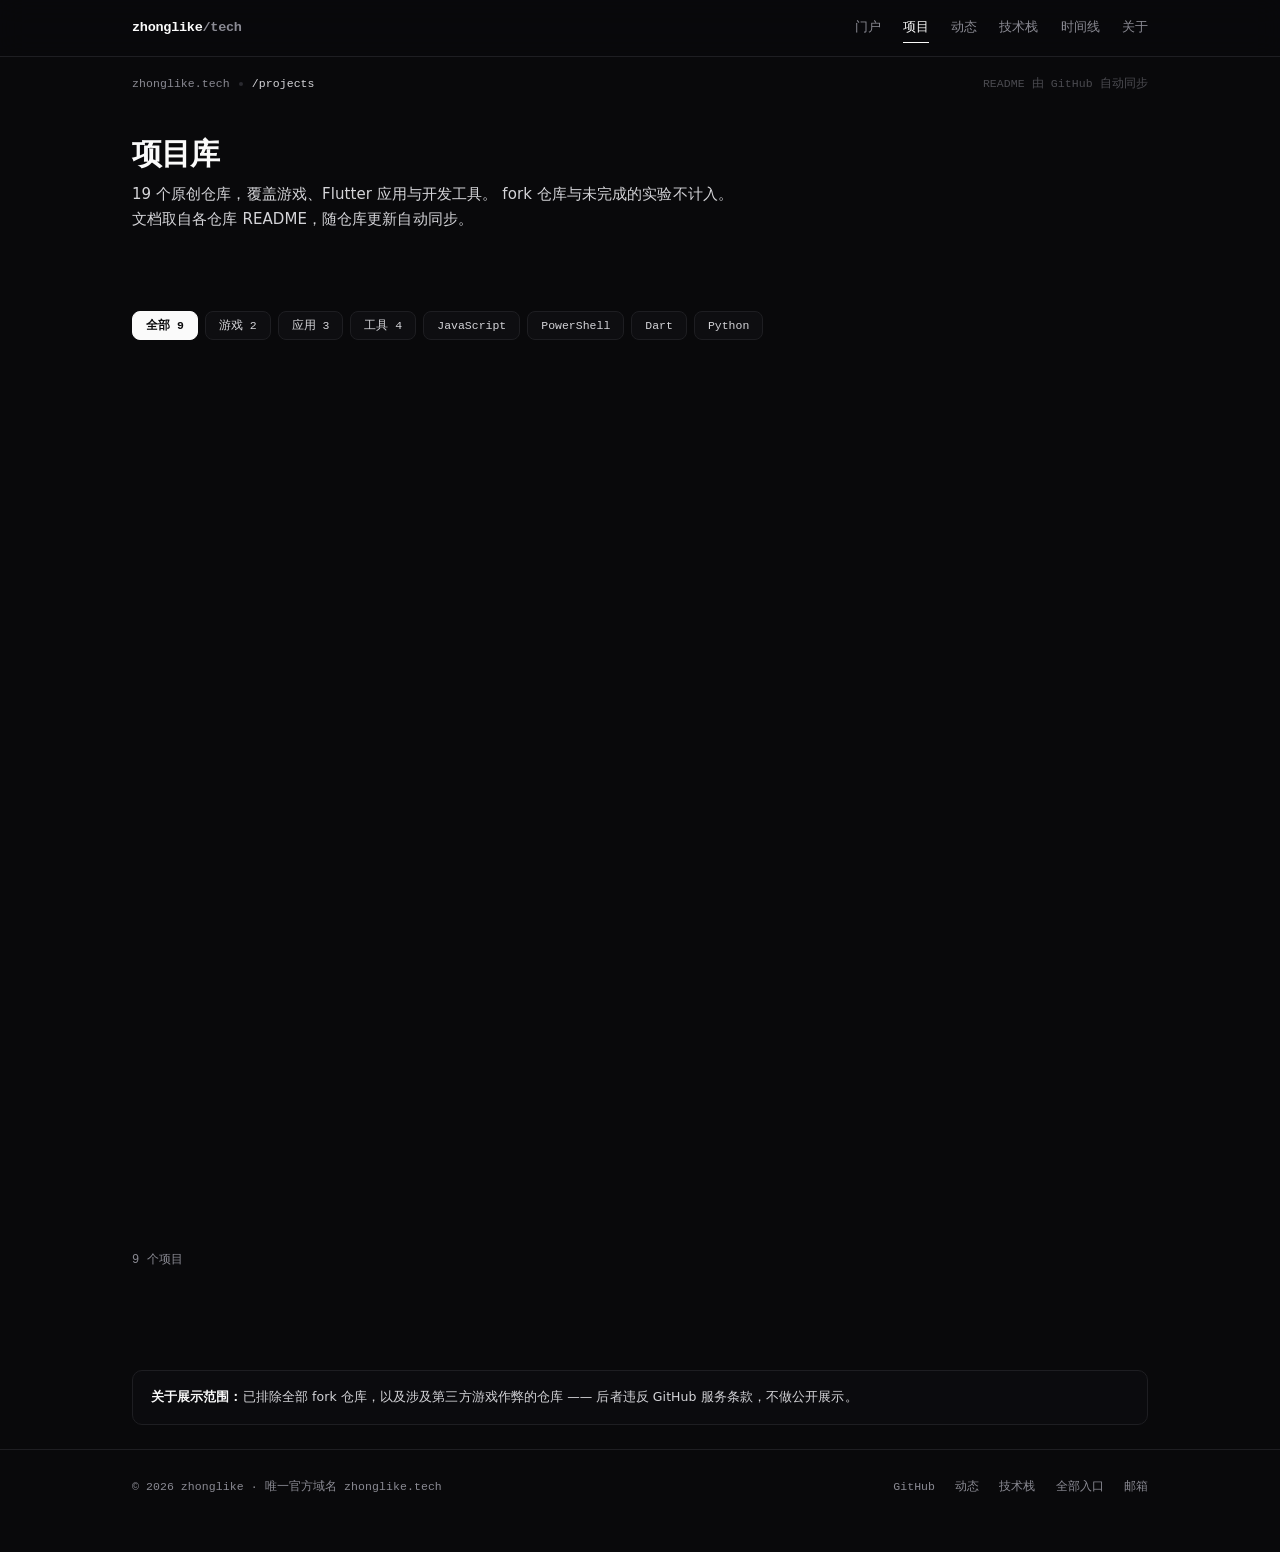
<file: projects/index.html>
<!DOCTYPE html>
<html lang="zh-CN">
<head>
<meta charset="UTF-8" />
<meta name="viewport" content="width=device-width, initial-scale=1, viewport-fit=cover" />
<title>项目库 · zhonglike</title>
<meta name="description" content="zhonglike 的原创项目库 —— 游戏、Flutter 应用与开发工具，含 README 文档与上线站点入口。" />
<meta http-equiv="Content-Security-Policy" content="default-src 'none'; base-uri 'none'; form-action 'none'; frame-ancestors 'none'; frame-src 'none'; script-src 'self' 'unsafe-inline'; style-src 'self' 'unsafe-inline'; img-src 'self' data: https:; connect-src 'self'; font-src 'none'; media-src 'none'; object-src 'none'; worker-src 'none'; manifest-src 'none'" />
<meta name="referrer" content="no-referrer" />
<noscript><style>.rv{opacity:1!important;transform:none!important}</style></noscript>
<link rel="icon" href="data:image/svg+xml,%3Csvg xmlns='http://www.w3.org/2000/svg' viewBox='0 0 32 32'%3E%3Crect width='32' height='32' rx='8' fill='%230a0a0a'/%3E%3Ctext x='16' y='22' font-family='monospace' font-size='17' fill='%23fff' text-anchor='middle'%3Ez%3C/text%3E%3C/svg%3E" />
<link rel="stylesheet" href="/assets/site.css" />
</head>
<body>

<nav class="nav">
  <div class="wrap nav__in">
    <a class="nav__brand" href="/">zhonglike<span>/tech</span></a>
    <div class="nav__links">
      <a href="/" data-route="">门户</a>
      <a href="/projects/" data-route="projects">项目</a>
      <a href="/now/" data-route="now">动态</a>
      <a href="/stack/" data-route="stack">技术栈</a>
      <a href="/timeline/" data-route="timeline">时间线</a>
      <a href="/about/" data-route="about">关于</a>
    </div>
  </div>
</nav>

<div class="wrap">
  <div class="crumb">
    <a href="/">zhonglike.tech</a><span class="dot"></span><b>/projects</b>
    <em style="margin-left:auto">README 由 GitHub 自动同步</em>
  </div>

  <header class="ph">
    <div class="ph__t">项目库</div>
    <p class="ph__d">
      <span data-stat="github.orig_repos">9</span> 个原创仓库，覆盖游戏、Flutter 应用与开发工具。
      fork 仓库与未完成的实验不计入。文档取自各仓库 README，随仓库更新自动同步。
    </p>
  </header>

  <section>
    <div class="filters" id="filters"></div>
    <div class="grid g3" id="list"></div>
    <div class="sk" id="state">正在读取 data/projects.json …</div>
  </section>

  <div class="note">
    <b>关于展示范围：</b>已排除全部 fork 仓库，以及涉及第三方游戏作弊的仓库 —— 后者违反 GitHub 服务条款，不做公开展示。
  </div>
</div>

<footer>
  <div class="wrap foot">
    <p>© 2026 zhonglike · 唯一官方域名 zhonglike.tech</p>
    <div class="foot__links">
      <a href="https://github.com/zhonglike" target="_blank" rel="noopener noreferrer">GitHub</a>
      <a href="/now/">动态</a>
      <a href="/stack/">技术栈</a>
          <a href="/links/">全部入口</a>
          <a href="mailto:han@zhonglike.tech">邮箱</a>
    </div>
  </div>
</footer>

<script src="/assets/site.js"></script>
<script>
(function () {
  var CAT = { game: '游戏', app: '应用', tool: '工具' };
  var LC  = { JavaScript: '#d4d4d8', Dart: '#a1a1aa', Python: '#8a8a93',
              PowerShell: '#71717a', Other: '#52525b' };

  /* 离线兜底：结构与 data/projects.json 一致，取不到数据时照常展示 */
  var FALLBACK = [
    { name:'farm-game', cat:'game', lang:'JavaScript', stars:0, license:'none', updated:'2026-10-01',
      desc:'开心农场 · 牧场经营 — QQ 农场式 网格点击 HTML5 游戏', site:'https://farm.zhonglike.tech',
      url:'https://github.com/zhonglike/farm-game' },
    { name:'silva-game', cat:'game', lang:'JavaScript', stars:0, license:'none', updated:'2026-09-30',
      desc:'SILVA 森语 — 类 LAAS 的全程序化 3D 开放世界探索游戏（HTML5/Three.js/WebGL）',
      site:'https://gamesilva.zhonglike.tech', url:'https://github.com/zhonglike/silva-game' },
    { name:'virtual-companion', cat:'app', lang:'Dart', stars:3, license:'MIT', updated:'2026-09-01',
      desc:'AI 虚拟陪伴聊天软件。DeepSeek / OpenAI 兼容 / 本地 Ollama 三后端，AIRS 角色库，日语 TTS，AI 主动消息。',
      url:'https://github.com/zhonglike/virtual-companion' },
    { name:'enPractice', cat:'app', lang:'Dart', stars:1, license:'MIT', updated:'2026-08-21',
      desc:'仿金山打字通的英文打字练习工具。实时 WPM 与正确率统计，可接 Ollama 按主题生成练习文本。',
      url:'https://github.com/zhonglike/enPractice' },
    { name:'OCOS', cat:'app', lang:'JavaScript', stars:1, license:'none', updated:'2026-07-12',
      desc:'Electron 打造的开源伪桌面系统。任务栏、窗口管理器、虚拟桌面，内置文件管理器、浏览器、终端、计算器与画图。',
      url:'https://github.com/zhonglike/OCOS' },
    { name:'AI-Debate', cat:'tool', lang:'Python', stars:1, license:'MIT', updated:'2026-08-27',
      desc:'本地多模型图形化辩论程序：同时加载多个 GGUF 本地大模型自动多轮辩论，完全离线。',
      url:'https://github.com/zhonglike/AI-Debate' },
    { name:'Local-Area-Network-Information-Transfer-Station', cat:'tool', lang:'Python', stars:1, license:'MIT', updated:'2026-08-17',
      desc:'LANITS — 电脑上复制，手机上自动收到。零配置、mDNS 自动发现，数据不出内网。',
      url:'https://github.com/zhonglike/Local-Area-Network-Information-Transfer-Station' },
    { name:'MyBlog', cat:'tool', lang:'JavaScript', stars:1, license:'ISC', updated:'2026-06-27',
      desc:'Node.js + Express + SQLite 自建博客。Markdown 写作、媒体上传、3 套主题、内置 AI 助手，JWT 鉴权。',
      url:'https://github.com/zhonglike/MyBlog' },
    { name:'xiaoai-agent-unlock', cat:'tool', lang:'PowerShell', stars:0, license:'none', updated:'2026-09-11',
      desc:'让小米笔记本专属的「超级小爱 / 小爱同学」PC 客户端跑在任意品牌电脑上，用 PowerShell 解除机型白名单校验。',
      url:'https://github.com/zhonglike/xiaoai-agent-unlock' }
  ];

  var list = document.getElementById('list');
  var filters = document.getElementById('filters');
  var state = document.getElementById('state');
  var items = [], active = 'all';

  function card(p) {
    var el = ZL.el('article', 'proj rv');
    el.setAttribute('data-cat', p.cat || 'tool');
    el.setAttribute('data-lang', p.lang || 'Other');

    var head = ZL.el('div');
    head.style.cssText = 'display:flex;align-items:flex-start;gap:10px';
    var h3 = ZL.el('h3', null, p.name);
    h3.style.cssText = 'flex:1;min-width:0;word-break:break-word';
    head.appendChild(h3);

    var bd = ZL.el('span', 'badge');
    bd.style.cssText = 'position:static;flex:none';
    bd.textContent = CAT[p.cat] || '工具';
    head.appendChild(bd);
    el.appendChild(head);

    el.appendChild(ZL.el('p', 'proj__desc', p.desc || '（该仓库未填写描述）'));

    /* 站点 / 仓库入口 */
    var acts = ZL.el('div');
    acts.style.cssText = 'display:flex;flex-wrap:wrap;gap:8px';
    if (p.site) {
      var a1 = ZL.el('a', 'fbtn', '访问站点 ↗');
      a1.href = p.site; a1.target = '_blank'; a1.rel = 'noopener noreferrer';
      a1.style.fontWeight = '600';
      acts.appendChild(a1);
    }
    var a2 = ZL.el('a', 'fbtn', '仓库源码 ↗');
    a2.href = p.url; a2.target = '_blank'; a2.rel = 'noopener noreferrer';
    acts.appendChild(a2);

    if (p.readme) {
      var tg = ZL.el('button', 'fbtn', 'README');
      tg.type = 'button';
      tg.addEventListener('click', function () {
        var box = el.querySelector('.rm');
        if (!box) return;
        var open = box.hasAttribute('hidden');
        if (open) { box.removeAttribute('hidden'); tg.classList.add('on'); }
        else { box.setAttribute('hidden', ''); tg.classList.remove('on'); }
      });
      acts.appendChild(tg);
    }
    el.appendChild(acts);

    if (p.readme) {
      var rm = ZL.el('div', 'rm');
      rm.setAttribute('hidden', '');
      rm.innerHTML = ZL.md(p.readme);
      el.appendChild(rm);
    } else if (p.site) {
      var tip = ZL.el('p', null, '文档需联网加载。');
      tip.className = 'sk';
      tip.setAttribute('hidden', '');
      el.appendChild(tip);
    }

    var foot = ZL.el('div', 'proj__foot');
    var lang = ZL.el('span');
    var dot = ZL.el('i');
    dot.style.background = LC[p.lang] || LC.Other;
    lang.appendChild(dot);
    lang.appendChild(document.createTextNode(p.lang || 'Other'));
    foot.appendChild(lang);
    foot.appendChild(ZL.el('span', null, '★ ' + (p.stars || 0)));
    foot.appendChild(ZL.el('span', null, (p.license && p.license !== 'none') ? p.license : '无协议'));
    foot.appendChild(ZL.el('span', null, '更新 ' + (p.updated || '—')));
    el.appendChild(foot);
    return el;
  }

  function applyFilter() {
    var shown = 0;
    Array.prototype.forEach.call(list.children, function (c) {
      var hit = active === 'all' || c.getAttribute('data-cat') === active || c.getAttribute('data-lang') === active;
      c.hidden = !hit;
      if (hit) shown++;
    });
    Array.prototype.forEach.call(filters.children, function (b) {
      b.classList.toggle('on', b.getAttribute('data-f') === active);
    });
    state.textContent = shown + ' 个项目';
  }

  function render(data) {
    items = data || [];
    list.innerHTML = '';
    items.forEach(function (p) { list.appendChild(card(p)); });

    var seen = {};
    var btns = [{ k: 'all', t: '全部 ' + items.length }];
    ['game', 'app', 'tool'].forEach(function (c) {
      var n = items.filter(function (p) { return p.cat === c; }).length;
      if (n) btns.push({ k: c, t: CAT[c] + ' ' + n });
    });
    items.forEach(function (p) {
      var l = p.lang || 'Other';
      if (!seen[l]) { seen[l] = 1; btns.push({ k: l, t: l }); }
    });

    filters.innerHTML = '';
    btns.forEach(function (b) {
      var el = ZL.el('button', 'fbtn', b.t);
      el.type = 'button';
      el.setAttribute('data-f', b.k);
      el.addEventListener('click', function () { active = b.k; applyFilter(); });
      filters.appendChild(el);
    });
    applyFilter();
  }

  ZL.json('/data/projects.json')
    .then(function (d) { render(d.items && d.items.length ? d.items : FALLBACK); })
    .catch(function () { render(FALLBACK); state.classList.add('sk--err'); state.textContent = '离线模式：使用内置快照'; });
})();
</script>
</body>
</html>
</file>
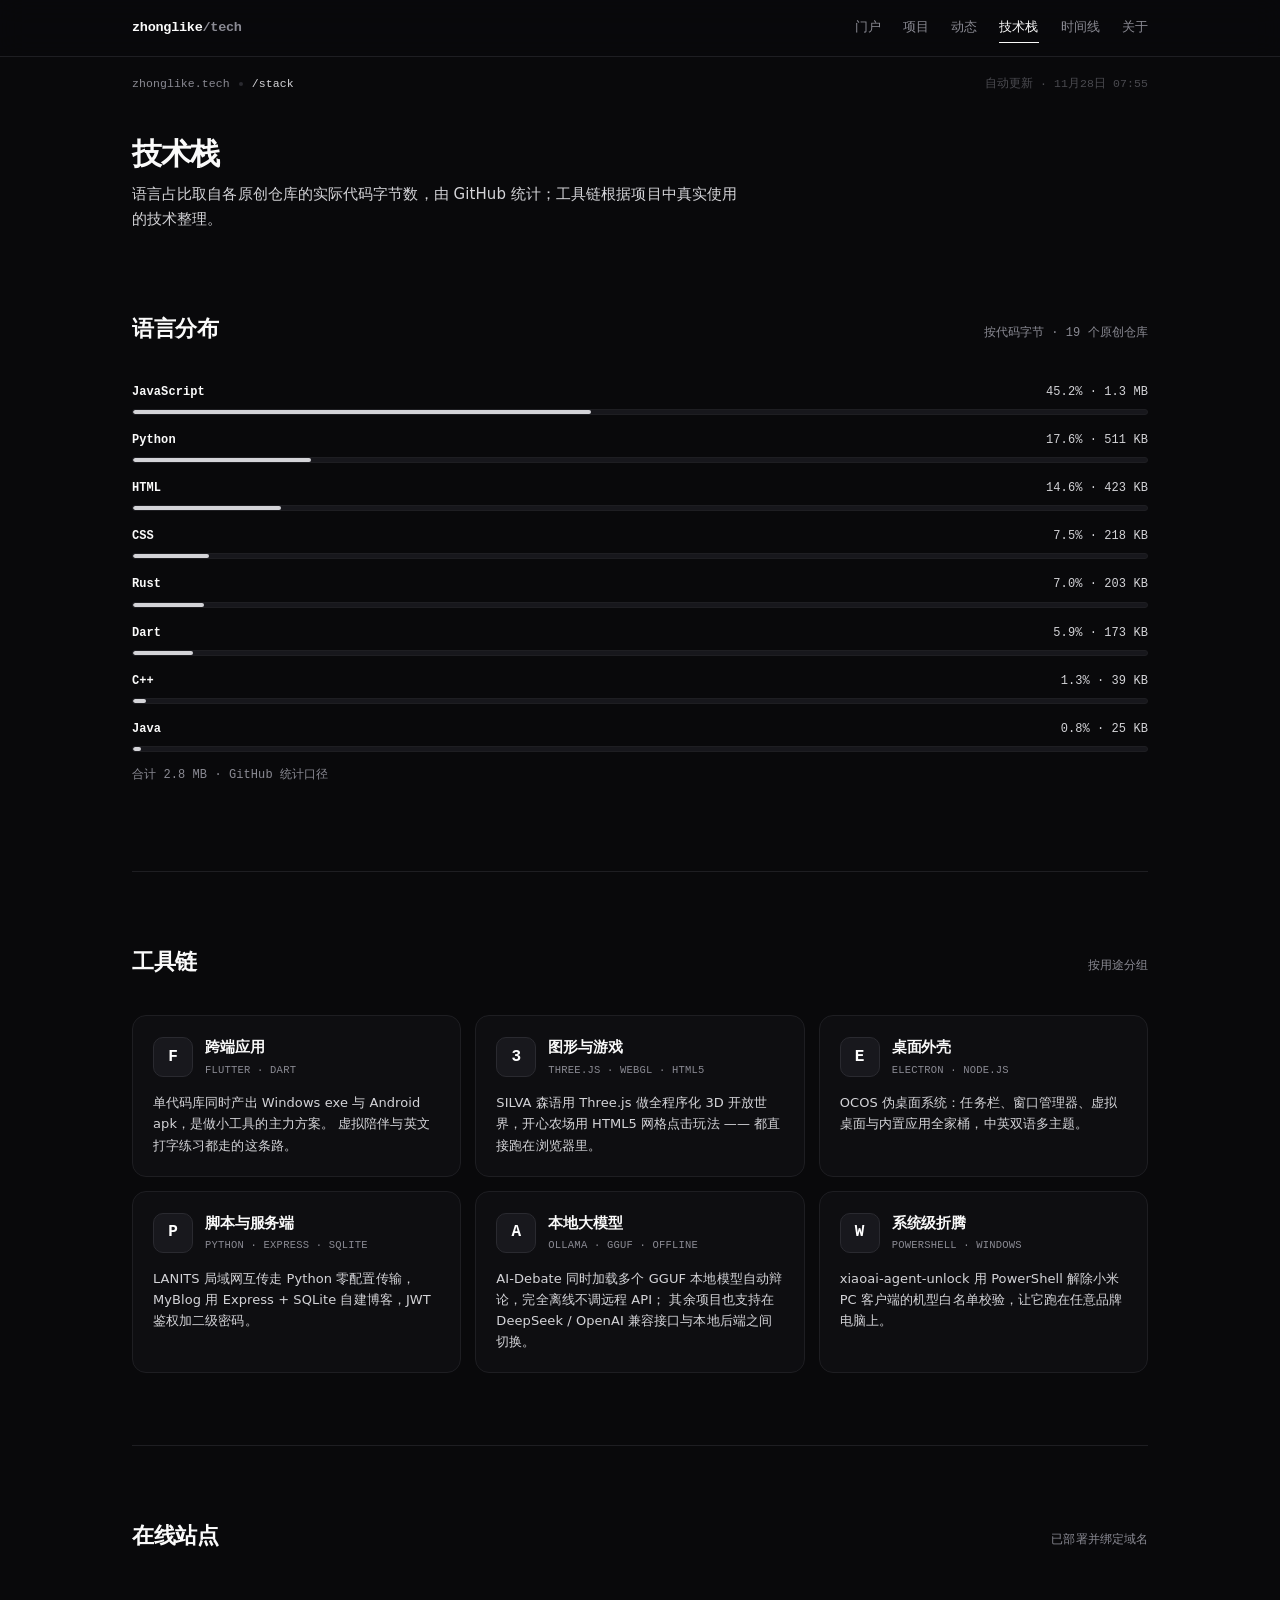
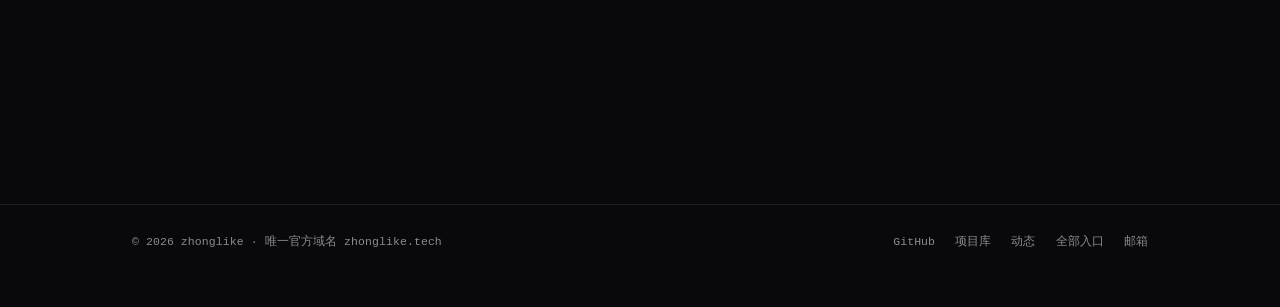
<file: stack/index.html>
<!DOCTYPE html>
<html lang="zh-CN">
<head>
<meta charset="UTF-8" />
<meta name="viewport" content="width=device-width, initial-scale=1, viewport-fit=cover" />
<title>技术栈 · zhonglike</title>
<meta name="description" content="zhonglike 的技术栈与语言分布 —— Flutter、Python、Node.js、Three.js 与本地大模型。" />
<meta http-equiv="Content-Security-Policy" content="default-src 'none'; base-uri 'none'; form-action 'none'; frame-ancestors 'none'; frame-src 'none'; script-src 'self' 'unsafe-inline'; style-src 'self' 'unsafe-inline'; img-src 'self' data: https:; connect-src 'self'; font-src 'none'; media-src 'none'; object-src 'none'; worker-src 'none'; manifest-src 'none'" />
<meta name="referrer" content="no-referrer" />
<noscript><style>.rv{opacity:1!important;transform:none!important}</style></noscript>
<link rel="icon" href="data:image/svg+xml,%3Csvg xmlns='http://www.w3.org/2000/svg' viewBox='0 0 32 32'%3E%3Crect width='32' height='32' rx='8' fill='%230a0a0a'/%3E%3Ctext x='16' y='22' font-family='monospace' font-size='17' fill='%23fff' text-anchor='middle'%3Ez%3C/text%3E%3C/svg%3E" />
<link rel="stylesheet" href="/assets/site.css" />
</head>
<body>

<nav class="nav">
  <div class="wrap nav__in">
    <a class="nav__brand" href="/">zhonglike<span>/tech</span></a>
    <div class="nav__links">
      <a href="/" data-route="">门户</a>
      <a href="/projects/" data-route="projects">项目</a>
      <a href="/now/" data-route="now">动态</a>
      <a href="/stack/" data-route="stack">技术栈</a>
      <a href="/timeline/" data-route="timeline">时间线</a>
      <a href="/about/" data-route="about">关于</a>
    </div>
  </div>
</nav>

<div class="wrap">
  <div class="crumb">
    <a href="/">zhonglike.tech</a><span class="dot"></span><b>/stack</b>
    <em style="margin-left:auto">自动更新 · <span id="stamp-time">读取中</span></em>
  </div>

  <header class="ph">
    <div class="ph__t">技术栈</div>
    <p class="ph__d">
      语言占比取自各原创仓库的实际代码字节数，由 GitHub 统计；工具链根据项目中真实使用的技术整理。
    </p>
  </header>

  <section>
    <div class="sec-head">
      <h2 class="sec-title">语言分布</h2>
      <span class="sec-note">按代码字节 · <span data-stat="github.orig_repos">9</span> 个原创仓库</span>
    </div>
    <div id="langs"></div>
    <div class="sk" id="langstate">正在读取 data/stats.json …</div>
  </section>

  <section>
    <div class="sec-head">
      <h2 class="sec-title">工具链</h2>
      <span class="sec-note">按用途分组</span>
    </div>
    <div class="grid g3">

      <div class="card rv">
        <div class="card__head">
          <div class="card__logo">F</div>
          <div>
            <div class="card__name">跨端应用</div>
            <div class="card__plat">FLUTTER · DART</div>
          </div>
        </div>
        <p class="card__desc">
          单代码库同时产出 Windows exe 与 Android apk，是做小工具的主力方案。
          虚拟陪伴与英文打字练习都走的这条路。
        </p>
      </div>

      <div class="card rv">
        <div class="card__head">
          <div class="card__logo">3</div>
          <div>
            <div class="card__name">图形与游戏</div>
            <div class="card__plat">THREE.JS · WEBGL · HTML5</div>
          </div>
        </div>
        <p class="card__desc">
          SILVA 森语用 Three.js 做全程序化 3D 开放世界，开心农场用 HTML5 网格点击玩法 —— 都直接跑在浏览器里。
        </p>
      </div>

      <div class="card rv">
        <div class="card__head">
          <div class="card__logo">E</div>
          <div>
            <div class="card__name">桌面外壳</div>
            <div class="card__plat">ELECTRON · NODE.JS</div>
          </div>
        </div>
        <p class="card__desc">
          OCOS 伪桌面系统：任务栏、窗口管理器、虚拟桌面与内置应用全家桶，中英双语多主题。
        </p>
      </div>

      <div class="card rv">
        <div class="card__head">
          <div class="card__logo">P</div>
          <div>
            <div class="card__name">脚本与服务端</div>
            <div class="card__plat">PYTHON · EXPRESS · SQLITE</div>
          </div>
        </div>
        <p class="card__desc">
          LANITS 局域网互传走 Python 零配置传输，MyBlog 用 Express + SQLite 自建博客，JWT 鉴权加二级密码。
        </p>
      </div>

      <div class="card rv">
        <div class="card__head">
          <div class="card__logo">A</div>
          <div>
            <div class="card__name">本地大模型</div>
            <div class="card__plat">OLLAMA · GGUF · OFFLINE</div>
          </div>
        </div>
        <p class="card__desc">
          AI-Debate 同时加载多个 GGUF 本地模型自动辩论，完全离线不调远程 API；
          其余项目也支持在 DeepSeek / OpenAI 兼容接口与本地后端之间切换。
        </p>
      </div>

      <div class="card rv">
        <div class="card__head">
          <div class="card__logo">W</div>
          <div>
            <div class="card__name">系统级折腾</div>
            <div class="card__plat">POWERSHELL · WINDOWS</div>
          </div>
        </div>
        <p class="card__desc">
          xiaoai-agent-unlock 用 PowerShell 解除小米 PC 客户端的机型白名单校验，让它跑在任意品牌电脑上。
        </p>
      </div>

    </div>
  </section>

  <section>
    <div class="sec-head">
      <h2 class="sec-title">在线站点</h2>
      <span class="sec-note">已部署并绑定域名</span>
    </div>
    <div class="grid g3" id="sites"></div>
  </section>
</div>

<footer>
  <div class="wrap foot">
    <p>© 2026 zhonglike · 唯一官方域名 zhonglike.tech</p>
    <div class="foot__links">
      <a href="https://github.com/zhonglike" target="_blank" rel="noopener noreferrer">GitHub</a>
      <a href="/projects/">项目库</a>
      <a href="/now/">动态</a>
          <a href="/links/">全部入口</a>
          <a href="mailto:han@zhonglike.tech">邮箱</a>
    </div>
  </div>
</footer>

<script src="/assets/site.js"></script>
<script>
(function () {
  var langs = document.getElementById('langs');
  var state = document.getElementById('langstate');
  var sites = document.getElementById('sites');

  function kb(n) {
    if (n >= 1048576) return (n / 1048576).toFixed(1) + ' MB';
    if (n >= 1024) return Math.round(n / 1024) + ' KB';
    return n + ' B';
  }

  ZL.json('/data/stats.json')
    .then(function (d) {
      var gh = (d && d.github) || {};
      var lb = gh.lang_bytes || null;

      if (!lb || !Object.keys(lb).length) {
        state.textContent = '语言占比暂不可用';
        return;
      }
      var total = Object.keys(lb).reduce(function (s, k) { return s + lb[k]; }, 0);
      langs.innerHTML = '';
      Object.keys(lb).forEach(function (k) {
        var pct = total ? (lb[k] / total * 100) : 0;
        var wrap = ZL.el('div', 'bar');
        var t = ZL.el('div', 'bar__t');
        t.appendChild(ZL.el('b', null, k));
        t.appendChild(ZL.el('span', null, pct.toFixed(1) + '% · ' + kb(lb[k])));
        wrap.appendChild(t);
        var tr = ZL.el('div', 'bar__track');
        var fl = ZL.el('div', 'bar__fill');
        fl.setAttribute('data-pct', pct.toFixed(1));
        tr.appendChild(fl);
        wrap.appendChild(tr);
        langs.appendChild(wrap);
      });
      state.textContent = '合计 ' + kb(total) + ' · GitHub 统计口径';
      ZL.bars(langs);

      /* 站点矩阵 */
      var ss = d.sites || [];
      if (ss.length) {
        sites.innerHTML = '';
        ss.forEach(function (s) {
          var a = ZL.el('a', 'card rv');
          a.href = s.url; a.target = '_blank'; a.rel = 'noopener noreferrer';
          var h = ZL.el('div', 'card__head');
          h.appendChild(ZL.el('div', 'card__logo', s.kind === 'hub' ? 'Z' : (s.kind === 'game' ? 'G' : 'A')));
          var id = ZL.el('div');
          id.appendChild(ZL.el('div', 'card__name', s.host));
          id.appendChild(ZL.el('div', 'card__plat', (s.name || '').toUpperCase()));
          h.appendChild(id);
          h.appendChild(ZL.el('span', 'card__arrow', '↗'));
          a.appendChild(h);
          a.appendChild(ZL.el('p', 'card__desc', s.desc || ''));
          sites.appendChild(a);
        });
      }
    })
    .catch(function () {
      state.className = 'sk sk--err';
      state.textContent = '数据暂时无法加载，工具链部分为静态内容，不受影响。';
    });
})();
</script>
</body>
</html>
</file>
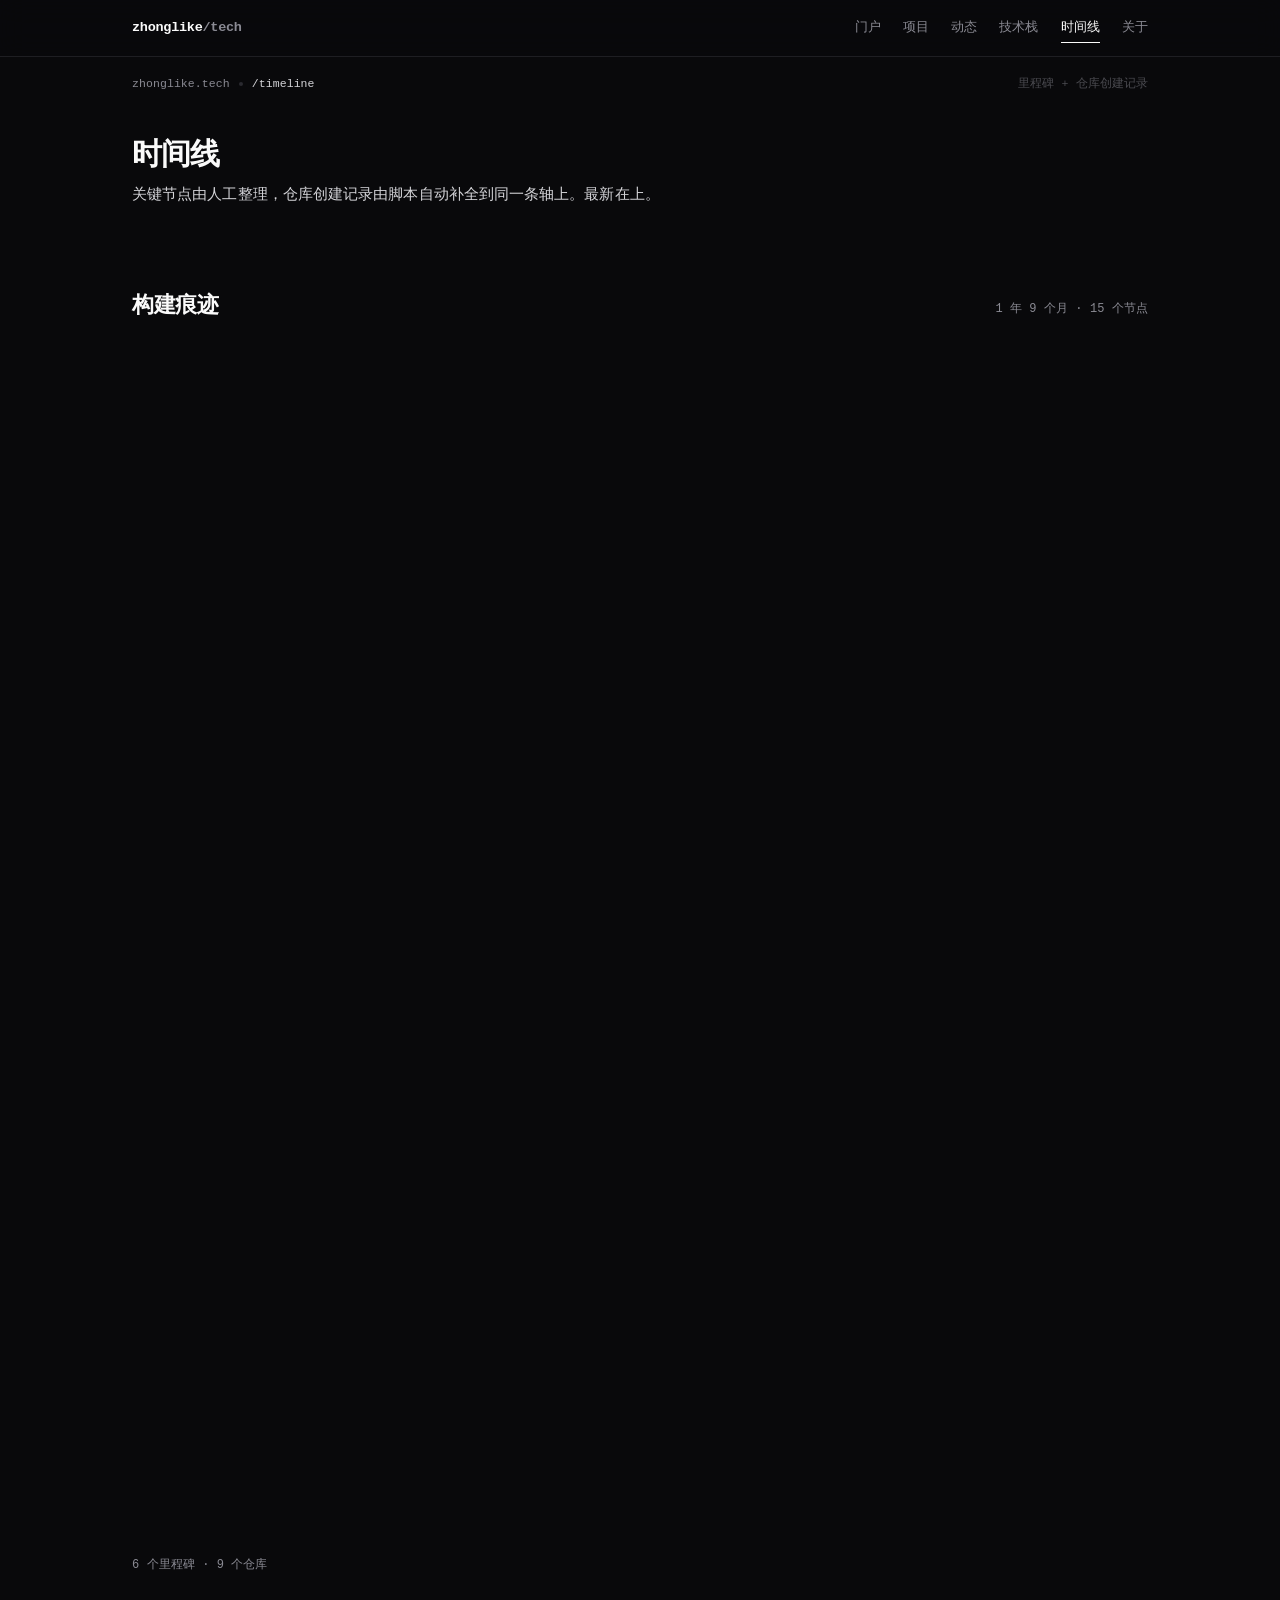
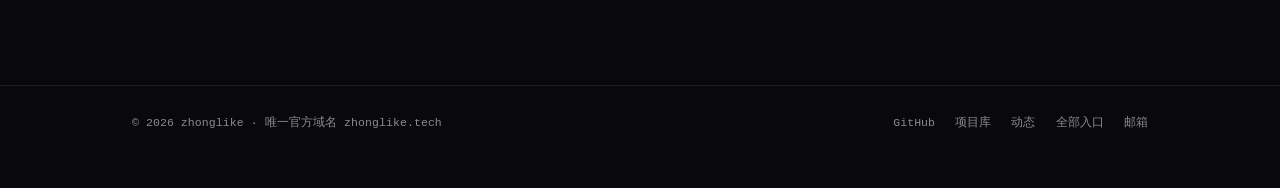
<file: timeline/index.html>
<!DOCTYPE html>
<html lang="zh-CN">
<head>
<meta charset="UTF-8" />
<meta name="viewport" content="width=device-width, initial-scale=1, viewport-fit=cover" />
<title>时间线 · zhonglike</title>
<meta name="description" content="zhonglike 的构建痕迹 —— 从注册 GitHub 到两个游戏子站上线，关键节点与仓库创建记录。" />
<meta http-equiv="Content-Security-Policy" content="default-src 'none'; base-uri 'none'; form-action 'none'; frame-ancestors 'none'; frame-src 'none'; script-src 'self' 'unsafe-inline'; style-src 'self' 'unsafe-inline'; img-src 'self' data: https:; connect-src 'self'; font-src 'none'; media-src 'none'; object-src 'none'; worker-src 'none'; manifest-src 'none'" />
<meta name="referrer" content="no-referrer" />
<noscript><style>.rv{opacity:1!important;transform:none!important}</style></noscript>
<link rel="icon" href="data:image/svg+xml,%3Csvg xmlns='http://www.w3.org/2000/svg' viewBox='0 0 32 32'%3E%3Crect width='32' height='32' rx='8' fill='%230a0a0a'/%3E%3Ctext x='16' y='22' font-family='monospace' font-size='17' fill='%23fff' text-anchor='middle'%3Ez%3C/text%3E%3C/svg%3E" />
<link rel="stylesheet" href="/assets/site.css" />
</head>
<body>

<nav class="nav">
  <div class="wrap nav__in">
    <a class="nav__brand" href="/">zhonglike<span>/tech</span></a>
    <div class="nav__links">
      <a href="/" data-route="">门户</a>
      <a href="/projects/" data-route="projects">项目</a>
      <a href="/now/" data-route="now">动态</a>
      <a href="/stack/" data-route="stack">技术栈</a>
      <a href="/timeline/" data-route="timeline">时间线</a>
      <a href="/about/" data-route="about">关于</a>
    </div>
  </div>
</nav>

<div class="wrap">
  <div class="crumb">
    <a href="/">zhonglike.tech</a><span class="dot"></span><b>/timeline</b>
    <em style="margin-left:auto">里程碑 + 仓库创建记录</em>
  </div>

  <header class="ph">
    <div class="ph__t">时间线</div>
    <p class="ph__d">
      关键节点由人工整理，仓库创建记录由脚本自动补全到同一条轴上。最新在上。
    </p>
  </header>

  <section>
    <div class="sec-head">
      <h2 class="sec-title">构建痕迹</h2>
      <span class="sec-note" id="span">读取中</span>
    </div>
    <div class="tl" id="tl"></div>
    <div class="sk" id="state">正在读取 data/timeline.json …</div>
  </section>
</div>

<footer>
  <div class="wrap foot">
    <p>© 2026 zhonglike · 唯一官方域名 zhonglike.tech</p>
    <div class="foot__links">
      <a href="https://github.com/zhonglike" target="_blank" rel="noopener noreferrer">GitHub</a>
      <a href="/projects/">项目库</a>
      <a href="/now/">动态</a>
          <a href="/links/">全部入口</a>
          <a href="mailto:han@zhonglike.tech">邮箱</a>
    </div>
  </div>
</footer>

<script src="/assets/site.js"></script>
<script>
(function () {
  var CAT = { game: '游戏', app: '应用', tool: '工具' };

  /* 离线兜底：里程碑主线 + 主要仓库，保证断网也能看到完整叙事 */
  var FALLBACK = [
    { date:'2026-10-01', kind:'repo', title:'创建 farm-game', cat:'game', lang:'JavaScript',
      desc:'开心农场 · 牧场经营 — QQ 农场式 网格点击 HTML5 游戏', site:'https://farm.zhonglike.tech' },
    { date:'2026-10-01', kind:'milestone', title:'第二个游戏上线',
      desc:'开心农场以 farm.zhonglike.tech 独立子域发布，HTML5 网格点击玩法。' },
    { date:'2026-09-30', kind:'repo', title:'创建 silva-game', cat:'game', lang:'JavaScript',
      desc:'SILVA 森语 — 类 LAAS 的全程序化 3D 开放世界探索游戏（HTML5/Three.js/WebGL）',
      site:'https://gamesilva.zhonglike.tech' },
    { date:'2026-09-30', kind:'milestone', title:'门户上线 · 第一个 3D 游戏开坑',
      desc:'zhonglike.tech 经 GitHub Pages 上线；同日 SILVA 森语开坑，开始从工具转向游戏。' },
    { date:'2026-09-27', kind:'milestone', title:'拿下 zhonglike.tech',
      desc:'域名在阿里云万网注册，个人门户第一次有了固定的家。' },
    { date:'2026-09-11', kind:'repo', title:'创建 xiaoai-agent-unlock', cat:'tool', lang:'PowerShell',
      desc:'让小米笔记本专属的「超级小爱 / 小爱同学」PC 客户端跑在任意品牌电脑上' },
    { date:'2026-08-21', kind:'milestone', title:'转向 Flutter 跨端',
      desc:'虚拟陪伴与英文打字练习同期启动，一套代码同时产出 Windows 与 Android。' },
    { date:'2026-08-21', kind:'repo', title:'创建 virtual-companion', cat:'app', lang:'Dart',
      desc:'AI 虚拟陪伴聊天软件，三后端可选，日语 TTS，AI 主动消息。' },
    { date:'2026-08-21', kind:'repo', title:'创建 enPractice', cat:'app', lang:'Dart',
      desc:'仿金山打字通的英文打字练习工具，实时 WPM 与正确率统计。' },
    { date:'2026-08-18', kind:'repo', title:'创建 AI-Debate', cat:'tool', lang:'Python',
      desc:'本地多模型图形化辩论程序，加载多个 GGUF 模型自动多轮辩论，完全离线。' },
    { date:'2026-06-29', kind:'repo', title:'创建 OCOS', cat:'app', lang:'JavaScript',
      desc:'Electron 打造的开源伪桌面系统，任务栏、窗口管理器与虚拟桌面。' },
    { date:'2026-06-27', kind:'repo', title:'创建 MyBlog', cat:'tool', lang:'JavaScript',
      desc:'Node.js + Express + SQLite 自建博客，Markdown 写作与 AI 助手。' },
    { date:'2026-06-27', kind:'repo', title:'创建 Local-Area-Network-Information-Transfer-Station', cat:'tool', lang:'Python',
      desc:'LANITS — 电脑上复制，手机上自动收到，零配置 mDNS 发现。' },
    { date:'2026-06-27', kind:'milestone', title:'开始做工具',
      desc:'同一天开了两个仓库：自建博客 MyBlog 与局域网互传 LANITS，从「用 AI 做小应用」起步。' },
    { date:'2024-12-27', kind:'milestone', title:'注册 GitHub',
      desc:'账号 G-zhonglike 创建，此后所有项目的起点。' }
  ];

  var tl = document.getElementById('tl');
  var state = document.getElementById('state');
  var span = document.getElementById('span');

  function row(e) {
    var el = ZL.el('div', 'tl__i rv');
    el.appendChild(ZL.el('div', 'tl__d', e.date || '—'));

    var b = ZL.el('div');
    var h = ZL.el('div', 'tl__h');
    var txt = e.title;
    if (e.url) {
      var a = ZL.el('a', null, txt);
      a.href = e.site || e.url;
      a.target = '_blank';
      a.rel = 'noopener noreferrer';
      h.appendChild(a);
    } else {
      h.appendChild(document.createTextNode(txt));
    }
    var tag = ZL.el('span', 'ev__s', e.kind === 'milestone' ? '里程碑' : (CAT[e.cat] || e.lang || '仓库'));
    tag.style.marginLeft = '8px';
    h.appendChild(tag);
    if (e.kind === 'repo' && e.lang) {
      var lg = ZL.el('span', 'ev__s', e.lang);
      lg.style.marginLeft = '6px';
      h.appendChild(lg);
    }
    b.appendChild(h);
    if (e.desc) b.appendChild(ZL.el('div', 'tl__p', e.desc));
    el.appendChild(b);
    return el;
  }

  function render(items) {
    tl.innerHTML = '';
    items.forEach(function (e) { tl.appendChild(row(e)); });

    var dates = items.map(function (e) { return e.date; }).filter(Boolean).sort();
    if (dates.length >= 2) {
      var a = new Date(dates[0]), b2 = new Date(dates[dates.length - 1]);
      var m = Math.max(0, Math.round((b2 - a) / 2592000000));
      span.textContent = (m >= 12 ? Math.floor(m / 12) + ' 年 ' + (m % 12) + ' 个月' : m + ' 个月')
        + ' · ' + items.length + ' 个节点';
    } else {
      span.textContent = items.length + ' 个节点';
    }
    state.textContent = items.filter(function (e) { return e.kind === 'milestone'; }).length
      + ' 个里程碑 · ' + items.filter(function (e) { return e.kind === 'repo'; }).length + ' 个仓库';
  }

  ZL.json('/data/timeline.json')
    .then(function (d) { render((d && d.items && d.items.length) ? d.items : FALLBACK); })
    .catch(function () {
      render(FALLBACK);
      state.className = 'sk sk--err';
      state.textContent = '离线模式：使用内置快照';
    });
})();
</script>
</body>
</html>
</file>
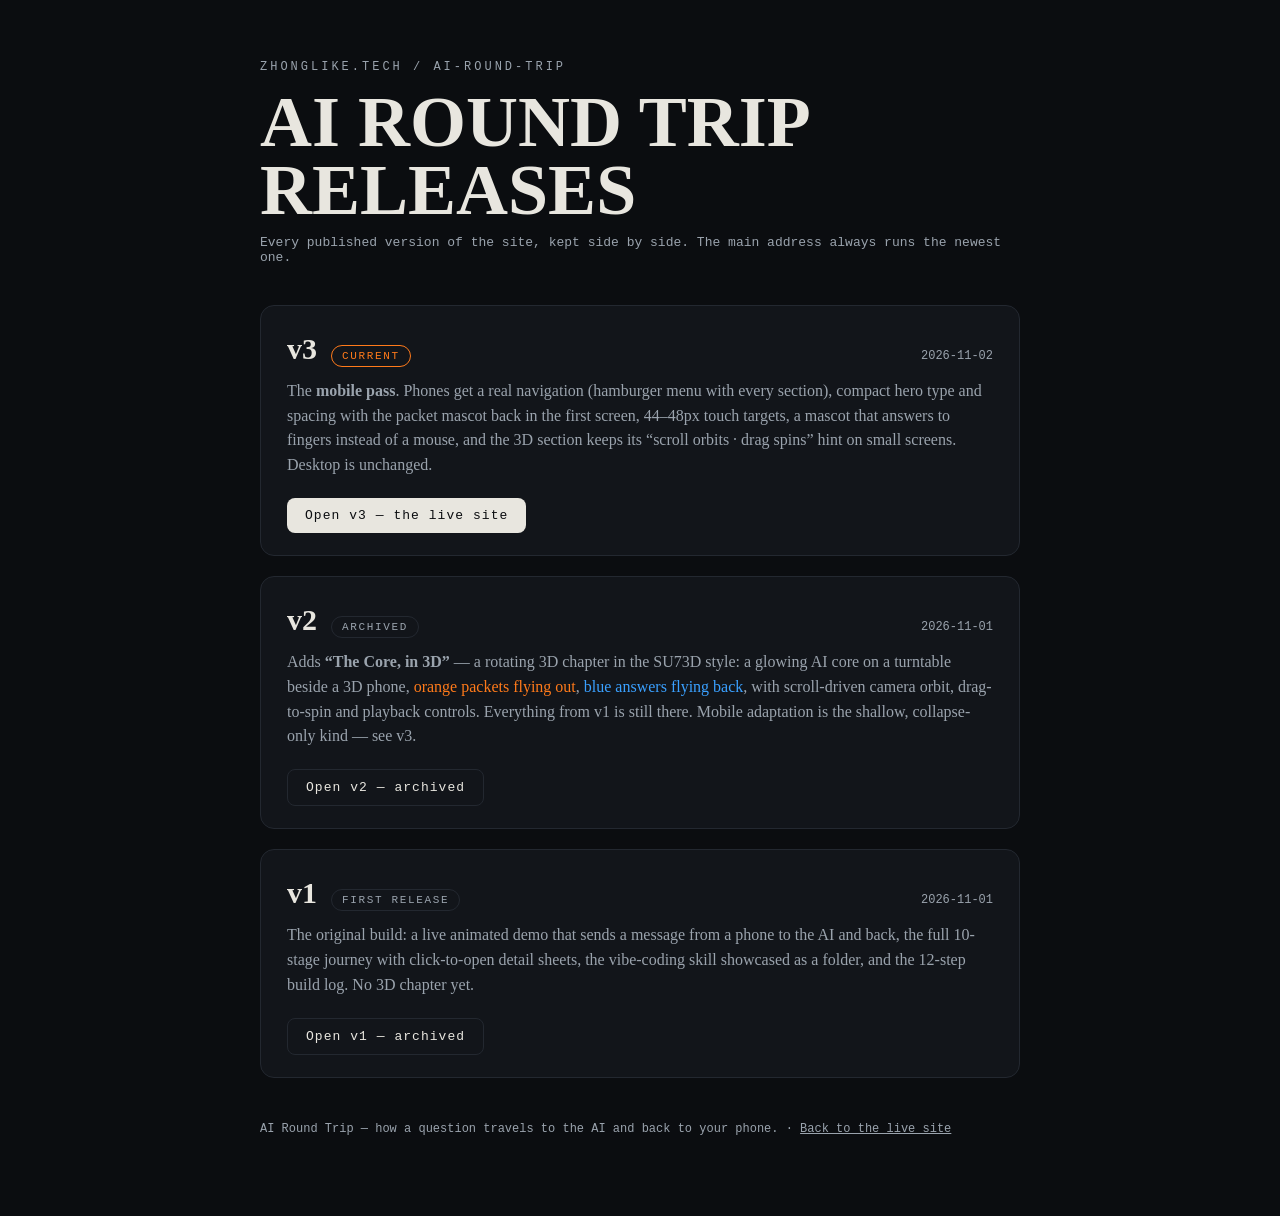
<file: ai-round-trip/releases/index.html>
<!DOCTYPE html>
<html lang="en">
<head>
<meta charset="UTF-8" />
<meta name="viewport" content="width=device-width, initial-scale=1" />
<title>AI Round Trip — Releases</title>
<style>
  :root{--bg:#0b0d10;--panel:#12151a;--line:#232830;--txt:#e8e6df;--dim:#9aa3ad;--orange:#ff7a1a;--blue:#3aa0ff}
  *{box-sizing:border-box}
  body{margin:0;background:var(--bg);color:var(--txt);font-family:Georgia,'Times New Roman',serif;padding:48px 20px 80px}
  main{max-width:760px;margin:0 auto}
  .kicker{font-family:ui-monospace,Menlo,Consolas,monospace;font-size:12px;letter-spacing:.25em;color:var(--dim);text-transform:uppercase}
  h1{font-size:clamp(40px,8vw,72px);line-height:.95;margin:14px 0 10px;font-weight:700}
  .sub{font-family:ui-monospace,Menlo,Consolas,monospace;font-size:13px;color:var(--dim);margin:0 0 40px}
  .card{background:var(--panel);border:1px solid var(--line);border-radius:14px;padding:26px 26px 22px;margin:0 0 20px}
  .row{display:flex;align-items:baseline;gap:14px;flex-wrap:wrap}
  .ver{font-size:30px;font-weight:700}
  .badge{font-family:ui-monospace,Menlo,Consolas,monospace;font-size:11px;letter-spacing:.15em;padding:4px 10px;border-radius:999px;border:1px solid var(--orange);color:var(--orange);text-transform:uppercase}
  .badge.old{border-color:var(--line);color:var(--dim)}
  .date{font-family:ui-monospace,Menlo,Consolas,monospace;font-size:12px;color:var(--dim);margin-left:auto}
  .notes{color:var(--dim);font-size:16px;line-height:1.55;margin:12px 0 20px}
  a.btn{display:inline-block;font-family:ui-monospace,Menlo,Consolas,monospace;font-size:13px;letter-spacing:.08em;text-decoration:none;color:#0b0d10;background:var(--txt);padding:10px 18px;border-radius:8px}
  a.btn.ghost{background:transparent;color:var(--txt);border:1px solid var(--line)}
  .o{color:var(--orange)} .b{color:var(--blue)}
  footer{font-family:ui-monospace,Menlo,Consolas,monospace;font-size:12px;color:var(--dim);margin-top:44px}
  footer a{color:var(--dim)}
</style>
</head>
<body>
<main>
  <p class="kicker">zhonglike.tech / ai-round-trip</p>
  <h1>AI ROUND TRIP<br/>RELEASES</h1>
  <p class="sub">Every published version of the site, kept side by side. The main address always runs the newest one.</p>

  <section class="card">
    <div class="row">
      <span class="ver">v3</span>
      <span class="badge">Current</span>
      <span class="date">2026-11-02</span>
    </div>
    <p class="notes">The <strong>mobile pass</strong>. Phones get a real navigation (hamburger menu with every section), compact hero type and spacing with the packet mascot back in the first screen, 44–48px touch targets, a mascot that answers to fingers instead of a mouse, and the 3D section keeps its “scroll orbits · drag spins” hint on small screens. Desktop is unchanged.</p>
    <a class="btn" href="../">Open v3 — the live site</a>
  </section>

  <section class="card">
    <div class="row">
      <span class="ver">v2</span>
      <span class="badge old">Archived</span>
      <span class="date">2026-11-01</span>
    </div>
    <p class="notes">Adds <strong>“The Core, in 3D”</strong> — a rotating 3D chapter in the SU73D style: a glowing AI core on a turntable beside a 3D phone, <span class="o">orange packets flying out</span>, <span class="b">blue answers flying back</span>, with scroll-driven camera orbit, drag-to-spin and playback controls. Everything from v1 is still there. Mobile adaptation is the shallow, collapse-only kind — see v3.</p>
    <a class="btn ghost" href="../v2/">Open v2 — archived</a>
  </section>

  <section class="card">
    <div class="row">
      <span class="ver">v1</span>
      <span class="badge old">First release</span>
      <span class="date">2026-11-01</span>
    </div>
    <p class="notes">The original build: a live animated demo that sends a message from a phone to the AI and back, the full 10-stage journey with click-to-open detail sheets, the vibe-coding skill showcased as a folder, and the 12-step build log. No 3D chapter yet.</p>
    <a class="btn ghost" href="../v1/">Open v1 — archived</a>
  </section>

  <footer>AI Round Trip — how a question travels to the AI and back to your phone. · <a href="../">Back to the live site</a></footer>
</main>
</body>
</html>
</file>
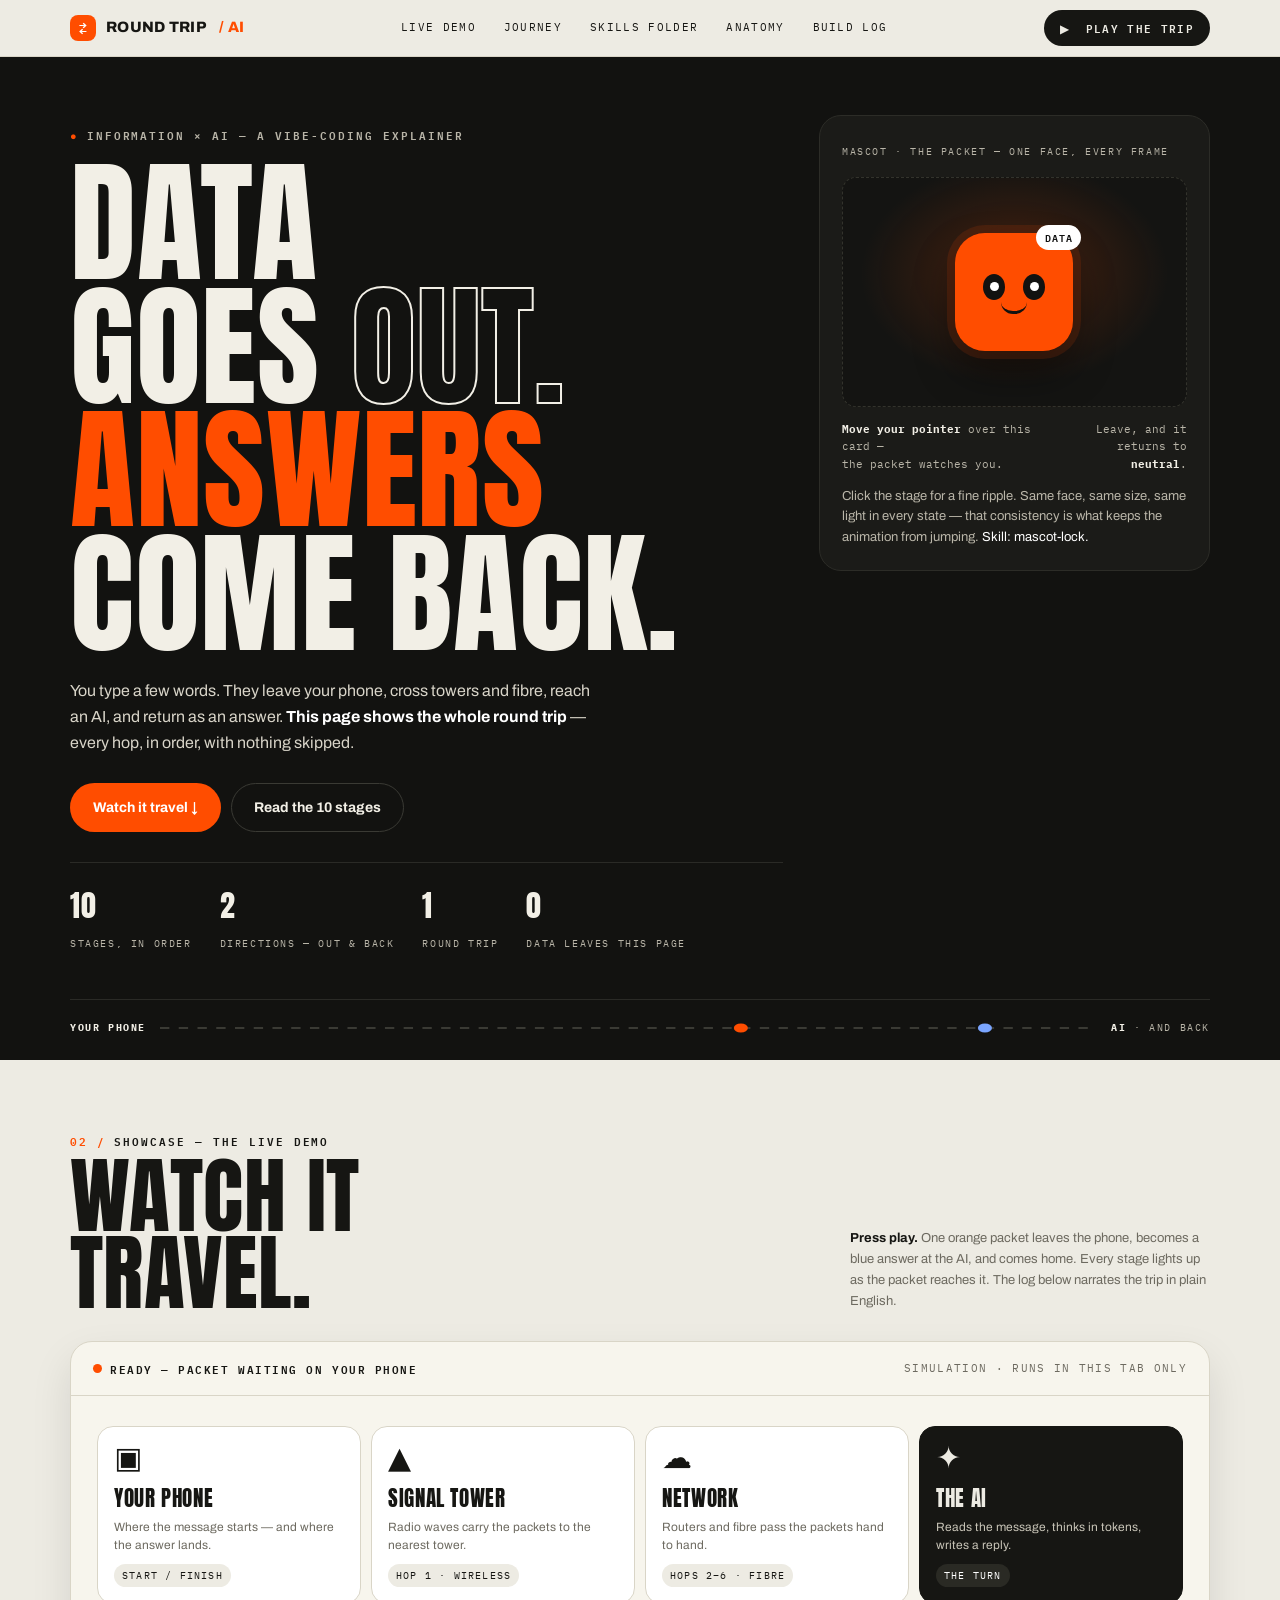
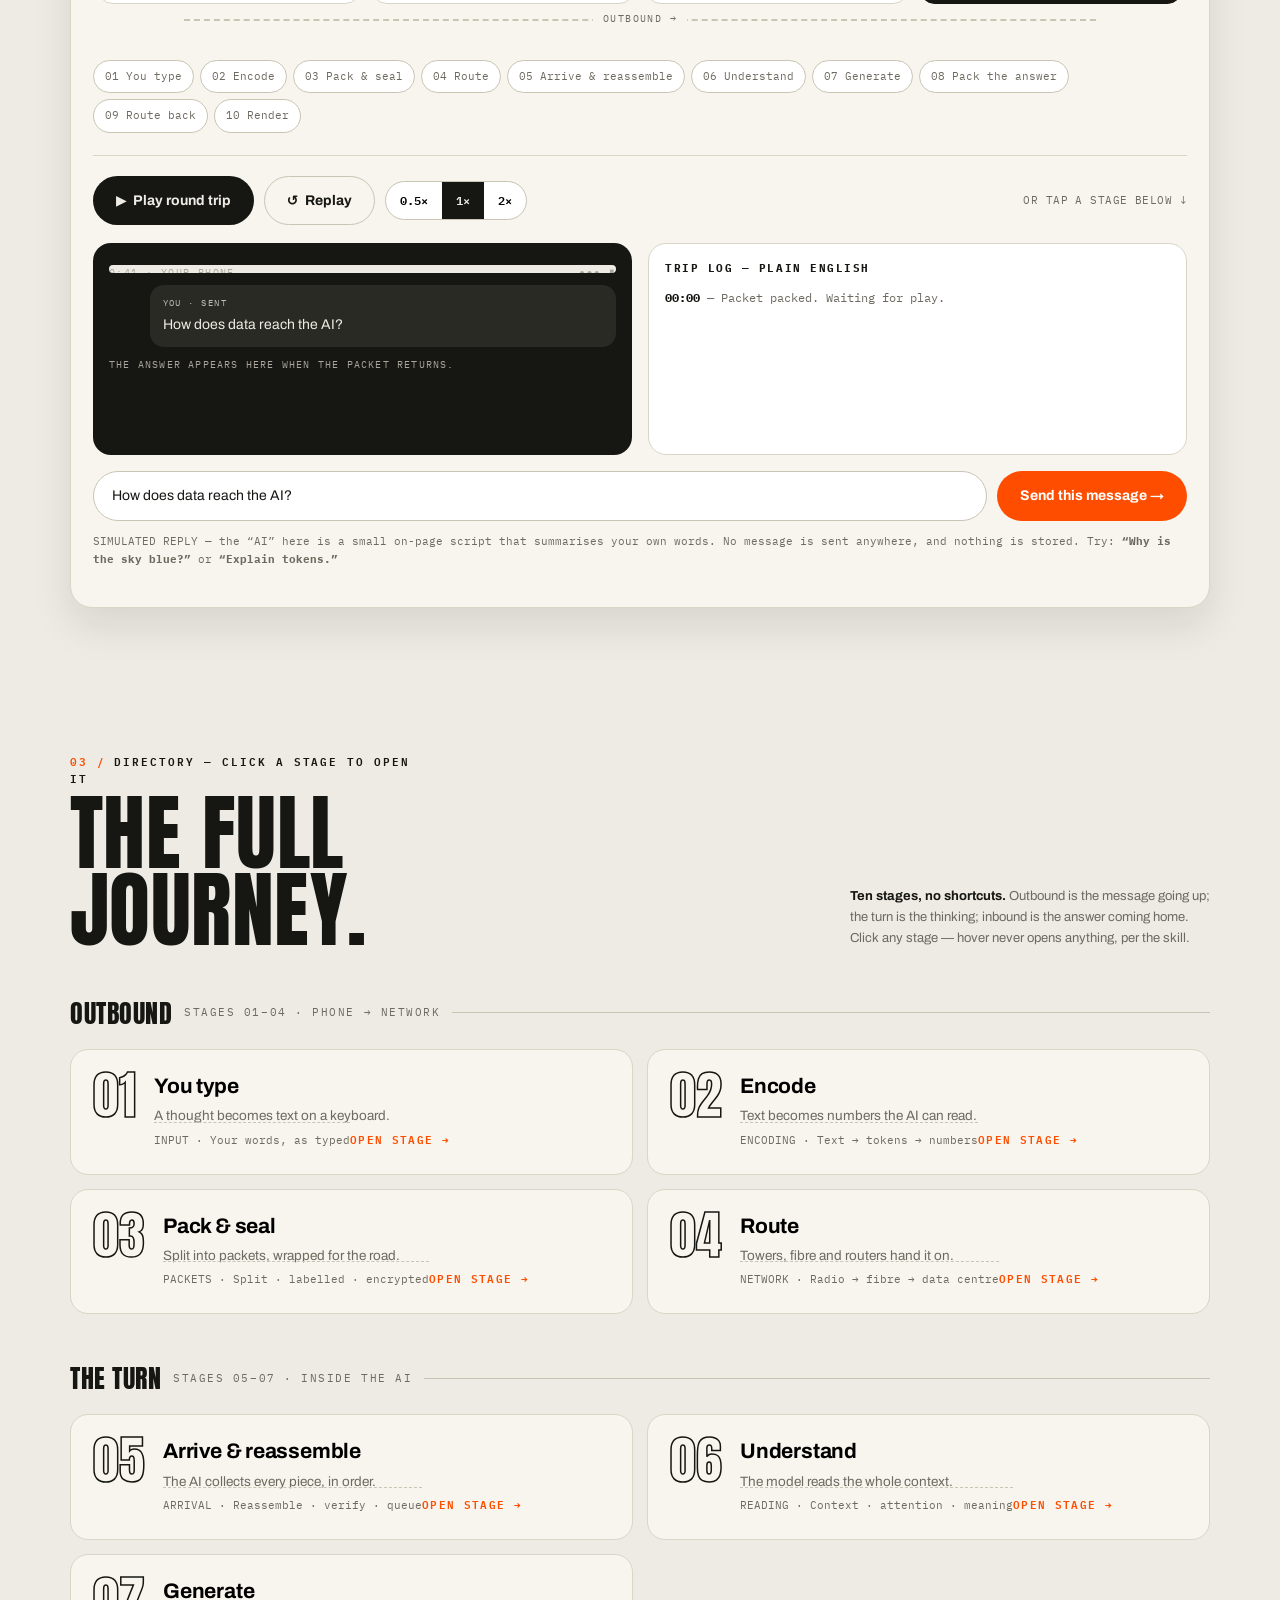
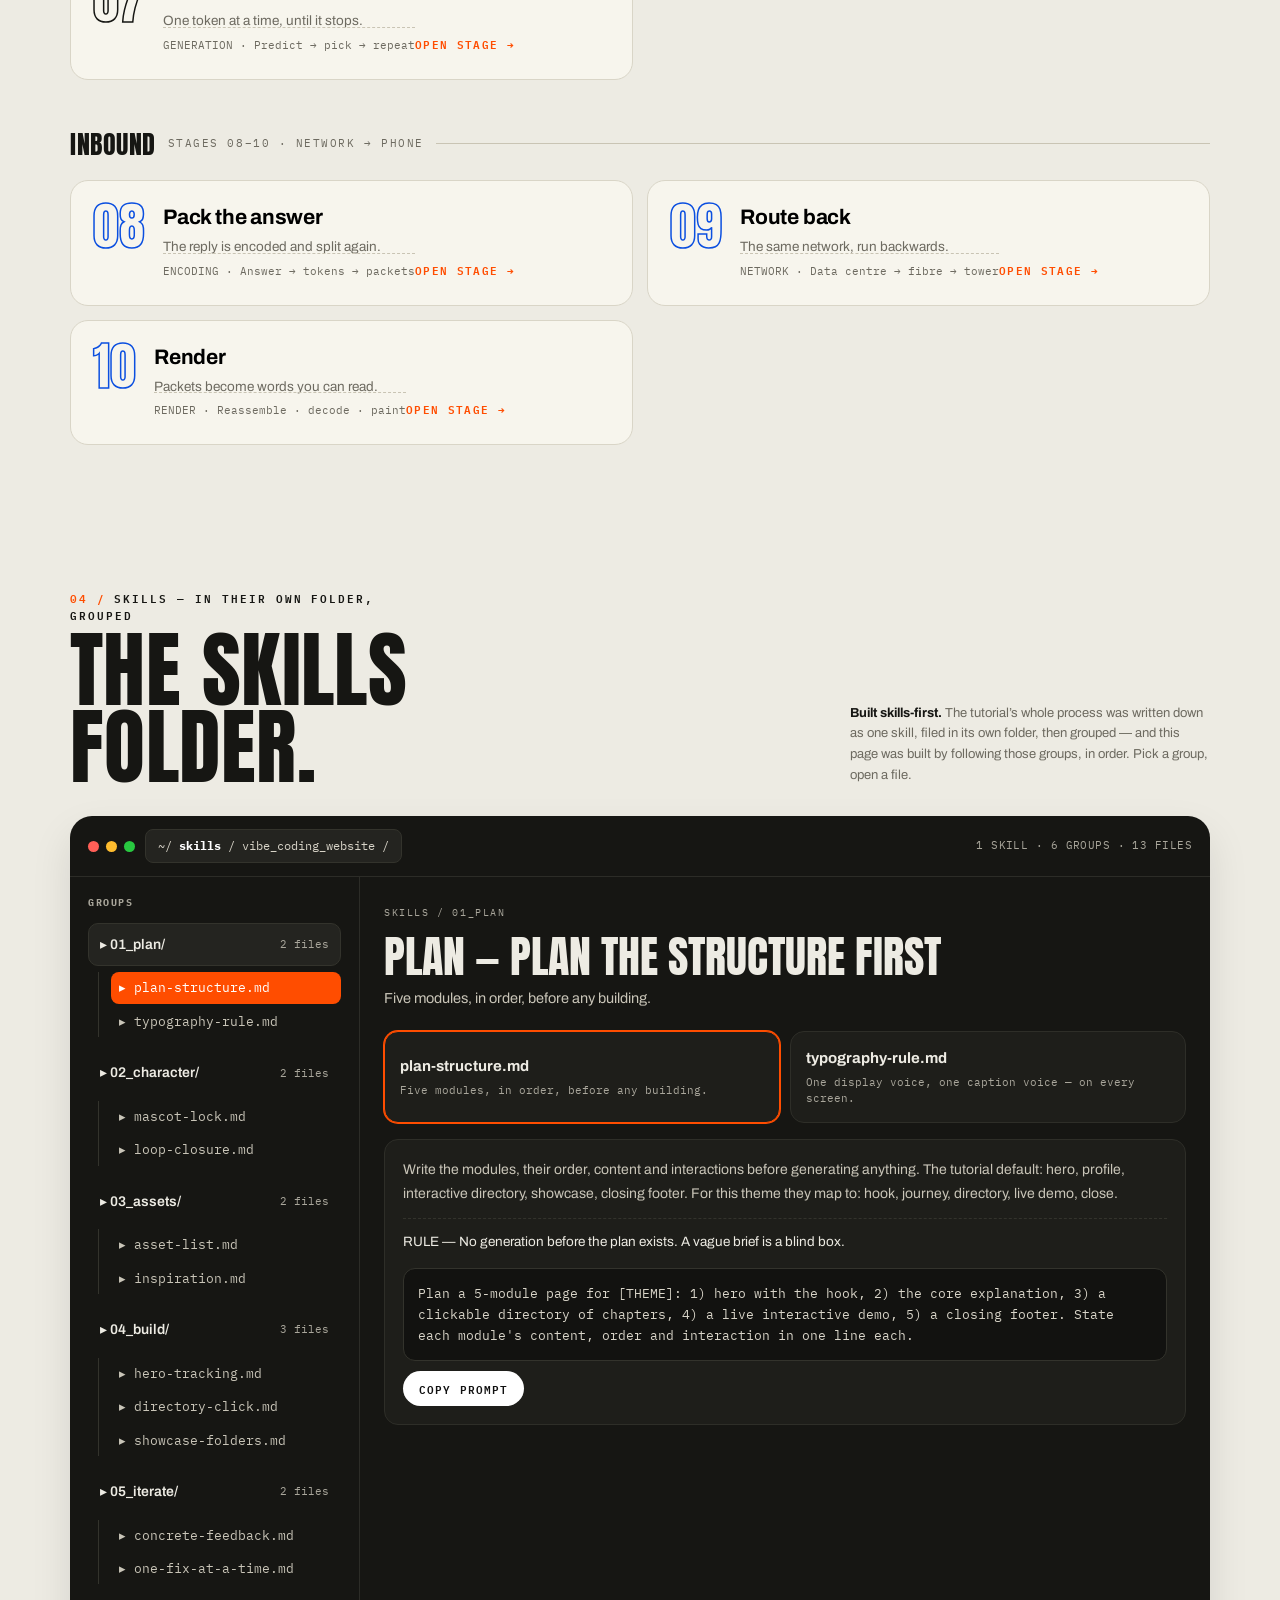
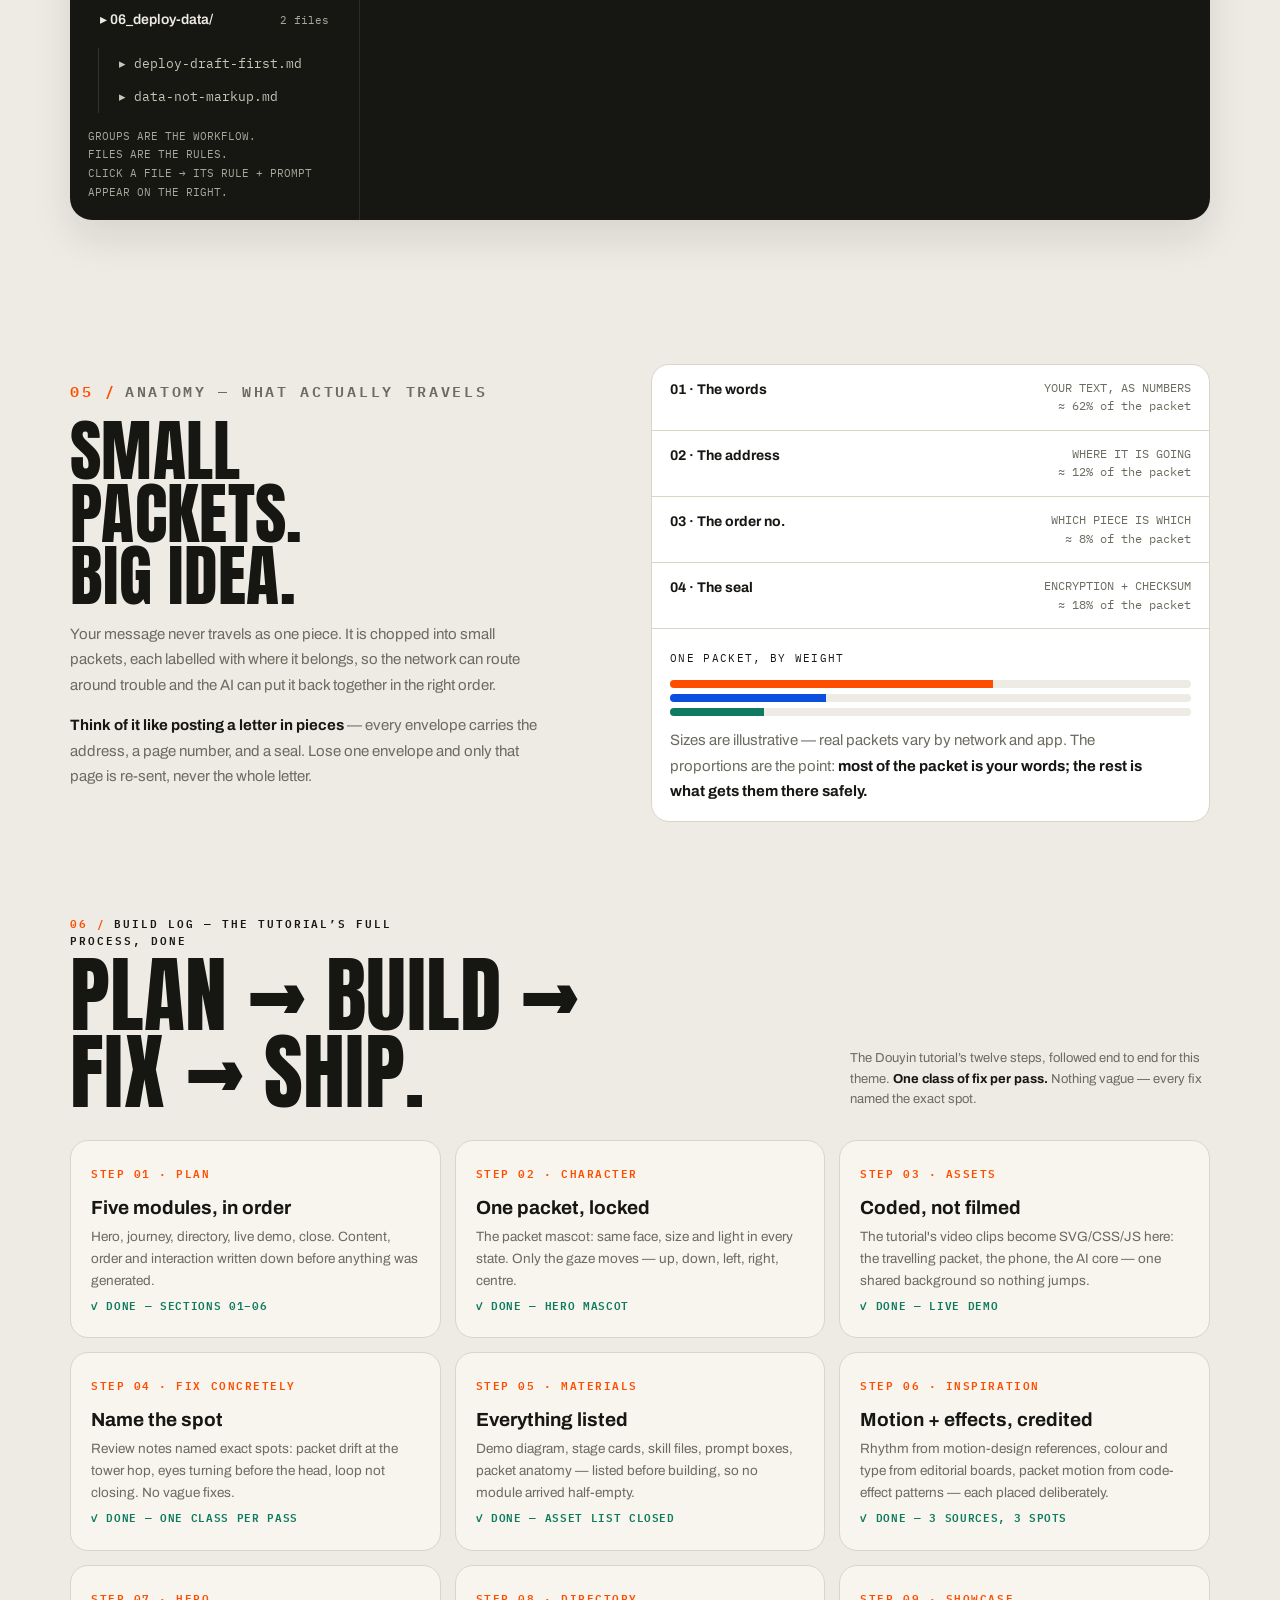
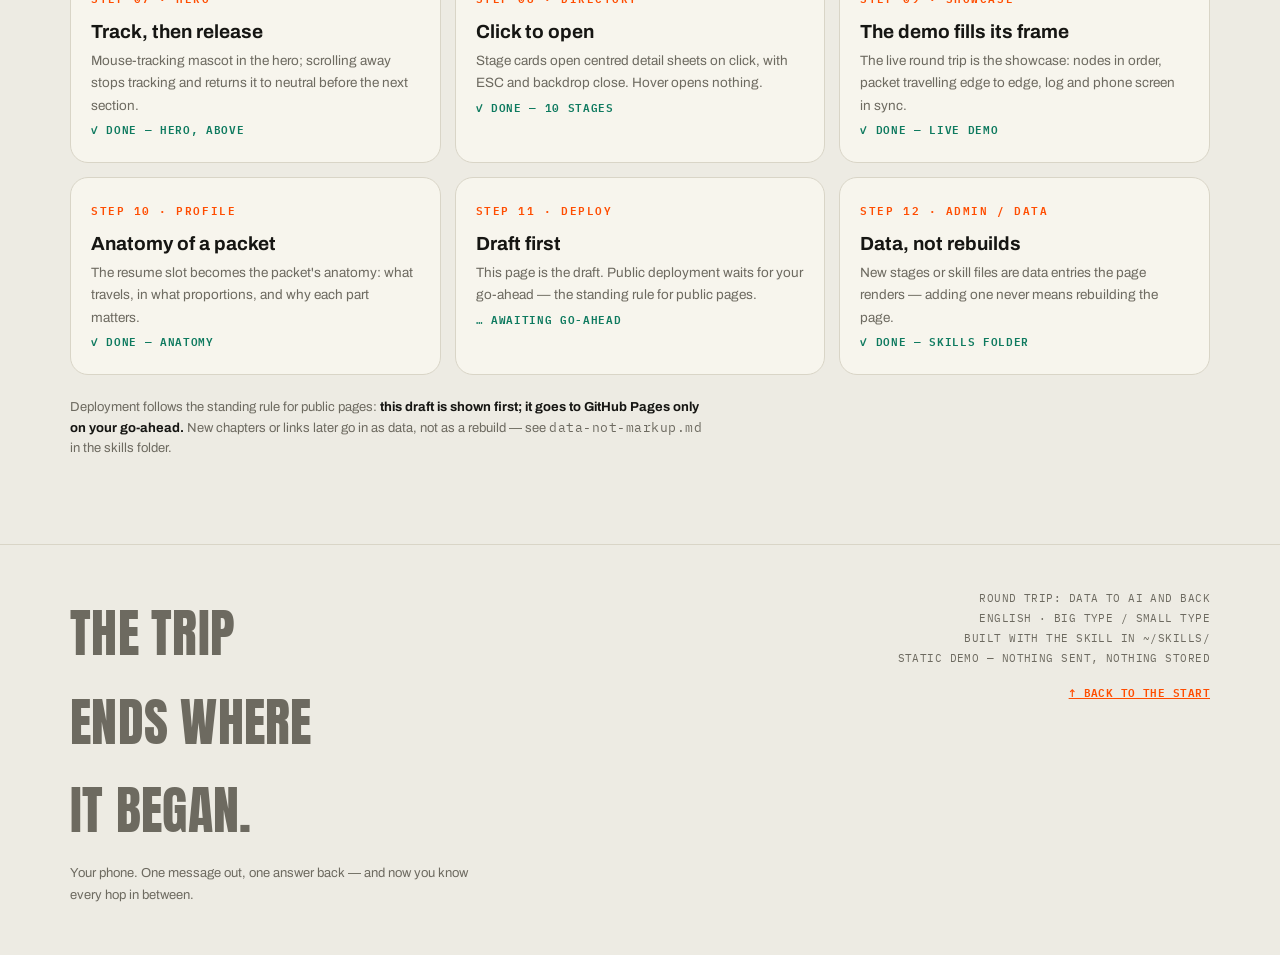
<file: ai-round-trip/v1/index.html>
<!doctype html>
<html lang="en">
<head>
<meta charset="utf-8" />
<meta name="viewport" content="width=device-width, initial-scale=1, viewport-fit=cover" />
<meta name="color-scheme" content="light dark" />
<link rel="icon" href="data:," />
<title>Round Trip: Data to AI and Back</title>
<link rel="preconnect" href="https://fonts.googleapis.com">
<link rel="preconnect" href="https://fonts.gstatic.com" crossorigin>
<link href="https://fonts.googleapis.com/css2?family=Anton&family=Archivo:wght@400;500;600;700;800&family=IBM+Plex+Mono:wght@400;500;600&display=swap" rel="stylesheet">
<style>
:root{
  --bg:#EDEBE3; --panel:#F7F5ED; --card:#FFFFFF; --ink:#161613; --muted:#6D6A60;
  --line:#D9D5C7; --line2:#C9C4B4;
  --accent:#FF4D00; --accent-ink:#FFFFFF;
  --ai:#0B4FE0; --ai-soft:#E2E9FF; --teal:#0E7A5F; --teal-soft:#DDF0E9;
  --hero:#121210; --hero-ink:#F2EFE6; --hero-muted:#B9B5A8;
  --radius:18px; --radius-sm:12px;
  --shadow:0 18px 40px rgba(22,22,19,.10);
}
@media (prefers-color-scheme: dark){
  :root{
    --bg:#121310; --panel:#1A1B17; --card:#1E201B; --ink:#F1EFE6; --muted:#A9A69B;
    --line:#2E2F27; --line2:#3A3B30;
    --accent:#FF6A2B; --ai:#7AA5FF; --ai-soft:#1B2A52; --teal:#4ADEB0; --teal-soft:#153B2E;
    --shadow:0 18px 40px rgba(0,0,0,.45);
  }
}
*{box-sizing:border-box}
html{scroll-behavior:smooth}
body{margin:0;background:var(--bg);color:var(--ink);font-family:"Archivo",system-ui,-apple-system,"Segoe UI",sans-serif;line-height:1.55;-webkit-font-smoothing:antialiased}
a{color:inherit}
button{font:inherit;cursor:pointer}
::selection{background:var(--accent);color:#fff}

/* ---------- shared type: BIG + small ---------- */
.mono{font-family:"IBM Plex Mono",ui-monospace,monospace;letter-spacing:.04em}
.kicker{font-family:"IBM Plex Mono",ui-monospace,monospace;font-size:11px;letter-spacing:.18em;text-transform:uppercase;font-weight:600}
.kicker i{font-style:normal;color:var(--accent);margin-right:8px}
.huge{font-family:"Anton",sans-serif;font-weight:400;text-transform:uppercase;line-height:.92;letter-spacing:.005em}
.small{font-size:13px;line-height:1.6;color:var(--muted)}
.small b{color:var(--ink);font-weight:700}
.wrap{max-width:1180px;margin:0 auto;padding:0 20px}
section{padding:72px 0}
.sec-head{display:flex;align-items:flex-end;justify-content:space-between;gap:24px;flex-wrap:wrap;margin-bottom:30px}
.sec-head h2{font-size:clamp(44px,7vw,84px);margin:8px 0 0}
.sec-head p{max-width:360px;margin:0}

/* ---------- top bar ---------- */
.topbar{position:sticky;top:0;z-index:50;background:color-mix(in srgb,var(--bg) 88%,transparent);backdrop-filter:blur(10px);border-bottom:1px solid var(--line)}
.topbar-in{display:flex;align-items:center;justify-content:space-between;gap:16px;height:56px}
.brand{display:flex;align-items:center;gap:10px;text-decoration:none;font-weight:800;letter-spacing:.02em;font-size:15px}
.brand-dot{width:26px;height:26px;border-radius:8px;background:var(--accent);display:grid;place-items:center;color:#fff;font-family:"IBM Plex Mono",monospace;font-size:13px;font-weight:600}
.brand em{font-style:normal;color:var(--accent)}
.nav{display:flex;gap:4px;flex-wrap:wrap}
.nav a{font-family:"IBM Plex Mono",monospace;font-size:11px;letter-spacing:.12em;text-transform:uppercase;text-decoration:none;padding:8px 11px;border-radius:99px;border:1px solid transparent}
.nav a:hover{border-color:var(--line2);background:var(--panel)}
.top-cta{background:var(--ink);color:var(--bg);border:0;border-radius:99px;padding:9px 16px;font-family:"IBM Plex Mono",monospace;font-size:11px;letter-spacing:.12em;text-transform:uppercase;font-weight:600;white-space:nowrap}
@media(max-width:760px){.nav{display:none}.top-cta{padding:8px 12px}}

/* ---------- hero ---------- */
.hero{background:var(--hero);color:var(--hero-ink);padding:58px 0 0;overflow:hidden;position:relative}
.hero-grid{display:grid;grid-template-columns:1.55fr .85fr;gap:36px;align-items:start}
@media(max-width:860px){.hero-grid{grid-template-columns:1fr}}
.hero .kicker{color:var(--hero-muted)}
.hero .kicker i{color:var(--accent)}
.hero h1{font-size:clamp(64px,10.5vw,138px);margin:18px 0 0}
.hero h1 .out{color:transparent;-webkit-text-stroke:2px var(--hero-ink)}
.hero h1 .acc{color:var(--accent)}
.hero-lede{max-width:520px;color:#D8D4C8;font-size:16px;line-height:1.65;margin:22px 0 0}
.hero-lede b{color:#fff}
.hero-meta{display:flex;gap:28px;flex-wrap:wrap;margin-top:30px;border-top:1px solid #2A2A26;padding-top:20px}
.hero-meta div b{display:block;font-family:"Anton",sans-serif;font-size:30px;font-weight:400;letter-spacing:.02em}
.hero-meta div span{font-family:"IBM Plex Mono",monospace;font-size:10px;letter-spacing:.16em;text-transform:uppercase;color:var(--hero-muted)}
.hero-actions{display:flex;gap:10px;flex-wrap:wrap;margin-top:26px}
.btn{display:inline-flex;align-items:center;gap:9px;border-radius:99px;padding:13px 22px;font-weight:700;font-size:14px;text-decoration:none;border:1px solid transparent}
.btn-primary{background:var(--accent);color:#fff}
.btn-primary:hover{filter:brightness(1.08)}
.btn-ghost{background:transparent;color:var(--hero-ink);border-color:#3A3A34}
.btn-ghost:hover{border-color:var(--hero-ink)}
.btn-dark{background:var(--ink);color:var(--bg)}
.btn-line{background:var(--panel);color:var(--ink);border-color:var(--line2)}

/* mascot */
.mascot-card{background:#1B1B18;border:1px solid #2C2C27;border-radius:22px;padding:22px;position:relative}
.mascot-card .mono{font-size:10px;letter-spacing:.16em;text-transform:uppercase;color:var(--hero-muted)}
.mascot-stage{height:230px;display:grid;place-items:center;position:relative;overflow:hidden;border-radius:14px;background:radial-gradient(220px 160px at 50% 42%,rgba(255,77,0,.22),transparent 70%),#141412;border:1px dashed #33332C;margin-top:14px}
.packet{width:118px;height:118px;border-radius:30px;background:var(--accent);display:grid;place-items:center;position:relative;box-shadow:0 0 0 8px rgba(255,77,0,.12),0 22px 40px rgba(0,0,0,.45);transition:transform .18s ease-out}
.packet-face{width:66px;height:44px;position:relative}
.eye{position:absolute;top:4px;width:22px;height:26px;background:#121210;border-radius:50%;display:grid;place-items:center}
.eye.left{left:2px}.eye.right{right:2px}
.pupil{width:9px;height:9px;background:#fff;border-radius:50%;transform:translate(0,0);transition:transform .08s linear}
.mouth{position:absolute;left:50%;bottom:0;transform:translateX(-50%);width:26px;height:12px;border:3px solid #121210;border-top:0;border-left:0;border-right:0;border-radius:0 0 20px 20px}
.packet-tag{position:absolute;right:-8px;top:-8px;background:#fff;color:#111;border-radius:99px;padding:5px 9px;font-family:"IBM Plex Mono",monospace;font-size:10px;font-weight:600;letter-spacing:.08em}
.mascot-note{display:flex;justify-content:space-between;gap:12px;margin-top:14px;font-family:"IBM Plex Mono",monospace;font-size:11px;color:var(--hero-muted);line-height:1.6}
.mascot-note b{color:var(--hero-ink)}
.ripple{position:absolute;border:1.5px solid rgba(255,255,255,.65);border-radius:50%;pointer-events:none;animation:rip .7s ease-out forwards}
@keyframes rip{from{width:12px;height:12px;opacity:.9}to{width:150px;height:150px;opacity:0}}
.hero-path{margin-top:44px;border-top:1px solid #2A2A26;padding:18px 0 22px;display:flex;align-items:center;gap:14px;overflow:hidden}
.hero-path svg{flex:1;min-width:0}
.path-label{font-family:"IBM Plex Mono",monospace;font-size:10px;letter-spacing:.16em;text-transform:uppercase;color:var(--hero-muted);white-space:nowrap}
.path-label b{color:var(--hero-ink)}

/* ---------- live demo ---------- */
.demo{background:var(--panel);border:1px solid var(--line);border-radius:22px;box-shadow:var(--shadow);overflow:hidden}
.demo-top{display:flex;justify-content:space-between;gap:16px;flex-wrap:wrap;align-items:center;padding:18px 22px;border-bottom:1px solid var(--line)}
.demo-top .live{display:inline-flex;align-items:center;gap:8px;font-family:"IBM Plex Mono",monospace;font-size:11px;letter-spacing:.14em;text-transform:uppercase;font-weight:600}
.live-dot{width:9px;height:9px;border-radius:50%;background:var(--accent);box-shadow:0 0 0 0 rgba(255,77,0,.5);animation:pulse 1.6s infinite}
@keyframes pulse{70%{box-shadow:0 0 0 9px rgba(255,77,0,0)}100%{box-shadow:0 0 0 0 rgba(255,77,0,0)}}
.demo-body{padding:24px 22px 28px;position:relative}
.track{position:relative;padding:6px 4px 10px}
.nodes{display:flex;justify-content:space-between;align-items:stretch;gap:10px;position:relative;z-index:2}
@media(max-width:760px){.nodes{flex-direction:column;gap:14px}}
.node{flex:1;background:var(--card);border:1.5px solid var(--line);border-radius:16px;padding:16px;text-align:left;transition:border-color .25s, box-shadow .25s, transform .25s;min-width:0}
.node.active{border-color:var(--accent);box-shadow:0 0 0 3px color-mix(in srgb,var(--accent) 22%,transparent)}
.node.active-ai{border-color:var(--ai);box-shadow:0 0 0 3px color-mix(in srgb,var(--ai) 22%,transparent)}
.node .glyph{font-size:30px;line-height:1}
.node h3{font-family:"Anton",sans-serif;font-weight:400;font-size:21px;letter-spacing:.03em;text-transform:uppercase;margin:9px 0 3px}
.node p{margin:0;font-size:12px;color:var(--muted);line-height:1.5}
.node .tag{display:inline-block;font-family:"IBM Plex Mono",monospace;font-size:10px;letter-spacing:.12em;text-transform:uppercase;padding:4px 8px;border-radius:99px;background:var(--bg);margin-top:10px}
.node-ai{background:var(--ink);color:var(--bg);border-color:var(--ink)}
.node-ai p{color:#C9C5B8}
.node-ai .tag{background:#2A2A24;color:#fff}
.node .thinking{display:none;margin-top:10px;font-family:"IBM Plex Mono",monospace;font-size:11px;color:var(--ai)}
.node-ai.thinking-on .thinking{display:block}
.dots i{display:inline-block;width:6px;height:6px;border-radius:50%;background:currentColor;margin-right:4px;animation:blink 1s infinite}
.dots i:nth-child(2){animation-delay:.15s}.dots i:nth-child(3){animation-delay:.3s}
@keyframes blink{0%,100%{opacity:.25}50%{opacity:1}}
.connector{height:26px;position:relative;margin:2px 8%}
.connector::before{content:"";position:absolute;left:0;right:0;top:50%;border-top:2px dashed var(--line2)}
.connector span{position:absolute;left:50%;top:50%;transform:translate(-50%,-50%);background:var(--panel);padding:0 10px;font-family:"IBM Plex Mono",monospace;font-size:10px;letter-spacing:.14em;text-transform:uppercase;color:var(--muted)}
@media(max-width:760px){.connector{height:20px;margin:0 auto}.connector::before{left:50%;top:0;bottom:0;border-top:0;border-left:2px dashed var(--line2)}}
#packetDot{position:absolute;width:22px;height:22px;border-radius:50%;background:var(--accent);border:3px solid #fff;box-shadow:0 4px 16px rgba(0,0,0,.35);z-index:5;left:0;top:0;transform:translate(-50%,-50%);display:none;pointer-events:none}
#packetDot.returning{background:var(--ai)}
#packetDot::after{content:attr(data-label);position:absolute;left:26px;top:50%;transform:translateY(-50%);background:var(--ink);color:var(--bg);font-family:"IBM Plex Mono",monospace;font-size:10px;letter-spacing:.08em;padding:4px 8px;border-radius:99px;white-space:nowrap}
.controls{display:flex;gap:10px;flex-wrap:wrap;align-items:center;margin-top:22px;padding-top:20px;border-top:1px solid var(--line)}
.controls .spacer{flex:1}
.seg{display:flex;border:1px solid var(--line2);border-radius:99px;overflow:hidden;background:var(--card)}
.seg button{border:0;background:transparent;padding:9px 14px;font-family:"IBM Plex Mono",monospace;font-size:12px;font-weight:600}
.seg button.on{background:var(--ink);color:var(--bg)}
.stage-strip{display:flex;gap:6px;flex-wrap:wrap;margin-top:16px}
.stage-chip{font-family:"IBM Plex Mono",monospace;font-size:11px;padding:7px 11px;border-radius:99px;border:1px solid var(--line2);background:var(--card);color:var(--muted)}
.stage-chip.on{background:var(--accent);border-color:var(--accent);color:#fff;font-weight:600}
.stage-chip.done{background:var(--teal-soft);border-color:var(--teal);color:var(--teal);font-weight:600}
.demo-grid{display:grid;grid-template-columns:1fr 1fr;gap:16px;margin-top:18px}
@media(max-width:760px){.demo-grid{grid-template-columns:1fr}}
.phone-mock{background:var(--ink);color:#EDEBE3;border-radius:18px;padding:16px;min-height:212px}
.phone-mock .bar{display:flex;justify-content:space-between;font-family:"IBM Plex Mono",monospace;font-size:10px;letter-spacing:.14em;text-transform:uppercase;color:#A9A69B;margin-bottom:12px}
.bubble{border-radius:14px;padding:11px 13px;font-size:14px;line-height:1.55;max-width:92%;margin-bottom:10px}
.bubble.q{background:#2A2A24;margin-left:auto;text-align:left}
.bubble.a{background:var(--accent);color:#fff}
.bubble .who{font-family:"IBM Plex Mono",monospace;font-size:9px;letter-spacing:.16em;text-transform:uppercase;opacity:.75;display:block;margin-bottom:4px}
.log{background:var(--card);border:1px solid var(--line);border-radius:18px;padding:16px;min-height:212px}
.log h4{margin:0 0 10px;font-family:"IBM Plex Mono",monospace;font-size:11px;letter-spacing:.14em;text-transform:uppercase}
.log-lines{font-family:"IBM Plex Mono",monospace;font-size:12px;line-height:1.8;color:var(--muted);max-height:168px;overflow:auto}
.log-lines b{color:var(--ink)}
.log-lines .ok{color:var(--teal);font-weight:600}
.tryrow{display:flex;gap:10px;flex-wrap:wrap;margin-top:16px}
.tryrow input{flex:1;min-width:220px;border:1.5px solid var(--line2);border-radius:99px;padding:12px 18px;font:inherit;font-size:14px;background:var(--card);color:var(--ink)}
.tryrow input:focus{outline:2px solid var(--accent);outline-offset:1px}
.sim-note{font-family:"IBM Plex Mono",monospace;font-size:11px;color:var(--muted);margin-top:12px;line-height:1.6}

/* ---------- flow stages ---------- */
.phase-label{display:flex;align-items:center;gap:12px;margin:44px 0 16px}
.phase-label:first-of-type{margin-top:0}
.phase-label b{font-family:"Anton",sans-serif;font-weight:400;font-size:26px;text-transform:uppercase;letter-spacing:.02em}
.phase-label span{font-family:"IBM Plex Mono",monospace;font-size:11px;letter-spacing:.14em;text-transform:uppercase;color:var(--muted)}
.phase-label::after{content:"";flex:1;border-top:1px solid var(--line2)}
.stages{display:grid;grid-template-columns:repeat(2,1fr);gap:14px}
@media(max-width:760px){.stages{grid-template-columns:1fr}}
.stage{border:1px solid var(--line);background:var(--panel);border-radius:var(--radius);padding:22px;text-align:left;display:grid;grid-template-columns:auto 1fr;gap:18px;width:100%;transition:transform .15s, box-shadow .15s, border-color .15s}
.stage:hover{transform:translateY(-2px);box-shadow:var(--shadow);border-color:var(--line2)}
.stage .num{font-family:"Anton",sans-serif;font-size:52px;line-height:.9;color:transparent;-webkit-text-stroke:1.5px var(--ink)}
.stage.back .num{-webkit-text-stroke:1.5px var(--ai)}
.stage h3{margin:2px 0 6px;font-size:21px;line-height:1.2;letter-spacing:-.01em}
.stage p{margin:0;font-size:13.5px;color:var(--muted);line-height:1.6}
.stage .spec{margin-top:12px;font-family:"IBM Plex Mono",monospace;font-size:11px;color:var(--muted);border-top:1px dashed var(--line2);padding-top:10px;line-height:1.7}
.stage .spec b{color:var(--ink)}
.stage .open{margin-top:10px;font-family:"IBM Plex Mono",monospace;font-size:11px;letter-spacing:.12em;text-transform:uppercase;font-weight:600;color:var(--accent)}

/* detail drawer */
.overlay{position:fixed;inset:0;background:rgba(10,10,8,.55);backdrop-filter:blur(3px);z-index:80;display:none;align-items:center;justify-content:center;padding:20px}
.overlay.open{display:flex}
.sheet{background:var(--panel);color:var(--ink);border-radius:20px;max-width:560px;width:100%;max-height:86vh;overflow:auto;padding:28px;box-shadow:0 30px 70px rgba(0,0,0,.4);position:relative}
.sheet h3{font-family:"Anton",sans-serif;font-weight:400;font-size:36px;text-transform:uppercase;line-height:1;margin:10px 0 8px}
.sheet p{color:var(--muted);font-size:14.5px;line-height:1.7}
.sheet .close-x{position:absolute;top:16px;right:16px;width:36px;height:36px;border-radius:50%;border:1px solid var(--line2);background:var(--card);font-size:17px;line-height:1}
.sheet ul{margin:14px 0 0;padding-left:18px;color:var(--muted);font-size:14px;line-height:1.7}
.sheet ul b{color:var(--ink)}

/* ---------- skills folder ---------- */
.skills-shell{background:var(--ink);color:#EDEBE3;border-radius:22px;overflow:hidden;box-shadow:var(--shadow)}
.skills-bar{display:flex;align-items:center;gap:10px;padding:13px 18px;border-bottom:1px solid #2C2C27;flex-wrap:wrap}
.traffic{display:flex;gap:7px}
.traffic i{width:11px;height:11px;border-radius:50%;background:#3A3A34;display:block}
.traffic i:first-child{background:#FF5F57}.traffic i:nth-child(2){background:#FEBC2E}.traffic i:nth-child(3){background:#28C840}
.path-pill{font-family:"IBM Plex Mono",monospace;font-size:12px;background:#242420;border:1px solid #33332C;border-radius:8px;padding:7px 12px;color:#D8D4C8}
.path-pill b{color:#fff}
.skills-body{display:grid;grid-template-columns:290px 1fr;min-height:460px}
@media(max-width:820px){.skills-body{grid-template-columns:1fr}}
.skills-side{border-right:1px solid #2C2C27;padding:18px}
.skills-side h4{margin:0 0 12px;font-family:"IBM Plex Mono",monospace;font-size:10px;letter-spacing:.16em;text-transform:uppercase;color:#A9A69B}
.group-btn{display:flex;justify-content:space-between;align-items:center;width:100%;background:transparent;border:1px solid transparent;color:#EDEBE3;border-radius:10px;padding:10px 11px;text-align:left;font-size:14px;font-weight:600}
.group-btn:hover,.group-btn.on{background:#242420;border-color:#33332C}
.group-btn small{font-family:"IBM Plex Mono",monospace;font-size:11px;color:#A9A69B;font-weight:400}
.folder-list{margin:6px 0 14px 10px;border-left:1px solid #33332C;padding-left:12px;display:grid;gap:2px}
.folder-list button{background:transparent;border:0;color:#C9C5B8;text-align:left;padding:6px 8px;border-radius:8px;font-family:"IBM Plex Mono",monospace;font-size:12.5px;width:100%}
.folder-list button:hover{background:#242420;color:#fff}
.folder-list button.on{background:var(--accent);color:#fff}
.skills-main{padding:22px 24px 26px;min-width:0}
.skills-main .mono{font-size:10px;letter-spacing:.16em;text-transform:uppercase;color:#A9A69B}
.skills-main h3{font-family:"Anton",sans-serif;font-weight:400;font-size:clamp(30px,4vw,44px);text-transform:uppercase;line-height:1;margin:10px 0 8px}
.skills-main .lead{color:#C9C5B8;font-size:14.5px;line-height:1.7;max-width:620px;margin:0}
.skill-files{display:grid;grid-template-columns:repeat(2,1fr);gap:10px;margin-top:20px}
@media(max-width:560px){.skill-files{grid-template-columns:1fr}}
.skill-file{background:#1E1E1A;border:1px solid #2E2E28;border-radius:14px;padding:15px;text-align:left;color:#EDEBE3;width:100%}
.skill-file:hover{border-color:var(--accent)}
.skill-file.on{border-color:var(--accent);box-shadow:0 0 0 1px var(--accent)}
.skill-file b{display:block;font-size:15px}
.skill-file span{font-family:"IBM Plex Mono",monospace;font-size:11px;color:#A9A69B;display:block;margin-top:4px;line-height:1.5}
.skill-detail{margin-top:16px;background:#1E1E1A;border:1px solid #2E2E28;border-radius:14px;padding:18px}
.skill-detail p{margin:0;color:#C9C5B8;font-size:14px;line-height:1.7}
.skill-detail .rule{margin-top:12px;padding-top:12px;border-top:1px dashed #33332C;font-size:13.5px;line-height:1.7;color:#EDEBE3}
.prompt-box{margin-top:14px;background:#121210;border:1px solid #33332C;border-radius:12px;padding:14px;font-family:"IBM Plex Mono",monospace;font-size:12.5px;line-height:1.7;color:#D8D4C8;white-space:pre-wrap;word-break:break-word}
.copy-btn{margin-top:10px;background:#fff;color:#111;border:0;border-radius:99px;padding:9px 16px;font-family:"IBM Plex Mono",monospace;font-size:11px;letter-spacing:.1em;text-transform:uppercase;font-weight:600}
.group-note{margin-top:18px;font-family:"IBM Plex Mono",monospace;font-size:11px;line-height:1.7;color:#A9A69B}

/* ---------- workflow / build log ---------- */
.workflow{display:grid;grid-template-columns:repeat(3,1fr);gap:14px}
@media(max-width:860px){.workflow{grid-template-columns:1fr 1fr}}
@media(max-width:560px){.workflow{grid-template-columns:1fr}}
.wf{border:1px solid var(--line);border-radius:var(--radius);background:var(--panel);padding:20px}
.wf .step{font-family:"IBM Plex Mono",monospace;font-size:11px;letter-spacing:.14em;text-transform:uppercase;color:var(--accent);font-weight:600}
.wf h3{font-size:19px;margin:10px 0 6px;line-height:1.25}
.wf p{margin:0;font-size:13.5px;color:var(--muted);line-height:1.65}
.wf .done{margin-top:14px;font-family:"IBM Plex Mono",monospace;font-size:11px;color:var(--teal);font-weight:600;letter-spacing:.06em}

/* ---------- anatomy ---------- */
.anatomy{display:grid;grid-template-columns:1fr 1fr;gap:22px;align-items:start}
@media(max-width:820px){.anatomy{grid-template-columns:1fr}}
.anatomy h2{font-size:clamp(40px,6vw,68px);margin:8px 0 12px}
.anatomy p{color:var(--muted);font-size:15px;line-height:1.7;max-width:480px}
.packet-break{background:var(--card);border:1px solid var(--line);border-radius:var(--radius);overflow:hidden}
.packet-break .row{display:flex;justify-content:space-between;gap:14px;padding:14px 18px;border-bottom:1px solid var(--line);font-size:14px}
.packet-break .row:last-child{border-bottom:0}
.packet-break .row b{font-weight:700}
.packet-break .row span{font-family:"IBM Plex Mono",monospace;font-size:12px;color:var(--muted);text-align:right}
.bar{height:8px;border-radius:99px;background:var(--bg);overflow:hidden;margin-top:6px}
.bar i{display:block;height:100%;background:var(--accent)}
.bar i.blue{background:var(--ai)}
.bar i.green{background:var(--teal)}

/* ---------- footer ---------- */
footer{border-top:1px solid var(--line);padding:36px 0 48px}
.foot{display:flex;justify-content:space-between;gap:20px;flex-wrap:wrap;align-items:flex-start}
.foot .huge{font-size:clamp(34px,5vw,52px)}
.foot p{margin:8px 0 0;font-size:13px;color:var(--muted);max-width:420px;line-height:1.7}
.foot .mono{font-size:11px;color:var(--muted);line-height:1.8}
.sr{position:absolute;width:1px;height:1px;overflow:hidden;clip:rect(0 0 0 0);white-space:nowrap}
@media (prefers-reduced-motion: reduce){
  html{scroll-behavior:auto}
  *,*::before,*::after{animation-duration:.01ms !important;transition-duration:.01ms !important}
}
</style>
</head>
<body>

<header class="topbar">
  <div class="wrap topbar-in">
    <a class="brand" href="#top"><span class="brand-dot">⇄</span>ROUND&nbsp;TRIP<em>&nbsp;/ AI</em></a>
    <nav class="nav" aria-label="Sections">
      <a href="#demo">Live demo</a><a href="#journey">Journey</a><a href="#skills">Skills folder</a><a href="#anatomy">Anatomy</a><a href="#workflow">Build log</a>
    </nav>
    <button class="top-cta" type="button" data-scroll="#demo">▶&nbsp; Play the trip</button>
  </div>
</header>

<main id="top">

<!-- ============ 1 · HERO ============ -->
<section class="hero" style="padding-top:58px" aria-label="Introduction">
  <div class="wrap">
    <div class="hero-grid">
      <div>
        <p class="kicker"><i>●</i>Information × AI — a vibe-coding explainer</p>
        <h1 class="huge">Data<br>goes <span class="out">out.</span><br><span class="acc">Answers</span><br>come back.</h1>
        <p class="hero-lede">You type a few words. They leave your phone, cross towers and fibre, reach an AI, and return as an answer. <b>This page shows the whole round trip</b> — every hop, in order, with nothing skipped.</p>
        <div class="hero-actions">
          <a class="btn btn-primary" href="#demo">Watch it travel ↓</a>
          <a class="btn btn-ghost" href="#journey">Read the 10 stages</a>
        </div>
        <div class="hero-meta">
          <div><b>10</b><span>Stages, in order</span></div>
          <div><b>2</b><span>Directions — out &amp; back</span></div>
          <div><b>1</b><span>Round trip</span></div>
          <div><b>0</b><span>Data leaves this page</span></div>
        </div>
      </div>

      <div class="mascot-card" id="mascotCard">
        <span class="mono">Mascot · The Packet — one face, every frame</span>
        <div class="mascot-stage" id="mascotStage" aria-label="Packet mascot. Its eyes follow your pointer.">
          <div class="packet" id="packet">
            <span class="packet-tag">DATA</span>
            <div class="packet-face">
              <span class="eye left"><span class="pupil" data-pupil></span></span>
              <span class="eye right"><span class="pupil" data-pupil></span></span>
              <span class="mouth"></span>
            </div>
          </div>
        </div>
        <div class="mascot-note">
          <span><b>Move your pointer</b> over this card —<br>the packet watches you.</span>
          <span style="text-align:right">Leave, and it<br>returns to <b>neutral</b>.</span>
        </div>
        <p class="small" style="color:var(--hero-muted);margin:12px 0 0">Click the stage for a fine ripple. Same face, same size, same light in every state — that consistency is what keeps the animation from jumping. <span style="color:#fff">Skill: mascot-lock.</span></p>
      </div>
    </div>

    <div class="hero-path" aria-hidden="true">
      <span class="path-label"><b>YOUR PHONE</b></span>
      <svg viewBox="0 0 600 20" preserveAspectRatio="none" height="20" role="presentation">
        <path d="M0 10 H600" fill="none" stroke="#3A3A34" stroke-width="2" stroke-dasharray="6 6"/>
        <circle r="4.5" fill="#FF4D00"><animateMotion dur="3.2s" repeatCount="indefinite" path="M0 10 H600"/></circle>
        <circle r="4.5" fill="#7AA5FF"><animateMotion dur="3.2s" begin="1.6s" repeatCount="indefinite" path="M600 10 H0"/></circle>
      </svg>
      <span class="path-label"><b>AI</b> · AND BACK</span>
    </div>
  </div>
</section>

<!-- ============ 2 · LIVE DEMO / SHOWCASE ============ -->
<section id="demo" aria-label="Live animated demonstration">
  <div class="wrap">
    <div class="sec-head">
      <div>
        <p class="kicker"><i>02 /</i>Showcase — the live demo</p>
        <h2 class="huge">Watch it<br>travel.</h2>
      </div>
      <p class="small"><b>Press play.</b> One orange packet leaves the phone, becomes a blue answer at the AI, and comes home. Every stage lights up as the packet reaches it. The log below narrates the trip in plain English.</p>
    </div>

    <div class="demo">
      <div class="demo-top">
        <span class="live"><span class="live-dot"></span><span id="demoStatus">Ready — packet waiting on your phone</span></span>
        <span class="mono" style="font-size:11px;letter-spacing:.12em;color:var(--muted)">SIMULATION · RUNS IN THIS TAB ONLY</span>
      </div>

      <div class="demo-body">
        <div class="track" id="track">
          <div id="packetDot" data-label="your words"></div>
          <div class="nodes">
            <div class="node" id="node-phone">
              <div class="glyph" aria-hidden="true">▣</div>
              <h3>Your phone</h3>
              <p>Where the message starts — and where the answer lands.</p>
              <span class="tag">Start / Finish</span>
            </div>
            <div class="node" id="node-tower">
              <div class="glyph" aria-hidden="true">▲</div>
              <h3>Signal tower</h3>
              <p>Radio waves carry the packets to the nearest tower.</p>
              <span class="tag">Hop 1 · Wireless</span>
            </div>
            <div class="node" id="node-cloud">
              <div class="glyph" aria-hidden="true">☁</div>
              <h3>Network</h3>
              <p>Routers and fibre pass the packets hand to hand.</p>
              <span class="tag">Hops 2–6 · Fibre</span>
            </div>
            <div class="node node-ai" id="node-ai">
              <div class="glyph" aria-hidden="true">✦</div>
              <h3>The AI</h3>
              <p>Reads the message, thinks in tokens, writes a reply.</p>
              <span class="tag">The turn</span>
              <span class="thinking">thinking <span class="dots"><i></i><i></i><i></i></span></span>
            </div>
          </div>
          <div class="connector" aria-hidden="true"><span>outbound →</span></div>
        </div>

        <div class="stage-strip" id="stageStrip" aria-label="Journey progress"></div>

        <div class="controls">
          <button class="btn btn-dark" id="playBtn" type="button">▶&nbsp; Play round trip</button>
          <button class="btn btn-line" id="replayBtn" type="button">↺&nbsp; Replay</button>
          <div class="seg" role="group" aria-label="Playback speed">
            <button type="button" data-speed="0.5">0.5×</button>
            <button type="button" data-speed="1" class="on">1×</button>
            <button type="button" data-speed="2">2×</button>
          </div>
          <span class="spacer"></span>
          <span class="mono" style="font-size:11px;color:var(--muted)">OR TAP A STAGE BELOW ↓</span>
        </div>

        <div class="demo-grid">
          <div class="phone-mock" aria-live="polite">
            <div class="bar"><span>9:41 · YOUR PHONE</span><span>●●● ▮</span></div>
            <div class="bubble q"><span class="who">You · sent</span><span id="phoneQ">How does data reach the AI?</span></div>
            <div class="bubble a" id="phoneA" style="display:none"><span class="who">AI · returned</span><span id="phoneAText"></span></div>
            <p class="mono" style="font-size:10px;letter-spacing:.12em;color:#A9A69B;margin:6px 0 0" id="phoneHint">THE ANSWER APPEARS HERE WHEN THE PACKET RETURNS.</p>
          </div>
          <div class="log">
            <h4>Trip log — plain English</h4>
            <div class="log-lines" id="logLines">
              <div><b>00:00</b> — Packet packed. Waiting for play.</div>
            </div>
          </div>
        </div>

        <div class="tryrow">
          <input id="msgInput" type="text" maxlength="80" value="How does data reach the AI?" aria-label="Your message to send" />
          <button class="btn btn-primary" id="sendBtn" type="button">Send this message →</button>
        </div>
        <p class="sim-note">SIMULATED REPLY — the “AI” here is a small on-page script that summarises your own words. No message is sent anywhere, and nothing is stored. Try: <b>“Why is the sky blue?”</b> or <b>“Explain tokens.”</b></p>
      </div>
    </div>
  </div>
</section>

<!-- ============ 3 · JOURNEY / DIRECTORY ============ -->
<section id="journey" aria-label="The ten stages">
  <div class="wrap">
    <div class="sec-head">
      <div>
        <p class="kicker"><i>03 /</i>Directory — click a stage to open it</p>
        <h2 class="huge">The full<br>journey.</h2>
      </div>
      <p class="small"><b>Ten stages, no shortcuts.</b> Outbound is the message going up; the turn is the thinking; inbound is the answer coming home. Click any stage — hover never opens anything, per the skill.</p>
    </div>

    <div class="phase-label"><b>Outbound</b><span>Stages 01–04 · Phone → Network</span></div>
    <div class="stages" id="stagesOut"></div>

    <div class="phase-label"><b>The turn</b><span>Stages 05–07 · Inside the AI</span></div>
    <div class="stages" id="stagesTurn"></div>

    <div class="phase-label"><b>Inbound</b><span>Stages 08–10 · Network → Phone</span></div>
    <div class="stages" id="stagesBack"></div>
  </div>
</section>

<!-- ============ 4 · SKILLS FOLDER ============ -->
<section id="skills" aria-label="Skills folder">
  <div class="wrap">
    <div class="sec-head">
      <div>
        <p class="kicker"><i>04 /</i>Skills — in their own folder, grouped</p>
        <h2 class="huge">The skills<br>folder.</h2>
      </div>
      <p class="small"><b>Built skills-first.</b> The tutorial’s whole process was written down as one skill, filed in its own folder, then grouped — and this page was built by following those groups, in order. Pick a group, open a file.</p>
    </div>

    <div class="skills-shell">
      <div class="skills-bar">
        <span class="traffic" aria-hidden="true"><i></i><i></i><i></i></span>
        <span class="path-pill">~/ <b>skills</b> / vibe_coding_website /</span>
        <span class="mono" style="font-size:11px;color:#A9A69B;margin-left:auto">1 SKILL · 6 GROUPS · 13 FILES</span>
      </div>
      <div class="skills-body">
        <aside class="skills-side">
          <h4>Groups</h4>
          <div id="groupList"></div>
          <p class="group-note" style="margin:14px 0 0">GROUPS ARE THE WORKFLOW.<br>FILES ARE THE RULES.<br>CLICK A FILE → ITS RULE + PROMPT APPEAR ON THE RIGHT.</p>
        </aside>
        <div class="skills-main">
          <span class="mono" id="skillCrumb">skills / 01_plan</span>
          <h3 id="skillTitle">Plan before you build</h3>
          <p class="lead" id="skillLead">Structure, assets and a style reference come first. Generation comes after. A vague brief is a blind box.</p>
          <div class="skill-files" id="skillFiles"></div>
          <div class="skill-detail" id="skillDetail"></div>
        </div>
      </div>
    </div>
  </div>
</section>

<!-- ============ 5 · ANATOMY ============ -->
<section id="anatomy" aria-label="Anatomy of a message">
  <div class="wrap anatomy">
    <div>
      <p class="kicker"><i>05 /</i>Anatomy — what actually travels</p>
      <h2 class="huge">Small<br>packets.<br>Big idea.</h2>
      <p>Your message never travels as one piece. It is chopped into small packets, each labelled with where it belongs, so the network can route around trouble and the AI can put it back together in the right order.</p>
      <p class="small"><b>Think of it like posting a letter in pieces</b> — every envelope carries the address, a page number, and a seal. Lose one envelope and only that page is re-sent, never the whole letter.</p>
    </div>
    <div class="packet-break" aria-label="Packet contents">
      <div class="row"><b>01 · The words</b><span>YOUR TEXT, AS NUMBERS<br>≈ 62% of the packet</span></div>
      <div class="row"><b>02 · The address</b><span>WHERE IT IS GOING<br>≈ 12% of the packet</span></div>
      <div class="row"><b>03 · The order no.</b><span>WHICH PIECE IS WHICH<br>≈ 8% of the packet</span></div>
      <div class="row"><b>04 · The seal</b><span>ENCRYPTION + CHECKSUM<br>≈ 18% of the packet</span></div>
      <div style="padding:16px 18px">
        <span class="mono" style="font-size:11px;letter-spacing:.12em">ONE PACKET, BY WEIGHT</span>
        <div class="bar" style="margin-top:10px"><i style="width:62%"></i></div>
        <div class="bar"><i class="blue" style="width:30%"></i></div>
        <div class="bar"><i class="green" style="width:18%"></i></div>
        <p class="small" style="margin:12px 0 0">Sizes are illustrative — real packets vary by network and app. The proportions are the point: <b>most of the packet is your words; the rest is what gets them there safely.</b></p>
      </div>
    </div>
  </div>
</section>

<!-- ============ 6 · BUILD LOG ============ -->
<section id="workflow" aria-label="How this page was built" style="padding-top:20px">
  <div class="wrap">
    <div class="sec-head">
      <div>
        <p class="kicker"><i>06 /</i>Build log — the tutorial’s full process, done</p>
        <h2 class="huge">Plan → build →<br>fix → ship.</h2>
      </div>
      <p class="small">The Douyin tutorial’s twelve steps, followed end to end for this theme. <b>One class of fix per pass.</b> Nothing vague — every fix named the exact spot.</p>
    </div>
    <div class="workflow" id="workflowGrid"></div>
    <p class="small" style="margin-top:22px;max-width:640px">Deployment follows the standing rule for public pages: <b>this draft is shown first; it goes to GitHub Pages only on your go-ahead.</b> New chapters or links later go in as data, not as a rebuild — see <span class="mono">data-not-markup.md</span> in the skills folder.</p>
  </div>
</section>

</main>

<footer>
  <div class="wrap foot">
    <div>
      <p class="huge">The trip<br>ends where<br>it began.</p>
      <p>Your phone. One message out, one answer back — and now you know every hop in between.</p>
    </div>
    <div style="text-align:right">
      <p class="mono">ROUND TRIP: DATA TO AI AND BACK<br>ENGLISH · BIG TYPE / SMALL TYPE<br>BUILT WITH THE SKILL IN ~/SKILLS/<br>STATIC DEMO — NOTHING SENT, NOTHING STORED</p>
      <p class="mono" style="margin-top:14px"><a href="#top" style="color:var(--accent);font-weight:600">↑ BACK TO THE START</a></p>
    </div>
  </div>
</footer>

<!-- detail sheet -->
<div class="overlay" id="overlay" role="dialog" aria-modal="true" aria-labelledby="sheetTitle">
  <div class="sheet">
    <button class="close-x" id="closeSheet" type="button" aria-label="Close">×</button>
    <p class="kicker"><i>●</i><span id="sheetKicker">Stage</span></p>
    <h3 id="sheetTitle">Stage</h3>
    <p id="sheetBody"></p>
    <ul id="sheetList"></ul>
  </div>
</div>

<script>
(function(){
  "use strict";
  var reduced = window.matchMedia("(prefers-reduced-motion: reduce)").matches;

  /* ---------- data: 10 stages ---------- */
  var STAGES = [
    {n:"01",phase:"Outbound",title:"You type",short:"A thought becomes text on a keyboard.",spec:"INPUT · Your words, as typed",body:"It starts with something small and human: a question, a sentence, a half-formed idea typed on a phone. Nothing has left the device yet — the words live only on your screen.",points:["The keyboard turns taps into characters.","Autocorrect and suggestions happen on-device.","Nothing is sent until you press send."]},
    {n:"02",phase:"Outbound",title:"Encode",short:"Text becomes numbers the AI can read.",spec:"ENCODING · Text → tokens → numbers",body:"The phone (or the app) chops your text into tokens — word pieces like “data”, “trans”, “fer” — and turns each token into a number. AI models do not read letters; they read numbers, and tokens are the bridge.",points:["“Hello” might be one token; “round-trip” might be two or three.","Longer messages mean more tokens, not bigger letters.","The same text always encodes the same way."]},
    {n:"03",phase:"Outbound",title:"Pack & seal",short:"Split into packets, wrapped for the road.",spec:"PACKETS · Split · labelled · encrypted",body:"Your encoded message is split into small packets. Each one gets an address, a sequence number and an encrypted seal, so it can travel separately and still arrive whole — and so nobody in the middle can read it.",points:["Small packets route around congestion and faults.","The seal proves the packet was not tampered with.","A lost packet is re-sent alone — never the whole message."]},
    {n:"04",phase:"Outbound",title:"Route",short:"Towers, fibre and routers hand it on.",spec:"NETWORK · Radio → fibre → data centre",body:"Radio waves carry the packets to the nearest tower, then fibre-optic cables and routers pass them hand to hand across cities — sometimes continents — toward the data centre where the AI runs. Each router only knows the next hop.",points:["Light in glass fibre does most of the long-distance work.","Routers choose the fastest available path, live.","Your packets may take different routes and still arrive in order."]},
    {n:"05",phase:"The turn",title:"Arrive & reassemble",short:"The AI collects every piece, in order.",spec:"ARRIVAL · Reassemble · verify · queue",body:"At the data centre the packets are checked, decrypted and reassembled in sequence-number order. The complete message is placed in a queue — the AI may be answering thousands of people at once, and each message waits its turn.",points:["Checksums catch any packet damaged in transit.","Reassembly restores the exact original order.","Queueing is why answers sometimes take a second longer."]},
    {n:"06",phase:"The turn",title:"Understand",short:"The model reads the whole context.",spec:"READING · Context · attention · meaning",body:"The model reads your tokens together with the conversation so far. It weighs which words matter to which other words — “it” in your second sentence may mean the thing from your first. This weighing is what people mean by attention.",points:["Context is why follow-up questions work.","The model holds the recent conversation in view.","It predicts meaning from patterns, not from a dictionary."]},
    {n:"07",phase:"The turn",title:"Generate",short:"One token at a time, until it stops.",spec:"GENERATION · Predict → pick → repeat",body:"The model writes the answer the way it read the question: one token at a time, each time predicting the most fitting next piece given everything so far, then feeding that piece back in and predicting again — until it reaches a natural stop.",points:["Streaming text is generation happening live, token by token.","Each new token is conditioned on all the ones before it.","“Thinking” here is prediction at scale — fast, and fallible."]},
    {n:"08",phase:"Inbound",title:"Pack the answer",short:"The reply is encoded and split again.",spec:"ENCODING · Answer → tokens → packets",body:"The finished answer is encoded back into tokens, split into packets, addressed to you and sealed — the exact mirror of stage 03. The AI’s words now have to make the same journey, in reverse.",points:["The reply is usually longer than the question — more packets.","The same encryption protects the way home.","Sequence numbers keep the answer in the right order."]},
    {n:"09",phase:"Inbound",title:"Route back",short:"The same network, run backwards.",spec:"NETWORK · Data centre → fibre → tower",body:"Routers and fibre carry the answer packets back across the network to the tower nearest you. The route home is chosen fresh — it may differ from the route out, and that is normal.",points:["Return traffic shares the same cables and routers.","Congestion can slow one direction and not the other.","Your phone’s radio picks the packets up last."]},
    {n:"10",phase:"Inbound",title:"Render",short:"Packets become words you can read.",spec:"RENDER · Reassemble · decode · paint",body:"Your phone reassembles the packets, decodes the tokens back into text, and paints the words on screen — usually as they arrive, so you watch the answer appear. The round trip ends exactly where it began: with you, reading.",points:["Decoding turns numbers back into readable text.","Streaming shows early tokens while later ones travel.","Read it, reply, and the whole trip starts again."]}
  ];

  /* ---------- render stage cards ---------- */
  function stageCard(s){
    var back = s.phase==="Inbound";
    var b=document.createElement("button");
    b.type="button"; b.className="stage"+(back?" back":"");
    b.setAttribute("data-stage",s.n);
    b.innerHTML='<span class="num">'+s.n+'</span><span><h3>'+s.title+'</h3><p>'+s.short+'</p><span class="spec">'+s.spec+'</span><span class="open">Open stage →</span></span>';
    b.addEventListener("click",function(){openSheet(s);});
    return b;
  }
  var out=document.getElementById("stagesOut"), turn=document.getElementById("stagesTurn"), backEl=document.getElementById("stagesBack");
  STAGES.forEach(function(s){
    if(s.phase==="Outbound") out.appendChild(stageCard(s));
    else if(s.phase==="The turn") turn.appendChild(stageCard(s));
    else backEl.appendChild(stageCard(s));
  });

  /* ---------- sheet / overlay ---------- */
  var overlay=document.getElementById("overlay");
  function openSheet(s){
    document.getElementById("sheetKicker").textContent="Stage "+s.n+" · "+s.phase;
    document.getElementById("sheetTitle").textContent=s.title;
    document.getElementById("sheetBody").textContent=s.body;
    var ul=document.getElementById("sheetList"); ul.innerHTML="";
    s.points.forEach(function(p){var li=document.createElement("li");li.innerHTML="<b>·</b> "+p;ul.appendChild(li);});
    overlay.classList.add("open");
    document.getElementById("closeSheet").focus();
  }
  function closeSheet(){overlay.classList.remove("open");}
  document.getElementById("closeSheet").addEventListener("click",closeSheet);
  overlay.addEventListener("click",function(e){if(e.target===overlay)closeSheet();});
  document.addEventListener("keydown",function(e){if(e.key==="Escape")closeSheet();});

  /* ---------- mascot: eye tracking + ripple + neutral reset ---------- */
  var card=document.getElementById("mascotCard"), stageEl=document.getElementById("mascotStage"),
      packet=document.getElementById("packet"), pupils=document.querySelectorAll("[data-pupil]");
  function setEyes(dx,dy){
    pupils.forEach(function(p){p.style.transform="translate("+dx+"px,"+dy+"px)";});
  }
  stageEl.addEventListener("pointermove",function(e){
    var r=stageEl.getBoundingClientRect();
    var cx=r.left+r.width/2, cy=r.top+r.height/2;
    var dx=(e.clientX-cx)/r.width, dy=(e.clientY-cy)/r.height;
    setEyes(Math.max(-5,Math.min(5,dx*12)), Math.max(-4,Math.min(4,dy*10)));
    packet.style.transform="translate("+(dx*10)+"px,"+(dy*8)+"px) rotate("+(dx*3)+"deg)";
  });
  stageEl.addEventListener("pointerleave",function(){
    setEyes(0,0); packet.style.transform="translate(0,0) rotate(0deg)";
  });
  stageEl.addEventListener("click",function(e){
    var r=stageEl.getBoundingClientRect();
    var rip=document.createElement("span"); rip.className="ripple";
    rip.style.left=(e.clientX-r.left-6)+"px"; rip.style.top=(e.clientY-r.top-6)+"px";
    stageEl.appendChild(rip); setTimeout(function(){rip.remove();},750);
  });

  /* ---------- skills folder data ---------- */
  var GROUPS=[
    {id:"01_plan",name:"01_plan",label:"Plan",files:[
      {file:"plan-structure.md",title:"Plan the structure first",desc:"Five modules, in order, before any building.",body:"Write the modules, their order, content and interactions before generating anything. The tutorial default: hero, profile, interactive directory, showcase, closing footer. For this theme they map to: hook, journey, directory, live demo, close.",rule:"RULE — No generation before the plan exists. A vague brief is a blind box.",prompt:"Plan a 5-module page for [THEME]: 1) hero with the hook, 2) the core explanation, 3) a clickable directory of chapters, 4) a live interactive demo, 5) a closing footer. State each module's content, order and interaction in one line each."},
      {file:"typography-rule.md",title:"Big type / small type",desc:"One display voice, one caption voice — on every screen.",body:"Decide language and typography up front: very large display type for the idea, small monospace type for the facts. Use both on every screen so the eye always knows what is the headline and what is the detail.",rule:"RULE — Every section carries at least one huge line and at least one small caption line.",prompt:"Set typography for this page: display = Anton, uppercase, 44–138px; body = Archivo; captions = IBM Plex Mono, 11px, letterspaced, uppercase. Keep the contrast on every section."}
    ]},
    {id:"02_character",name:"02_character",label:"Character",files:[
      {file:"mascot-lock.md",title:"Mascot consistency lock",desc:"Same face, size, light — only gaze changes.",body:"One mascot, used everywhere. Lock the face, shape, outfit, size, position and lighting; only the gaze direction or pose changes. In this page the mascot is the packet: one orange face, eyes that follow the pointer, neutral when left alone.",rule:"RULE — If the face changes between states, the animation will jump. Lock it first.",prompt:"Create one mascot for [THEME] as an SVG/CSS shape. Keep face, size, colours and lighting identical in every variant; only eye direction changes (up / down / left / right / centre)."},
      {file:"loop-closure.md",title:"Loop closure",desc:"First and last frames must match.",body:"Any looping animation must start and end in the neutral, front-facing state. The packet idles in neutral, watches while the pointer is present, and returns to neutral on leave — so the loop never snaps.",rule:"RULE — Idle = neutral. Every excursion returns to neutral before the next one starts.",prompt:"Make the mascot idle loop close: start neutral, allow gaze movement, then return to the exact neutral state. No jump between the last frame and the first."}
    ]},
    {id:"03_assets",name:"03_assets",label:"Assets",files:[
      {file:"asset-list.md",title:"The full asset list",desc:"Every visual the page needs, listed before building.",body:"Hero visual, one transition visual per module boundary, directory media, showcase visuals, background, and one style reference. Listing them first stops mid-build gaps — the classic “we forgot the hero→directory transition” failure.",rule:"RULE — No building until the asset list is complete and each item has an owner: generated, drawn, or coded.",prompt:"List every asset for this page: hero visual, transition visuals between each pair of modules, directory thumbnails, demo diagram parts, shared background, style reference. Mark each as SVG/CSS, generated image, or video."},
      {file:"inspiration.md",title:"Inspiration, credited",desc:"Motion, layout and effects — from named sources.",body:"The tutorial's three wells: motion/layout sites for rhythm, Pinterest-style boards for layout and colour, and code-effect libraries for specific interactions whose code can be pasted in with a stated position. Borrow the mechanism, never the identity.",rule:"RULE — Note the source and the exact spot each borrowed effect lands.",prompt:"Find 3 references for [THEME]: one for layout rhythm, one for colour and type, one for a specific interaction (e.g. cursor trail, packet motion). State where each lands on the page."}
    ]},
    {id:"04_build",name:"04_build",label:"Build",files:[
      {file:"hero-tracking.md",title:"Hero mouse-tracking",desc:"Track inside the hero; stop on scroll away.",body:"The mascot follows the pointer while the pointer is in the hero. When scrolling leaves the hero, tracking stops, the mascot returns to neutral, and only then does the next transition play. Ripples stay small, fine and click-triggered — no heavy trails.",rule:"RULE — Tracking is hero-only. Scroll away = stop, neutral, then transition.",prompt:"Build the hero: mascot eyes follow the pointer within the hero card; on pointer-leave or scroll away, stop tracking and return to neutral. Click ripple: small radius, fine line, fades in 0.7s."},
      {file:"directory-click.md",title:"Directory: click, never hover",desc:"Centred panel, big cards, ESC to close.",body:"The directory opens on click, never on hover. The panel is centred, category cards are enlarged, the background blurs and the mascot shrinks behind it. Close button plus ESC dismisses it — the same pattern this page uses for stage details.",rule:"RULE — Hover opens nothing. Click opens, ESC and backdrop close.",prompt:"Build a clickable directory: click a card to open a centred detail panel over a blurred background; add a close button and ESC-to-dismiss; hover must never open a panel."},
      {file:"showcase-folders.md",title:"Showcase as folders",desc:"Position, order and click rules stated up front.",body:"Showcase items are organised as folders/cards with explicit position, order and click-through rules. Media fills its frame — no white gaps, no unfilled boxes. This page's showcase is the live demo: nodes in order, packet filling the track between them.",rule:"RULE — Every showcase item states its position, its order and what a click does.",prompt:"Organise the showcase as folders in a stated order. Each item: position, order, click rule. Media must fill its frame edge to edge, no gaps."}
    ]},
    {id:"05_iterate",name:"05_iterate",label:"Iterate",files:[
      {file:"concrete-feedback.md",title:"Concrete feedback only",desc:"Name the second, the element, the direction.",body:"Never “it feels off”. Write: “at 3 seconds the packet drifts left”, “the eyes turn before the head”, “first and last frames don't match”. Fuzzy words — premium, smoother — are useless because they name no fix.",rule:"RULE — Every fix request names: where, what moves, which direction, by how much.",prompt:"Review this module and list fixes concretely: [time/position] + [element] + [wrong movement] + [wanted movement]. No adjectives like 'smoother' or 'more premium'."},
      {file:"one-fix-at-a-time.md",title:"One class of fix per pass",desc:"Fix, re-check, then move on.",body:"Apply one class of problem per pass, re-check, then move to the next. Bundling unrelated fixes breaks parts that were already right — the tutorial's most repeated warning, and the reason this page was checked module by module.",rule:"RULE — One pass, one class. Re-check before the next class.",prompt:"Apply only the [ONE CLASS] fixes from the review. Leave everything else untouched. Re-check the module, then report what changed."}
    ]},
    {id:"06_deploy",name:"06_deploy-data",label:"Deploy + data",files:[
      {file:"deploy-draft-first.md",title:"Draft first, deploy on go-ahead",desc:"Show the draft; ship only when approved.",body:"The finished page is shown as a draft first. Public deployment — GitHub Pages under the owner's domain, or the artifact share link — happens only on the owner's go-ahead. The tutorial's one-click route is Netlify; the standing rule here is draft-then-deploy.",rule:"RULE — No public deploy before the draft is reviewed and approved.",prompt:"Deploy this static page to GitHub Pages after the draft is approved. Keep the draft link live until the public URL is verified."},
      {file:"data-not-markup.md",title:"Data, not markup",desc:"New content must never need a rebuild.",body:"Anything that will change later — new chapters, new links, new works — is data the page renders from, not markup baked into the page. Add an entry, and the front end updates. That is the tutorial's admin/backend step, adapted to a static page: a data file the page reads.",rule:"RULE — If adding content means editing the page itself, the structure is wrong. Make it data.",prompt:"Add a data layer: chapters/links live in one JSON data file the page renders from, so adding an entry updates the front end with no rebuild."}
    ]}
  ];

  var groupList=document.getElementById("groupList");
  var skillFiles=document.getElementById("skillFiles");
  var skillDetail=document.getElementById("skillDetail");
  var currentGroup=GROUPS[0], currentFile=GROUPS[0].files[0];

  function renderGroups(){
    groupList.innerHTML="";
    GROUPS.forEach(function(g){
      var wrap=document.createElement("div");
      var btn=document.createElement("button");
      btn.type="button"; btn.className="group-btn"+(g===currentGroup?" on":"");
      btn.innerHTML="<span>▸ "+g.name+"/</span><small>"+g.files.length+" files</small>";
      btn.addEventListener("click",function(){currentGroup=g;currentFile=g.files[0];renderGroups();renderFiles();renderDetail();});
      wrap.appendChild(btn);
      var list=document.createElement("div"); list.className="folder-list";
      g.files.forEach(function(f){
        var fb=document.createElement("button");
        fb.type="button"; fb.textContent="▸ "+f.file; fb.className=(f===currentFile?"on":"");
        fb.addEventListener("click",function(){currentGroup=g;currentFile=f;renderGroups();renderFiles();renderDetail();});
        list.appendChild(fb);
      });
      wrap.appendChild(list);
      groupList.appendChild(wrap);
    });
  }
  function renderFiles(){
    document.getElementById("skillCrumb").textContent="skills / "+currentGroup.name;
    document.getElementById("skillTitle").textContent=currentGroup.label+" — "+currentFile.title.toLowerCase();
    document.getElementById("skillLead").textContent=currentFile.desc;
    skillFiles.innerHTML="";
    currentGroup.files.forEach(function(f){
      var b=document.createElement("button");
      b.type="button"; b.className="skill-file"+(f===currentFile?" on":"");
      b.innerHTML="<b>"+f.file+"</b><span>"+f.desc+"</span>";
      b.addEventListener("click",function(){currentFile=f;renderGroups();renderFiles();renderDetail();});
      skillFiles.appendChild(b);
    });
  }
  function renderDetail(){
    skillDetail.innerHTML="";
    var p=document.createElement("p"); p.textContent=currentFile.body; skillDetail.appendChild(p);
    var r=document.createElement("div"); r.className="rule"; r.textContent=currentFile.rule; skillDetail.appendChild(r);
    var box=document.createElement("div"); box.className="prompt-box"; box.textContent=currentFile.prompt; skillDetail.appendChild(box);
    var cp=document.createElement("button"); cp.type="button"; cp.className="copy-btn"; cp.textContent="Copy prompt";
    cp.addEventListener("click",function(){
      var done=function(){cp.textContent="Copied ✓";setTimeout(function(){cp.textContent="Copy prompt";},1600);};
      if(navigator.clipboard&&navigator.clipboard.writeText){navigator.clipboard.writeText(currentFile.prompt).then(done,function(){done();});}
      else{done();}
    });
    skillDetail.appendChild(cp);
  }
  renderGroups(); renderFiles(); renderDetail();

  /* ---------- workflow grid ---------- */
  var WF=[
    {s:"Step 01 · Plan",h:"Five modules, in order",p:"Hero, journey, directory, live demo, close. Content, order and interaction written down before anything was generated.",d:"✓ DONE — SECTIONS 01–06"},
    {s:"Step 02 · Character",h:"One packet, locked",p:"The packet mascot: same face, size and light in every state. Only the gaze moves — up, down, left, right, centre.",d:"✓ DONE — HERO MASCOT"},
    {s:"Step 03 · Assets",h:"Coded, not filmed",p:"The tutorial's video clips become SVG/CSS/JS here: the travelling packet, the phone, the AI core — one shared background so nothing jumps.",d:"✓ DONE — LIVE DEMO"},
    {s:"Step 04 · Fix concretely",h:"Name the spot",p:"Review notes named exact spots: packet drift at the tower hop, eyes turning before the head, loop not closing. No vague fixes.",d:"✓ DONE — ONE CLASS PER PASS"},
    {s:"Step 05 · Materials",h:"Everything listed",p:"Demo diagram, stage cards, skill files, prompt boxes, packet anatomy — listed before building, so no module arrived half-empty.",d:"✓ DONE — ASSET LIST CLOSED"},
    {s:"Step 06 · Inspiration",h:"Motion + effects, credited",p:"Rhythm from motion-design references, colour and type from editorial boards, packet motion from code-effect patterns — each placed deliberately.",d:"✓ DONE — 3 SOURCES, 3 SPOTS"},
    {s:"Step 07 · Hero",h:"Track, then release",p:"Mouse-tracking mascot in the hero; scrolling away stops tracking and returns it to neutral before the next section.",d:"✓ DONE — HERO, ABOVE"},
    {s:"Step 08 · Directory",h:"Click to open",p:"Stage cards open centred detail sheets on click, with ESC and backdrop close. Hover opens nothing.",d:"✓ DONE — 10 STAGES"},
    {s:"Step 09 · Showcase",h:"The demo fills its frame",p:"The live round trip is the showcase: nodes in order, packet travelling edge to edge, log and phone screen in sync.",d:"✓ DONE — LIVE DEMO"},
    {s:"Step 10 · Profile",h:"Anatomy of a packet",p:"The resume slot becomes the packet's anatomy: what travels, in what proportions, and why each part matters.",d:"✓ DONE — ANATOMY"},
    {s:"Step 11 · Deploy",h:"Draft first",p:"This page is the draft. Public deployment waits for your go-ahead — the standing rule for public pages.",d:"… AWAITING GO-AHEAD"},
    {s:"Step 12 · Admin / data",h:"Data, not rebuilds",p:"New stages or skill files are data entries the page renders — adding one never means rebuilding the page.",d:"✓ DONE — SKILLS FOLDER"}
  ];
  var wg=document.getElementById("workflowGrid");
  WF.forEach(function(w){
    var d=document.createElement("div"); d.className="wf";
    d.innerHTML='<span class="step">'+w.s+'</span><h3>'+w.h+'</h3><p>'+w.p+'</p><span class="done">'+w.d+'</span>';
    wg.appendChild(d);
  });

  /* ---------- live demo: packet journey ---------- */
  var strip=document.getElementById("stageStrip");
  var chips=[];
  STAGES.forEach(function(s){
    var c=document.createElement("button");
    c.type="button"; c.className="stage-chip"; c.textContent=s.n+" "+s.title;
    c.addEventListener("click",function(){jumpToStage(s);});
    strip.appendChild(c); chips.push(c);
  });
  var logLines=document.getElementById("logLines");
  var statusEl=document.getElementById("demoStatus");
  var dot=document.getElementById("packetDot");
  var playBtn=document.getElementById("playBtn");
  var speed=1, playing=false, rafId=null, currentStage=-1;
  var msgInput=document.getElementById("msgInput");
  var phoneQ=document.getElementById("phoneQ");
  var phoneA=document.getElementById("phoneA");
  var phoneAText=document.getElementById("phoneAText");
  var phoneHint=document.getElementById("phoneHint");

  var LOGTEXT=[
    "You press send. The words are encoded into tokens.",
    "Packets sealed and labelled. Leaving the phone now.",
    "Radio waves to the nearest tower. First hop done.",
    "Fibre and routers hand the packets on, city to city.",
    "Arrived at the data centre. Packets reassembled in order.",
    "The AI reads the whole message — and the context around it.",
    "Generating the answer, one token at a time.",
    "Answer packed, sealed and addressed back to you.",
    "On the way home — fibre, then the tower, then your phone.",
    "Rendered on your screen. Round trip complete."
  ];
  function logLine(i){
    var t="00:0"+Math.min(9,i);
    var div=document.createElement("div");
    div.innerHTML="<b>"+t+"</b> — "+LOGTEXT[i]+(i===9?' <span class="ok">✓</span>':"");
    logLines.appendChild(div);
    logLines.scrollTop=logLines.scrollHeight;
  }
  function setChip(i){
    chips.forEach(function(c,idx){
      c.classList.toggle("on",idx===i);
      c.classList.toggle("done",idx<i);
    });
  }
  function setNode(stageIdx){
    ["node-phone","node-tower","node-cloud","node-ai"].forEach(function(id){
      var el=document.getElementById(id);
      el.classList.remove("active","active-ai","thinking-on");
    });
    var map={0:"node-phone",1:"node-phone",2:"node-tower",3:"node-cloud",4:"node-ai",5:"node-ai",6:"node-ai",7:"node-ai",8:"node-cloud",9:"node-phone"};
    var el=document.getElementById(map[stageIdx]);
    if(el){
      if(stageIdx>=4&&stageIdx<=7){el.classList.add("active-ai"); if(stageIdx===5||stageIdx===6) el.classList.add("thinking-on");}
      else el.classList.add("active");
    }
  }
  function nodeCentre(id){
    var track=document.getElementById("track");
    var tr=track.getBoundingClientRect(), r=document.getElementById(id).getBoundingClientRect();
    return {x:r.left-tr.left+r.width/2, y:r.top-tr.top+r.height/2};
  }
  function waypoints(){
    var order=["node-phone","node-tower","node-cloud","node-ai","node-cloud","node-tower","node-phone"];
    return order.map(nodeCentre);
  }
  function fakeReply(q){
    var clean=q.trim().replace(/[?!.]+$/,"");
    var words=clean.split(/\s+/).filter(Boolean).length;
    if(/token/i.test(q)) return "Tokens are the word-pieces your text is chopped into before the AI reads it — “round-trip” might be two tokens, “hello” just one. "+words+" words in, tokens out.";
    if(/sky|blue/i.test(q)) return "Short version: sunlight looks white, but air scatters blue light far more than red — so the sky looks blue from your phone, wherever you read this.";
    if(/how|reach|data/i.test(q)) return "Short version: your words are encoded, split into sealed packets, carried by tower and fibre to the AI, answered token by token, and sent back the same way.";
    return "Got it — “"+clean+"” ("+words+" words). In this demo the trip is: encode → packets → tower → fibre → AI → answer → back to your phone.";
  }
  function typeAnswer(text){
    phoneA.style.display="block"; phoneHint.textContent="ANSWER ARRIVED · RENDERED TOKEN BY TOKEN (SIMULATED).";
    phoneAText.textContent="";
    var i=0;
    var iv=setInterval(function(){
      i+=2; phoneAText.textContent=text.slice(0,i);
      if(i>=text.length) clearInterval(iv);
    }, reduced?0:18);
  }
  function ease(t){return t<.5?2*t*t:1-Math.pow(-2*t+2,2)/2;}

  function runJourney(fromStage){
    if(playing) return;
    playing=true; playBtn.innerHTML="❚❚&nbsp; Travelling…";
    phoneA.style.display="none"; phoneHint.textContent="WAITING FOR THE PACKET TO RETURN…";
    phoneQ.textContent=msgInput.value.trim()||"How does data reach the AI?";
    logLines.innerHTML="";
    var pts=waypoints();
    var segDur=[900,900,1100,1500,900,900,900]; // per leg, includes AI dwell
    var stageForLeg=[0,2,3,4,7,8,9];
    var leg=0, legStart=null;
    dot.style.display="block";
    dot.classList.remove("returning");
    dot.setAttribute("data-label","your words");
    function place(p){
      dot.style.left=p.x+"px"; dot.style.top=p.y+"px";
    }
    place(pts[0]);
    setChip(0); setNode(0); logLine(0); statusEl.textContent="Stage 01 — encoding your words";
    currentStage=0;
    // stage + log progress per leg, in exact order, no duplicates
    var legStages=[[1,2],[3],[4,5],[6,7,8],[],[]];
    function frame(ts){
      if(!playing) return;
      if(legStart===null) legStart=ts;
      var dur=segDur[leg]/speed;
      var t=Math.min(1,(ts-legStart)/dur);
      var a=pts[leg], b=pts[leg+1];
      var e=ease(t);
      place({x:a.x+(b.x-a.x)*e, y:a.y+(b.y-a.y)*e});
      if(t>=1){
        var adv=legStages[leg]||[];
        adv.forEach(function(si){
          setChip(si); setNode(si); logLine(si);
          statusEl.textContent="Stage "+STAGES[si].n+" — "+STAGES[si].title;
        });
        if(leg>=3){dot.classList.add("returning"); dot.setAttribute("data-label","the answer");}
        leg++;
        if(leg>=pts.length-1){
          finish(); return;
        }
        legStart=ts;
      }
      rafId=requestAnimationFrame(frame);
    }
    function finish(){
      playing=false; playBtn.innerHTML="▶&nbsp; Play round trip";
      setChip(9); setNode(9); logLine(9);
      statusEl.textContent="Round trip complete — answer on your phone";
      dot.style.display="none";
      typeAnswer(fakeReply(phoneQ.textContent));
    }
    if(reduced){
      // jump straight to the end state
      setChip(9); setNode(9);
      for(var i=0;i<10;i++) logLine(i);
      finish(); return;
    }
    rafId=requestAnimationFrame(frame);
  }
  function jumpToStage(s){
    if(playing) return;
    var idx=parseInt(s.n,10)-1;
    setChip(idx); setNode(idx); logLine(idx);
    statusEl.textContent="Stage "+s.n+" — "+s.title+" (preview — press play for the full trip)";
    openSheet(s);
  }
  playBtn.addEventListener("click",function(){runJourney(0);});
  document.getElementById("replayBtn").addEventListener("click",function(){
    if(playing) return;
    dot.style.display="none"; logLines.innerHTML="<div><b>00:00</b> — Packet packed. Waiting for play.</div>";
    setChip(-1); setNode(0); statusEl.textContent="Ready — packet waiting on your phone";
    phoneA.style.display="none"; phoneHint.textContent="THE ANSWER APPEARS HERE WHEN THE PACKET RETURNS.";
    runJourney(0);
  });
  document.getElementById("sendBtn").addEventListener("click",function(){
    if(playing) return;
    runJourney(0);
    document.getElementById("demo").scrollIntoView({behavior:reduced?"auto":"smooth",block:"start"});
  });
  msgInput.addEventListener("keydown",function(e){if(e.key==="Enter"){e.preventDefault();document.getElementById("sendBtn").click();}});
  document.querySelectorAll("[data-speed]").forEach(function(b){
    b.addEventListener("click",function(){
      document.querySelectorAll("[data-speed]").forEach(function(x){x.classList.remove("on");});
      b.classList.add("on"); speed=parseFloat(b.getAttribute("data-speed"));
    });
  });
  document.querySelectorAll("[data-scroll]").forEach(function(b){
    b.addEventListener("click",function(){
      var t=document.querySelector(b.getAttribute("data-scroll"));
      if(t) t.scrollIntoView({behavior:reduced?"auto":"smooth"});
      setTimeout(function(){ if(!playing) runJourney(0); }, reduced?0:450);
    });
  });
  window.addEventListener("resize",function(){ if(!playing) dot.style.display="none"; });
})();
</script>
</body>
</html>
</file>
<file: assets/site.css>
/* ================= 基础 ================= */
:root{
  --bg:#09090b;
  --fg:#fafafa;
  --fg-2:#d4d4d8;
  --fg-3:#8a8a93;
  --line:#1e1e22;
  --line-2:#2a2a30;
  --panel:#0e0e11;
  --panel-2:#121216;
  --mono:ui-monospace,"SF Mono","JetBrains Mono","Cascadia Mono",Menlo,Consolas,monospace;
  --sans:"Inter","PingFang SC","HarmonyOS Sans SC","Microsoft YaHei",system-ui,-apple-system,sans-serif;
  --r:14px;
  --maxw:1080px;
}
*{box-sizing:border-box;margin:0;padding:0}
html{scroll-behavior:smooth;-webkit-text-size-adjust:100%}
body{
  background:var(--bg);color:var(--fg);
  font-family:var(--sans);font-size:16px;line-height:1.6;
  -webkit-font-smoothing:antialiased;letter-spacing:.005em;
}
img{display:block;max-width:100%}
a{color:inherit;text-decoration:none}
::selection{background:#fafafa;color:#09090b}
code{font-family:var(--mono);font-size:.9em;background:#17171c;border:1px solid var(--line);padding:1px 6px;border-radius:6px;color:#e4e4e7}

.wrap{width:100%;max-width:var(--maxw);margin:0 auto;padding:0 32px}

/* ================= 顶栏 ================= */
.nav{
  position:sticky;top:0;z-index:100;
  background:rgba(9,9,11,.82);
  -webkit-backdrop-filter:blur(14px);backdrop-filter:blur(14px);
  border-bottom:1px solid var(--line);
}
.nav__in{display:flex;align-items:center;gap:28px;height:56px}
.nav__brand{font-family:var(--mono);font-size:13.5px;font-weight:600;letter-spacing:-.02em}
.nav__brand span{color:var(--fg-3)}
.nav__links{display:flex;gap:22px;margin-left:auto}
.nav__links a{
  font-family:var(--mono);font-size:12.5px;color:var(--fg-3);
  transition:color .2s ease;padding:4px 0;border-bottom:1px solid transparent;
}
.nav__links a:hover{color:var(--fg)}
.nav__links a.on{color:var(--fg);border-bottom-color:var(--fg)}

/* ================= 面包屑 ================= */
.crumb{
  display:flex;align-items:center;gap:9px;
  font-family:var(--mono);font-size:11.5px;color:var(--fg-3);
  padding:18px 0 0;
}
.crumb a{color:var(--fg-3);transition:color .2s ease}
.crumb a:hover{color:var(--fg-2)}
.crumb em{font-style:normal;color:var(--fg-3);opacity:.5}
.crumb b{font-weight:500;color:var(--fg-2)}
.crumb .dot{width:4px;height:4px;border-radius:50%;background:var(--line-2)}

/* ================= 区块 ================= */
section{padding:72px 0;border-top:1px solid var(--line)}
section:first-of-type{border-top:0}
.sec-head{display:flex;align-items:baseline;justify-content:space-between;gap:24px;margin-bottom:36px;flex-wrap:wrap}
h2.sec-title{font-size:22px;font-weight:600;letter-spacing:-.02em}
.sec-note{font-family:var(--mono);font-size:12px;color:var(--fg-3)}

/* ================= 页头 ================= */
.ph{padding:44px 0 8px}
.ph__t{font-size:30px;font-weight:600;letter-spacing:-.035em;line-height:1.15}
.ph__d{font-size:15px;color:var(--fg-2);max-width:64ch;margin-top:10px;line-height:1.65}

/* ================= HERO ================= */
.hero{padding:88px 0 76px}
.hero__top{display:flex;align-items:center;gap:20px;margin-bottom:36px}
.avatar{width:64px;height:64px;border-radius:16px;flex:none;border:1px solid var(--line-2);background:var(--panel)}
.hero__id h1{font-size:40px;font-weight:600;letter-spacing:-.035em;line-height:1.1}
.hero__handle{font-family:var(--mono);font-size:13px;color:var(--fg-3);margin-top:4px}
.hero__bio{font-size:17px;color:var(--fg-2);max-width:62ch;margin-bottom:26px}
.meta{display:flex;flex-wrap:wrap;gap:8px}
.tag{
  font-family:var(--mono);font-size:11.5px;color:var(--fg-2);
  padding:5px 11px;border:1px solid var(--line-2);border-radius:7px;background:var(--panel);
  transition:border-color .2s ease,color .2s ease;
}
.tag:hover{border-color:#3f3f46;color:var(--fg)}

/* ================= 通用面板 ================= */
.grid{display:grid;gap:14px}
.g4{grid-template-columns:repeat(auto-fit,minmax(240px,1fr))}
.g3{grid-template-columns:repeat(auto-fit,minmax(300px,1fr))}

.card{
  background:var(--panel);border:1px solid var(--line);border-radius:var(--r);
  padding:20px;display:flex;flex-direction:column;gap:14px;position:relative;
  transition:border-color .2s ease,background .2s ease;
}
a.card:hover{border-color:var(--line-2);background:var(--panel-2)}

.card__head{display:flex;align-items:center;gap:12px}
.card__av{width:40px;height:40px;border-radius:10px;flex:none;border:1px solid var(--line-2);background:#09090b;object-fit:cover}
.card__logo{
  width:40px;height:40px;border-radius:10px;flex:none;display:grid;place-items:center;
  font-family:var(--mono);font-size:16px;font-weight:700;color:#fff;background:#18181d;border:1px solid var(--line-2);
}
.card__name{font-size:14.5px;font-weight:600;letter-spacing:-.01em}
.card__plat{font-family:var(--mono);font-size:10.5px;color:var(--fg-3);margin-top:2px;letter-spacing:.02em}
.card__arrow{margin-left:auto;color:var(--fg-3);font-family:var(--mono);font-size:14px;transition:color .2s ease,transform .2s ease}
a.card:hover .card__arrow{color:var(--fg);transform:translate(2px,-2px)}
.card__desc{font-size:13px;color:var(--fg-2);line-height:1.62}
.card__stats{display:flex;flex-wrap:wrap;gap:0 18px;padding-top:13px;border-top:1px solid var(--line)}
.st{display:flex;flex-direction:column}
.st b{font-family:var(--mono);font-size:16px;font-weight:600;letter-spacing:-.02em}
.st span{font-family:var(--mono);font-size:9.5px;color:var(--fg-3);text-transform:uppercase;letter-spacing:.09em}
.badge{
  position:absolute;top:16px;right:16px;
  font-family:var(--mono);font-size:9.5px;letter-spacing:.09em;text-transform:uppercase;
  padding:3px 7px;border-radius:5px;border:1px solid var(--line-2);color:var(--fg-3);
}

/* ================= 项目卡 ================= */
.proj{
  background:var(--panel);border:1px solid var(--line);border-radius:var(--r);
  padding:20px;display:flex;flex-direction:column;gap:12px;min-height:200px;
  transition:border-color .2s ease,background .2s ease;
}
.proj:hover{border-color:var(--line-2);background:var(--panel-2)}
.proj h3{font-size:16px;font-weight:600;letter-spacing:-.015em}
.proj__desc{font-size:13px;color:var(--fg-2);line-height:1.65;flex:1}
.proj__foot{display:flex;flex-wrap:wrap;gap:6px 14px;font-family:var(--mono);font-size:11px;color:var(--fg-3);padding-top:12px;border-top:1px solid var(--line)}
.proj__foot i{width:7px;height:7px;border-radius:2px;display:inline-block;margin-right:6px;vertical-align:1px}

/* ================= 筛选器 ================= */
.filters{display:flex;flex-wrap:wrap;gap:7px;margin-bottom:26px}
.fbtn{
  font-family:var(--mono);font-size:11.5px;color:var(--fg-2);cursor:pointer;
  padding:6px 13px;border:1px solid var(--line);border-radius:8px;background:var(--panel);
  transition:border-color .18s ease,color .18s ease,background .18s ease;
}
.fbtn:hover{border-color:var(--line-2);color:var(--fg)}
.fbtn.on{background:var(--fg);color:var(--bg);border-color:var(--fg);font-weight:600}
.fbtn[hidden]{display:none}

/* ================= 数据 ================= */
.statgrid{display:grid;grid-template-columns:repeat(2,1fr);gap:26px 20px}
.statgrid>div b{display:block;font-family:var(--mono);font-size:32px;font-weight:600;letter-spacing:-.04em;line-height:1}
.statgrid>div span{display:block;font-family:var(--mono);font-size:10px;color:var(--fg-3);text-transform:uppercase;letter-spacing:.09em;margin-top:7px}
.statgrid>div p{font-size:12px;color:var(--fg-2);margin-top:6px;line-height:1.5}

.bar{margin-bottom:16px}
.bar:last-child{margin-bottom:0}
.bar__t{display:flex;justify-content:space-between;font-family:var(--mono);font-size:12px;margin-bottom:7px}
.bar__t span{color:var(--fg-2)}
.bar__track{height:6px;background:#17171c;border:1px solid var(--line);border-radius:4px;overflow:hidden}
.bar__fill{height:100%;width:0;background:#d4d4d8;border-radius:3px;transition:width 1s cubic-bezier(.22,.9,.24,1)}

.vid{display:flex;gap:12px;padding:11px;border:1px solid var(--line);border-radius:10px;margin-bottom:8px;
  background:#0b0b0e;transition:border-color .2s ease}
.vid:hover{border-color:var(--line-2)}
.vid__ico{width:38px;height:32px;border-radius:6px;flex:none;display:grid;place-items:center;background:#18181d;color:var(--fg-2);font-family:var(--mono);font-size:11px}
.vid__t{font-size:13px;line-height:1.45;color:var(--fg)}
.vid__m{font-family:var(--mono);font-size:10.5px;color:var(--fg-3);margin-top:4px;display:flex;gap:10px;flex-wrap:wrap}

/* ================= 动态流 ================= */
.stream{display:grid;gap:0}
.ev{
  display:grid;grid-template-columns:92px 22px 1fr;gap:18px;align-items:start;
  padding:17px 0;border-top:1px solid var(--line);
}
.ev:first-child{border-top:0}
.ev__d{font-family:var(--mono);font-size:11px;color:var(--fg-3);padding-top:3px;white-space:nowrap}
.ev__i{
  width:22px;height:22px;border-radius:6px;display:grid;place-items:center;
  font-family:var(--mono);font-size:9.5px;font-weight:700;
  background:#17171c;border:1px solid var(--line);color:var(--fg-2);
}
.ev__b{min-width:0}
.ev__t{font-size:14.5px;font-weight:500;line-height:1.45;word-break:break-word}
.ev__t a{border-bottom:1px solid var(--line-2);transition:border-color .2s ease}
.ev__t a:hover{border-bottom-color:var(--fg)}
.ev__m{font-family:var(--mono);font-size:11px;color:var(--fg-3);margin-top:5px;display:flex;gap:12px;flex-wrap:wrap;align-items:center}
.ev__s{
  font-family:var(--mono);font-size:9.5px;letter-spacing:.06em;text-transform:uppercase;
  padding:2px 6px;border-radius:4px;border:1px solid var(--line);color:var(--fg-3);
}

/* ================= README 渲染 ================= */
.rm{
  font-size:13.5px;color:var(--fg-2);line-height:1.72;
  border:1px solid var(--line);border-radius:10px;background:#0b0b0e;padding:18px 20px;
  max-height:420px;overflow:auto;
}
.rm h1,.rm h2,.rm h3{color:var(--fg);font-weight:600;margin:18px 0 8px;line-height:1.35}
.rm h1{font-size:17px}
.rm h2{font-size:15px}
.rm h3{font-size:13.5px}
.rm h1:first-child,.rm h2:first-child,.rm h3:first-child{margin-top:0}
.rm p{margin:0 0 10px}
.rm ul,.rm ol{margin:0 0 10px;padding-left:20px}
.rm li{margin-bottom:4px}
.rm a{color:var(--fg);border-bottom:1px solid var(--line-2)}
.rm code{font-size:12px}
.rm pre{
  background:#09090b;border:1px solid var(--line);border-radius:8px;padding:12px 14px;
  overflow:auto;margin:0 0 10px;
}
.rm pre code{background:none;border:0;padding:0;font-size:11.5px;line-height:1.6}
.rm blockquote{border-left:2px solid var(--line-2);padding-left:14px;color:var(--fg-3);margin:0 0 10px}
.rm img{max-width:100%;border-radius:8px;margin:8px 0}
.rm hr{border:0;border-top:1px solid var(--line);margin:16px 0}
.rm table{border-collapse:collapse;width:100%;margin-bottom:10px;font-size:12.5px}
.rm th,.rm td{border:1px solid var(--line);padding:6px 10px;text-align:left}
.rm th{background:#17171c;color:var(--fg)}

/* ================= 时间线 ================= */
.tl{display:grid;gap:0}
.tl__i{display:grid;grid-template-columns:96px 1fr;gap:20px;padding:16px 0;border-top:1px solid var(--line)}
.tl__i:first-child{border-top:0}
.tl__d{font-family:var(--mono);font-size:11.5px;color:var(--fg-3);padding-top:2px}
.tl__h{font-size:14.5px;font-weight:600}
.tl__p{font-size:13px;color:var(--fg-2);margin-top:2px}

/* ================= 状态占位 ================= */
.sk{font-family:var(--mono);font-size:12px;color:var(--fg-3);padding:14px 0}
.sk--err{color:#71717a;border:1px solid var(--line);border-radius:8px;padding:12px 14px;background:#0b0b0e}

/* ================= 备注 / 页脚 ================= */
.note{padding:16px 18px;border:1px solid var(--line);border-radius:10px;background:#0b0b0e;
  font-size:12.5px;color:var(--fg-2);line-height:1.65;margin-top:14px}
.note b{color:var(--fg);font-weight:600}

footer{border-top:1px solid var(--line);padding:28px 0 56px;margin-top:24px}
.foot{display:flex;justify-content:space-between;gap:20px;flex-wrap:wrap;align-items:center}
.foot p,.foot a{font-family:var(--mono);font-size:11.5px;color:var(--fg-3)}
.foot__links{display:flex;gap:20px;flex-wrap:wrap}
.foot__links a:hover{color:var(--fg)}

/* ================= 进场 ================= */
.rv{opacity:0;transform:translateY(14px);transition:opacity .6s ease,transform .6s ease}
.rv.in{opacity:1;transform:none}

/* ================= 打印（简历用途） ================= */
@media print{
  :root{--bg:#fff;--fg:#000;--fg-2:#333;--fg-3:#666;--line:#ddd;--line-2:#bbb;--panel:#fff;--panel-2:#f6f6f6}
  body{background:#fff;color:#000;font-size:12px}
  .nav,footer,.crumb,.no-print{display:none!important}
  .rv{opacity:1!important;transform:none!important}
  section{padding:18px 0;border-top:1px solid #ddd;page-break-inside:avoid}
  .rm{max-height:none;overflow:visible}
  a[href^="http"]::after{content:" · " attr(href);font-family:var(--mono);font-size:9px;color:#666}
}

/* ================= 响应式 ================= */
@media (max-width:720px){
  .wrap{padding:0 20px}
  section{padding:56px 0}
  .hero{padding:64px 0 52px}
  .ph{padding:32px 0 4px}
  .ph__t{font-size:24px}
  .hero__id h1{font-size:30px}
  .nav__in{gap:16px}
  /* tab 变多后手机上横向滚动，不挤压也不换行 */
  .nav__links{gap:13px;flex-wrap:nowrap;overflow-x:auto;-webkit-overflow-scrolling:touch;
    scrollbar-width:none;-ms-overflow-style:none}
  .nav__links::-webkit-scrollbar{display:none}
  .nav__links a{font-size:11.5px;white-space:nowrap}
  .tl__i{grid-template-columns:1fr;gap:6px}
  .ev{grid-template-columns:1fr;gap:8px}
  .ev__i{display:none}
  .proj,.card{padding:18px}
  .statgrid{grid-template-columns:1fr}
}
@media (prefers-reduced-motion:reduce){
  *{animation-duration:.01ms!important;transition-duration:.01ms!important}
  .rv{opacity:1;transform:none}
}
</file>
